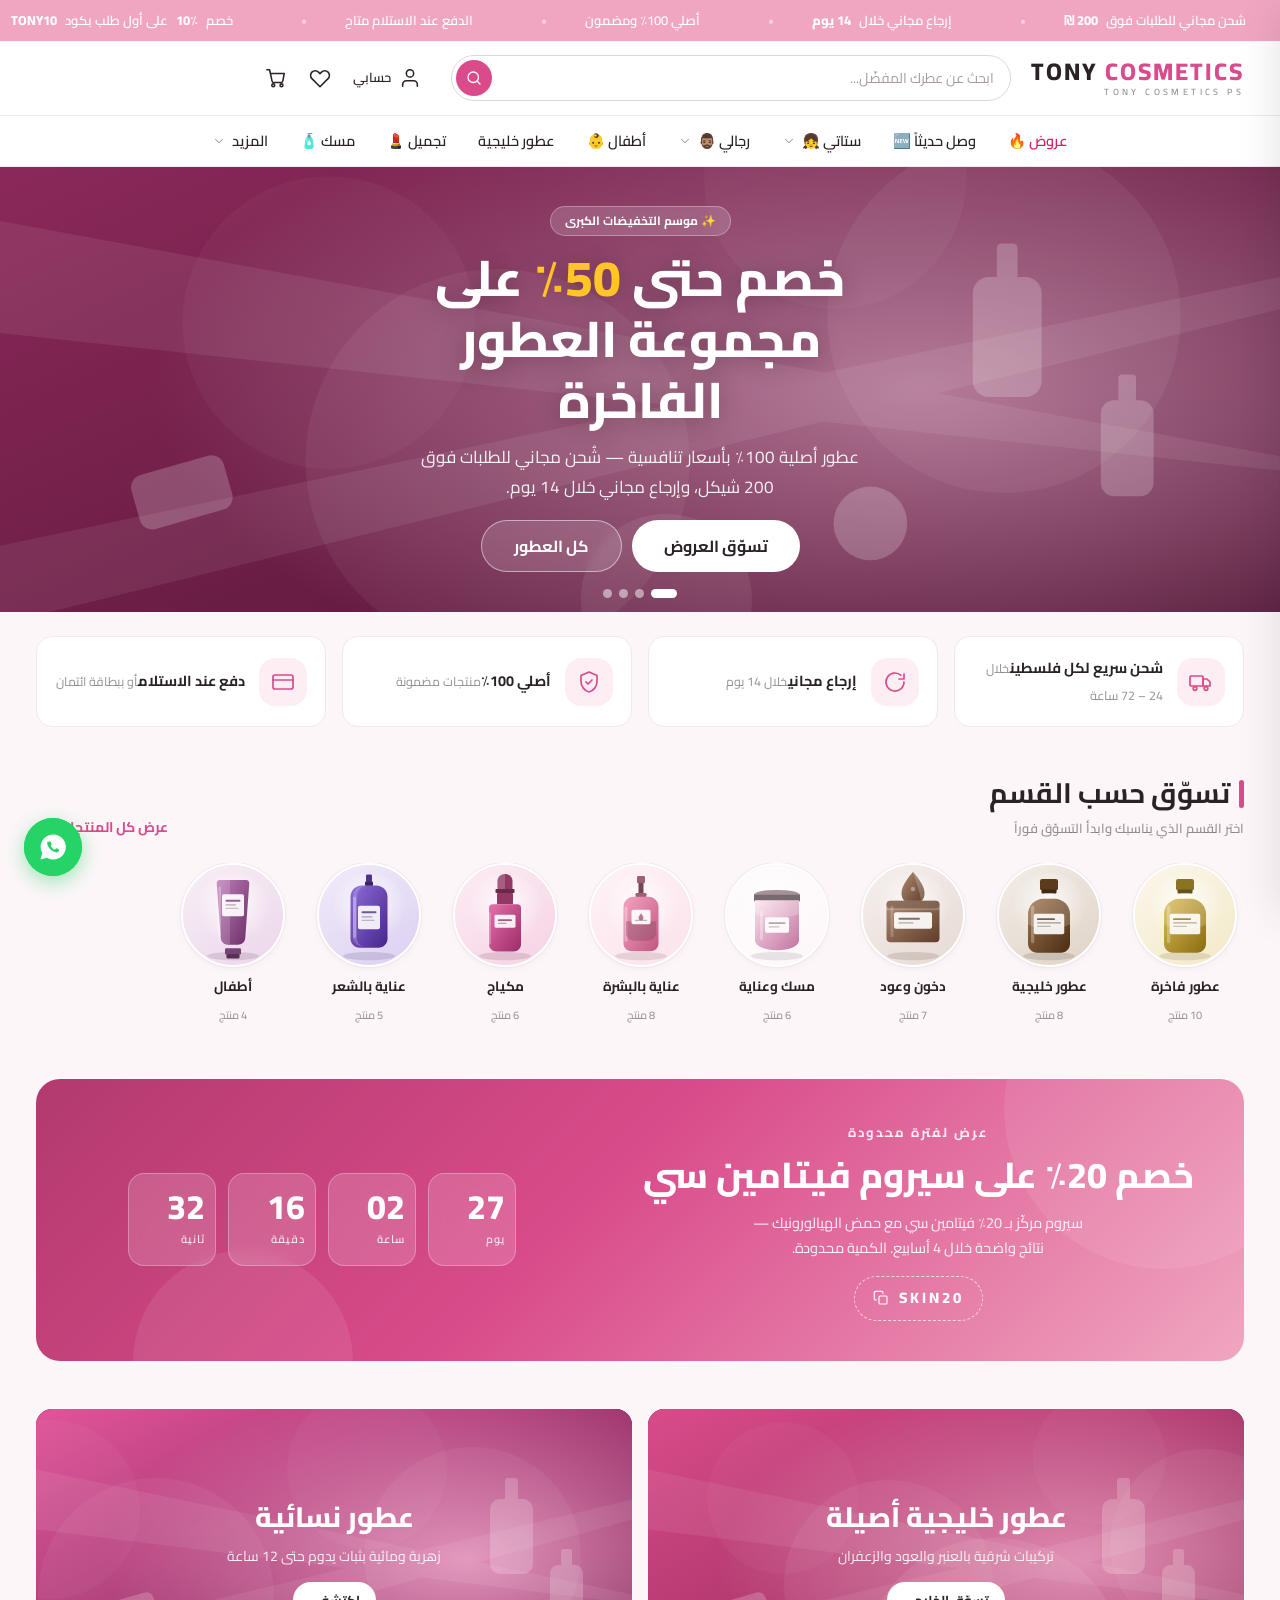
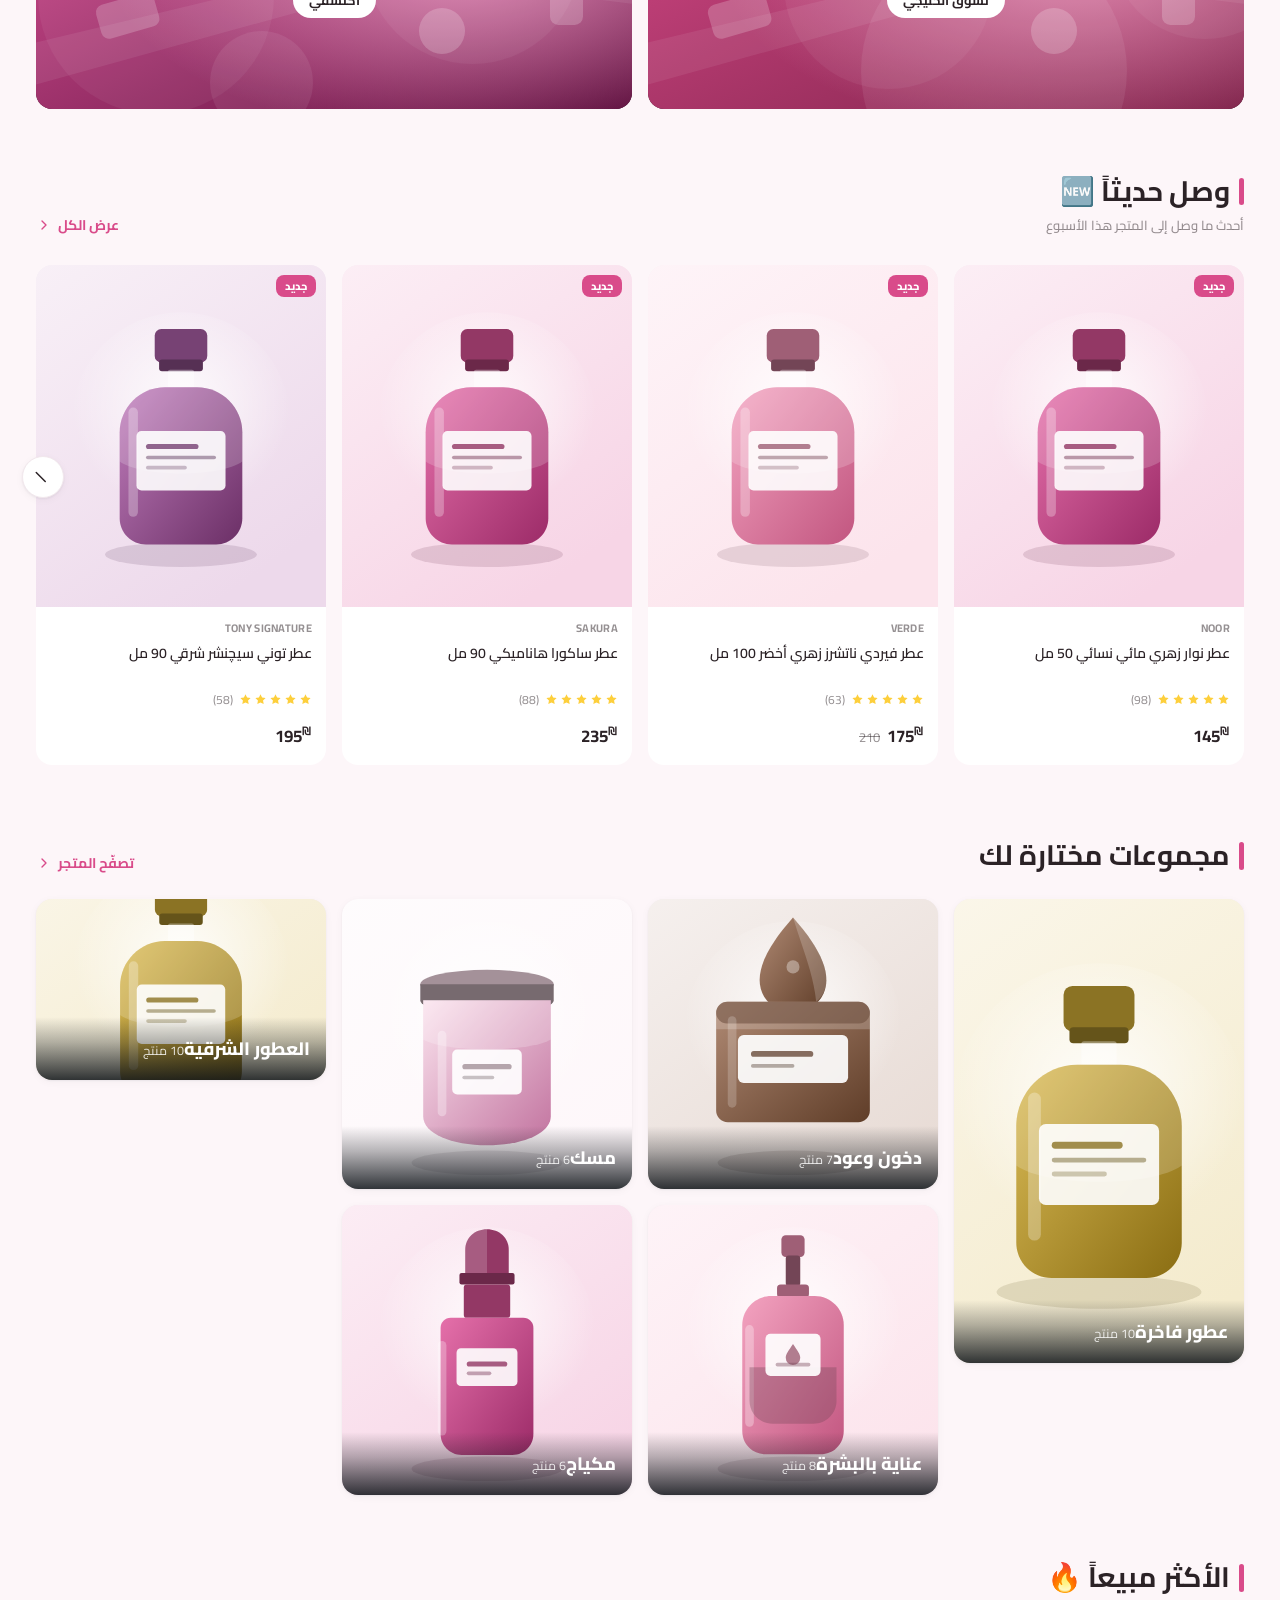
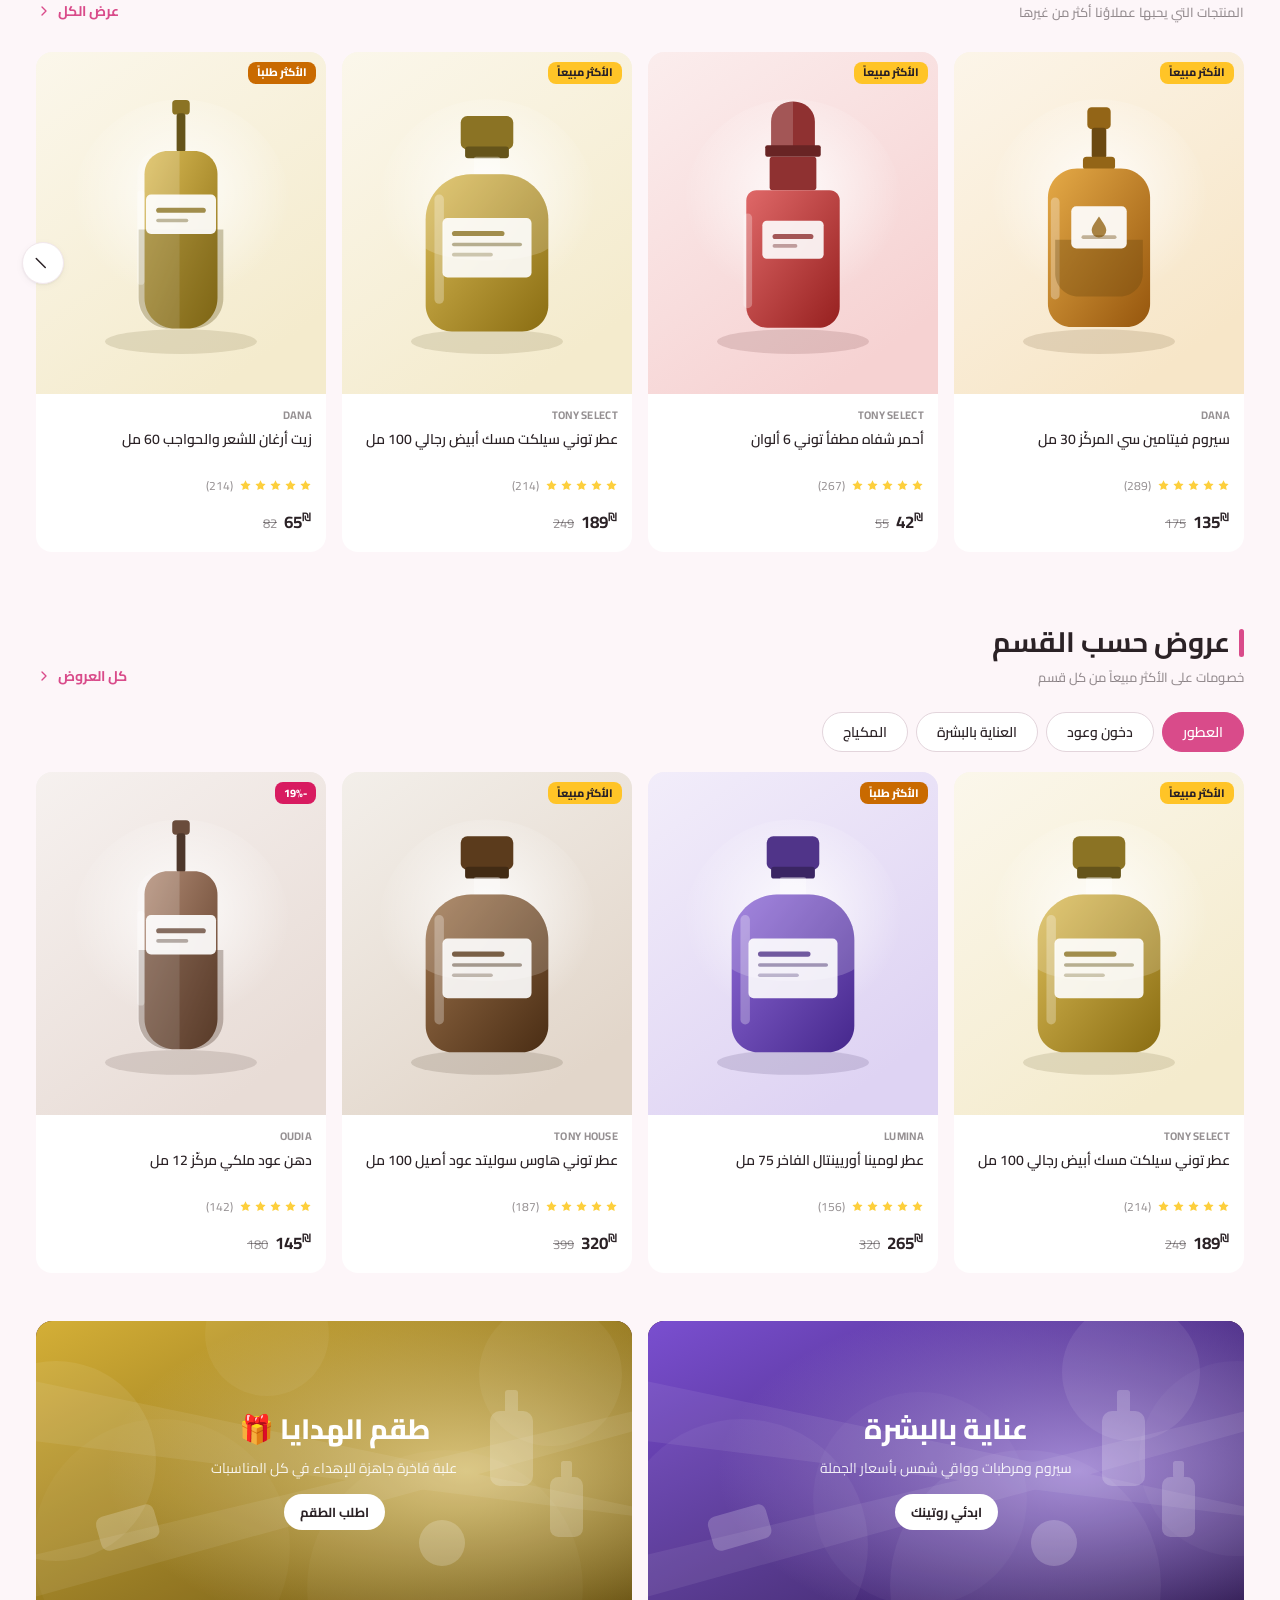
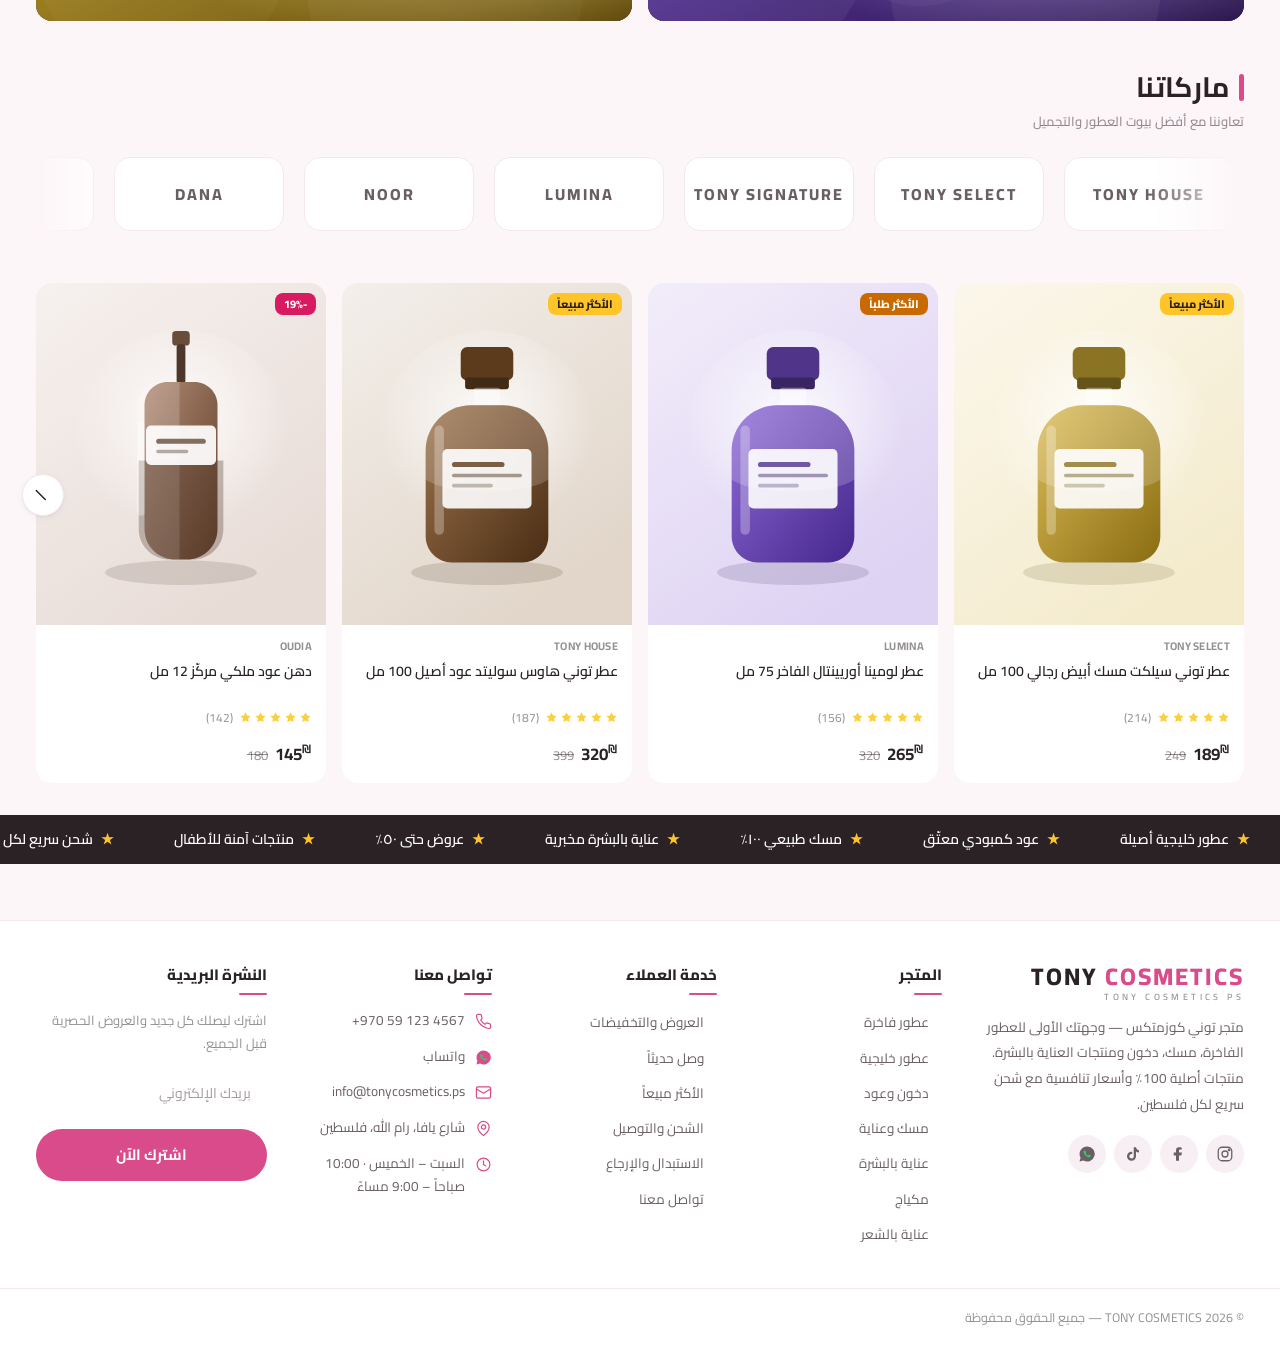
<file: index.html>
<!DOCTYPE html>
<html lang="ar" dir="rtl">
<head>
<meta charset="utf-8">
<meta name="viewport" content="width=device-width, initial-scale=1">
<title>تونى كوزمتكس | عطور فاخرة، مسك، دخون ومنتجات عناية — فلسطين</title>
<meta name="description" content="متجر تونى كوزمتكس — عطور فاخرة وخليجية، مسك، دخون وعود، مكياج ومنتجات عناية بالبشرة والشعر. منتجات أصلية 100٪، شحن سريع لكل فلسطين.">
<meta name="theme-color" content="#d94b8a">
<link rel="canonical" href="index.html">

<meta property="og:site_name" content="Tony Cosmetics">
<meta property="og:type" content="website">
<meta property="og:title" content="تونى كوزمتكس | عطور فاخرة وتجميل">
<meta property="og:description" content="عطور فاخرة وخليجية، مسك، دخون، مكياج وعناية بالبشرة. أصلية 100٪.">
<meta name="twitter:card" content="summary_large_image">

<link rel="icon" href="assets/img/favicon.svg" type="image/svg+xml">
<link rel="apple-touch-icon" href="assets/img/favicon.svg">
<link rel="preconnect" href="https://fonts.googleapis.com">
<link rel="preconnect" href="https://fonts.gstatic.com" crossorigin>
<link rel="stylesheet" href="https://fonts.googleapis.com/css2?family=Cairo:wght@300;400;500;600;700;800&display=swap">
<link rel="stylesheet" href="assets/css/style.css">
</head>
<body>

<div data-tc-header></div>

<main>

  <!-- ============================================================ HERO -->
  <section class="hero" data-hero aria-label="عروض مميزة">
    <div class="hero__track" id="heroTrack" data-hero-track></div>

    <button class="hero__nav hero__nav--prev" data-hero-prev aria-label="السابق">
      <svg viewBox="0 0 24 24" fill="none" stroke="currentColor" stroke-width="2" stroke-linecap="round" stroke-linejoin="round"><path d="M15 18l-6-6 6-6"/></svg>
    </button>
    <button class="hero__nav hero__nav--next" data-hero-next aria-label="التالي">
      <svg viewBox="0 0 24 24" fill="none" stroke="currentColor" stroke-width="2" stroke-linecap="round" stroke-linejoin="round"><path d="M9 18l6-6-6-6"/></svg>
    </button>
    <div class="hero__dots"></div>
  </section>


  <!-- ================================================== TRUST STRIP -->
  <section class="section-sm">
    <div class="container">
      <div class="features" data-trust></div>
    </div>
  </section>


  <!-- ================================================ CATEGORY CIRCLES -->
  <section class="section-sm">
    <div class="container">
      <div class="section-head">
        <div>
          <h2 class="section-head__title h-lg">تسوّق حسب القسم</h2>
          <p class="section-head__sub">اختر القسم الذي يناسبك وابدأ التسوّق فوراً</p>
        </div>
        <a class="section-head__link" href="collection.html?c=all">عرض كل المنتجات
          <svg viewBox="0 0 24 24" fill="none" stroke="currentColor" stroke-width="2" stroke-linecap="round" stroke-linejoin="round"><path d="M9 18l6-6-6-6"/></svg>
        </a>
      </div>
      <div class="cats" data-cats></div>
    </div>
  </section>


  <!-- ============================================ OFFER COUNTDOWN BANNER -->
  <section class="section-sm">
    <div class="container">
      <div class="countdown" data-countdown="2027-01-01T00:00:00">
        <div class="countdown__body">
          <span class="countdown__kicker">عرض لفترة محدودة</span>
          <h2 class="countdown__title">خصم 20٪ على سيروم فيتامين سي</h2>
          <p class="countdown__text">سيروم مركّز بـ 20٪ فيتامين سي مع حمض الهيالورونيك — نتائج واضحة خلال 4 أسابيع. الكمية محدودة.</p>
          <button class="countdown__code" data-copy="SKIN20">
            <span>SKIN20</span>
            <svg viewBox="0 0 24 24" fill="none" stroke="currentColor" stroke-width="1.7" stroke-linecap="round" stroke-linejoin="round"><rect x="9" y="9" width="12" height="12" rx="2"/><path d="M5 15H4a2 2 0 0 1-2-2V4a2 2 0 0 1 2-2h9a2 2 0 0 1 2 2v1"/></svg>
          </button>
        </div>
        <div class="clock">
          <div class="clock__unit"><div class="clock__num" data-cd-d>00</div><div class="clock__lbl">يوم</div></div>
          <div class="clock__unit"><div class="clock__num" data-cd-h>00</div><div class="clock__lbl">ساعة</div></div>
          <div class="clock__unit"><div class="clock__num" data-cd-m>00</div><div class="clock__lbl">دقيقة</div></div>
          <div class="clock__unit"><div class="clock__num" data-cd-s>00</div><div class="clock__lbl">ثانية</div></div>
        </div>
      </div>
    </div>
  </section>


  <!-- ================================================ BANNER GRID 01 -->
  <section class="section-sm">
    <div class="container">
      <div class="banner-grid" data-banners="1"></div>
    </div>
  </section>


  <!-- ================================================ NEW ARRIVALS -->
  <section class="section">
    <div class="container">
      <div class="section-head">
        <div>
          <h2 class="section-head__title h-lg">وصل حديثاً 🆕</h2>
          <p class="section-head__sub">أحدث ما وصل إلى المتجر هذا الأسبوع</p>
        </div>
        <a class="section-head__link" href="collection.html?c=new-arrivals">عرض الكل
          <svg viewBox="0 0 24 24" fill="none" stroke="currentColor" stroke-width="2" stroke-linecap="round" stroke-linejoin="round"><path d="M9 18l6-6-6-6"/></svg>
        </a>
      </div>
      <div class="scroller" data-scroller>
        <div class="scroller__track" data-list="new-arrivals" data-limit="8"></div>
        <button class="scroller__nav scroller__nav--prev" aria-label="السابق">
          <svg viewBox="0 0 24 24" fill="none" stroke="currentColor" stroke-width="2" stroke-linecap="round" stroke-linejoin="round"><path d="M9 18l6-6-6-6"/></svg>
        </button>
        <button class="scroller__nav scroller__nav--next" aria-label="التالي">
          <svg viewBox="0 0 24 24" fill="none" stroke="currentColor" stroke-width="2" stroke-linecap="round" stroke-linejoin="round"><path d="M15 18l-6-6-6-6"/></svg>
        </button>
      </div>
    </div>
  </section>


  <!-- ============================================ CATEGORY TILES 01 -->
  <section class="section-sm">
    <div class="container">
      <div class="section-head">
        <div>
          <h2 class="section-head__title h-lg">مجموعات مختارة لك</h2>
        </div>
        <a class="section-head__link" href="collection.html?c=all">تصفّح المتجر
          <svg viewBox="0 0 24 24" fill="none" stroke="currentColor" stroke-width="2" stroke-linecap="round" stroke-linejoin="round"><path d="M9 18l6-6-6-6"/></svg>
        </a>
      </div>
      <div class="tiles" data-tiles></div>
    </div>
  </section>


  <!-- ================================================ BEST SELLERS -->
  <section class="section">
    <div class="container">
      <div class="section-head">
        <div>
          <h2 class="section-head__title h-lg">الأكثر مبيعاً 🔥</h2>
          <p class="section-head__sub">المنتجات التي يحبها عملاؤنا أكثر من غيرها</p>
        </div>
        <a class="section-head__link" href="collection.html?c=best-sellers">عرض الكل
          <svg viewBox="0 0 24 24" fill="none" stroke="currentColor" stroke-width="2" stroke-linecap="round" stroke-linejoin="round"><path d="M9 18l6-6-6-6"/></svg>
        </a>
      </div>
      <div class="scroller" data-scroller>
        <div class="scroller__track" data-list="best-sellers" data-limit="8"></div>
        <button class="scroller__nav scroller__nav--prev" aria-label="السابق">
          <svg viewBox="0 0 24 24" fill="none" stroke="currentColor" stroke-width="2" stroke-linecap="round" stroke-linejoin="round"><path d="M9 18l6-6-6-6"/></svg>
        </button>
        <button class="scroller__nav scroller__nav--next" aria-label="التالي">
          <svg viewBox="0 0 24 24" fill="none" stroke="currentColor" stroke-width="2" stroke-linecap="round" stroke-linejoin="round"><path d="M15 18l-6-6-6-6"/></svg>
        </button>
      </div>
    </div>
  </section>


  <!-- ================================================ OFFER TABS -->
  <section class="section-sm">
    <div class="container">
      <div data-tabs>
        <div class="section-head">
          <div>
            <h2 class="section-head__title h-lg">عروض حسب القسم</h2>
            <p class="section-head__sub">خصومات على الأكثر مبيعاً من كل قسم</p>
          </div>
          <a class="section-head__link" href="collection.html?c=offers">كل العروض
            <svg viewBox="0 0 24 24" fill="none" stroke="currentColor" stroke-width="2" stroke-linecap="round" stroke-linejoin="round"><path d="M9 18l6-6-6-6"/></svg>
          </a>
        </div>
        <div class="tabs" style="margin-bottom:20px">
          <button class="tab is-active" data-tab="perfumes">العطور</button>
          <button class="tab" data-tab="oud">دخون وعود</button>
          <button class="tab" data-tab="skincare">العناية بالبشرة</button>
          <button class="tab" data-tab="makeup">المكياج</button>
        </div>
        <div data-tab-panel="perfumes" class="tab-panel is-active">
          <div class="p-grid" data-sale-group="luxury-perfumes,gulf-perfumes" data-limit="4"></div>
        </div>
        <div data-tab-panel="oud" class="tab-panel">
          <div class="p-grid" data-sale-group="oud-incense,musk-care" data-limit="4"></div>
        </div>
        <div data-tab-panel="skincare" class="tab-panel">
          <div class="p-grid" data-sale-group="skincare,haircare" data-limit="4"></div>
        </div>
        <div data-tab-panel="makeup" class="tab-panel">
          <div class="p-grid" data-sale-group="makeup,kids" data-limit="4"></div>
        </div>
      </div>
    </div>
  </section>


  <!-- ================================================ BANNER GRID 02 -->
  <section class="section-sm">
    <div class="container">
      <div class="banner-grid" data-banners="2"></div>
    </div>
  </section>


  <!-- ================================================ BRANDS -->
  <section class="section-sm">
    <div class="container">
      <div class="section-head">
        <div>
          <h2 class="section-head__title h-lg">ماركاتنا</h2>
          <p class="section-head__sub">تعاوننا مع أفضل بيوت العطور والتجميل</p>
        </div>
      </div>
      <div class="brands"><div class="brands__track" data-brands></div></div>
    </div>
  </section>


  <!-- ================================================ OFFERS STRIP -->
  <section class="section-sm">
    <div class="container">
      <div class="scroller" data-scroller>
        <div class="scroller__track" data-list="offers" data-limit="8"></div>
        <button class="scroller__nav scroller__nav--prev" aria-label="السابق">
          <svg viewBox="0 0 24 24" fill="none" stroke="currentColor" stroke-width="2" stroke-linecap="round" stroke-linejoin="round"><path d="M9 18l6-6-6-6"/></svg>
        </button>
        <button class="scroller__nav scroller__nav--next" aria-label="التالي">
          <svg viewBox="0 0 24 24" fill="none" stroke="currentColor" stroke-width="2" stroke-linecap="round" stroke-linejoin="round"><path d="M15 18l-6-6-6-6"/></svg>
        </button>
      </div>
    </div>
  </section>


  <!-- ================================================ TICKER -->
  <section>
    <div class="ticker">
      <div class="ticker__track" data-ticker></div>
    </div>
  </section>

</main>

<div data-tc-footer></div>

<script src="assets/js/art.js"></script>
<script src="assets/js/config.js"></script>
<script src="assets/js/data.js"></script>
<script src="assets/js/content.local.js"></script>
<script src="assets/js/store.js"></script>
<script src="assets/js/app.js"></script>
<script src="assets/js/home.js"></script>
</body>
</html>
</file>
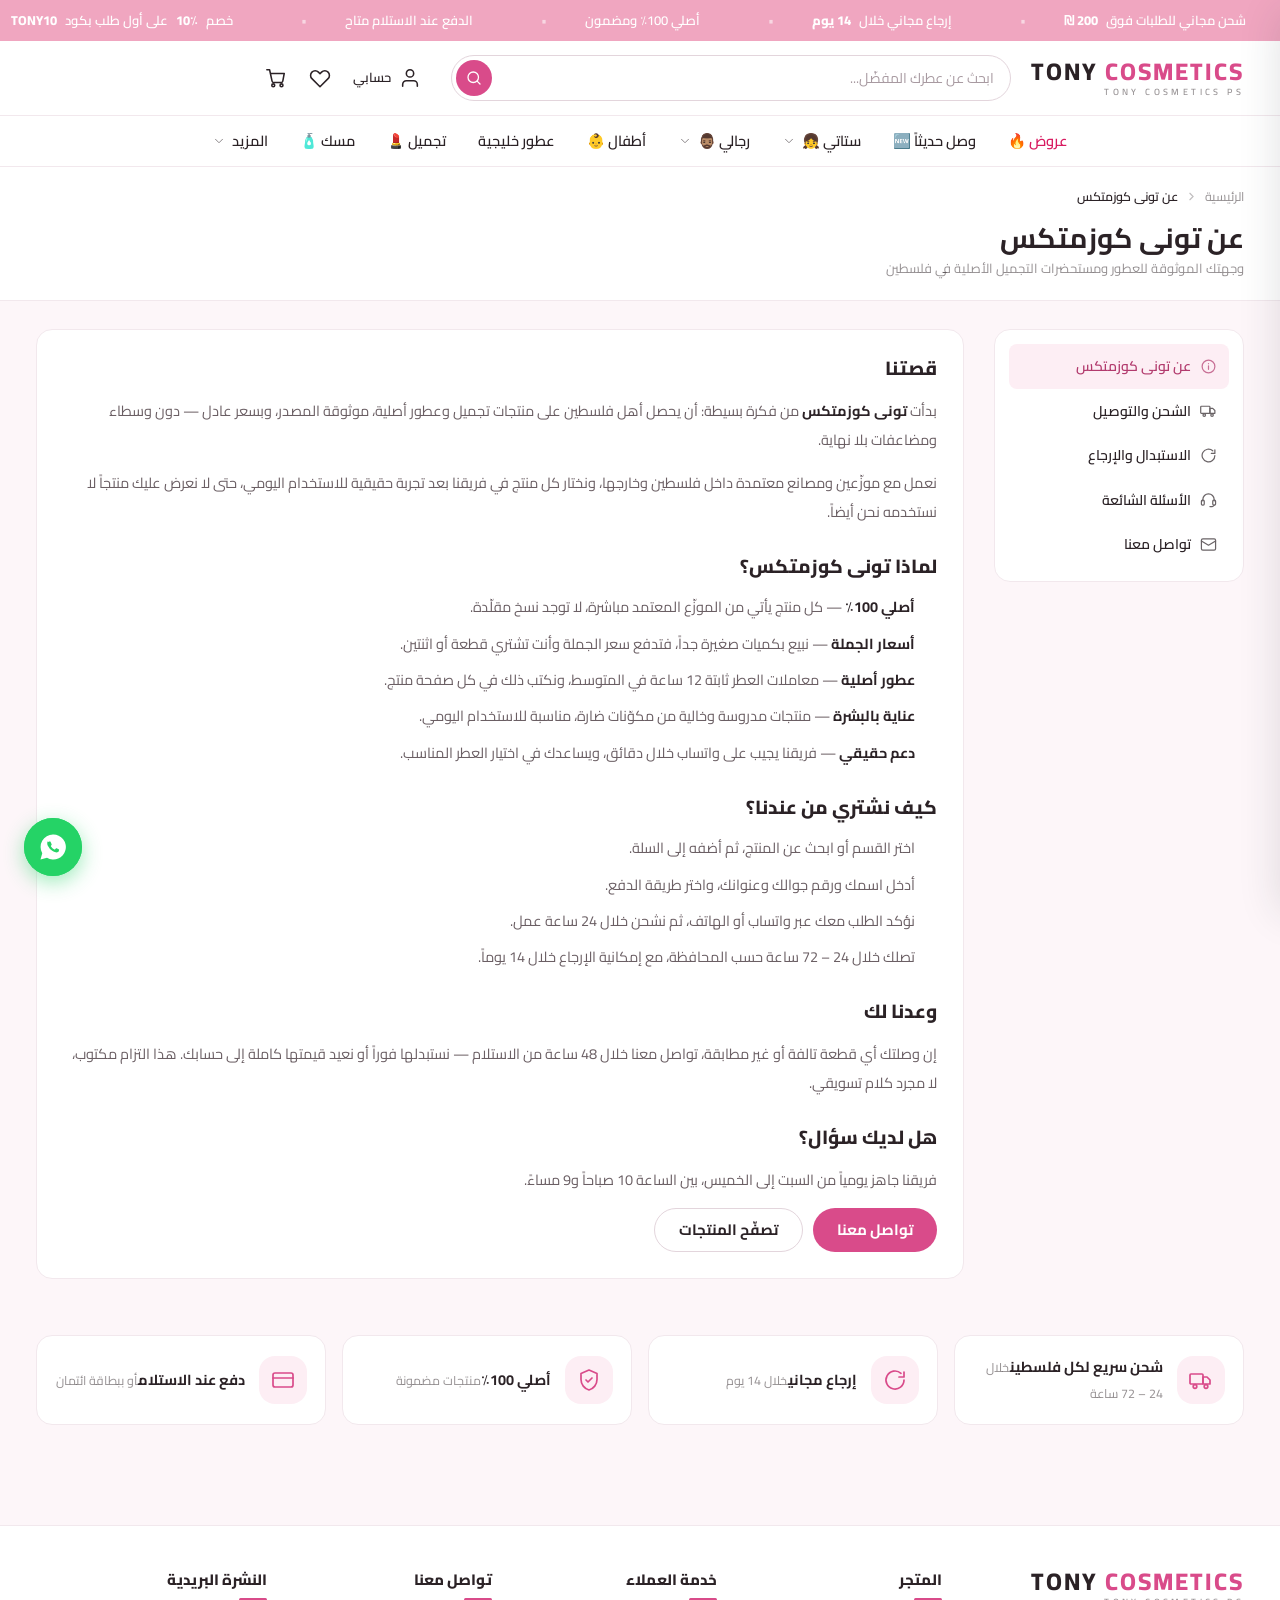
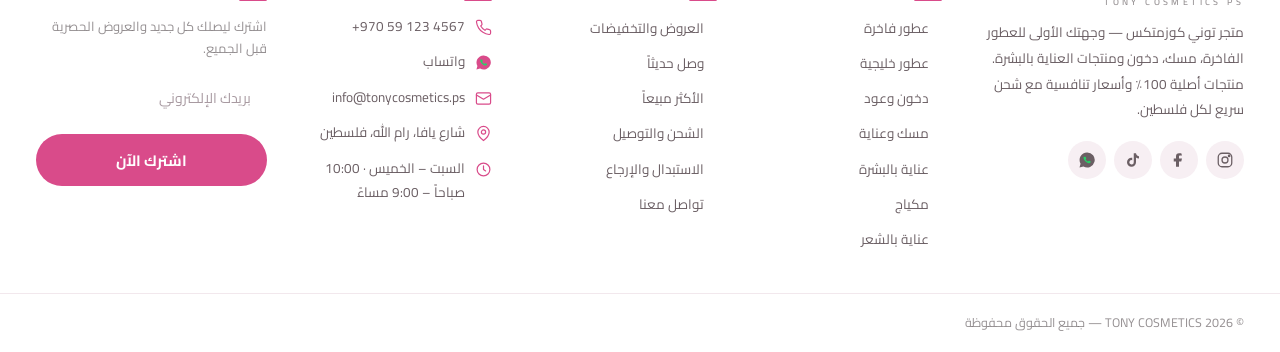
<file: about.html>
<!DOCTYPE html>
<html lang="ar" dir="rtl">
<head>
<meta charset="utf-8">
<meta name="viewport" content="width=device-width, initial-scale=1">
<title>عن تونى كوزمتكس | Tony Cosmetics</title>
<meta name="description" content="قصة تونى كوزمتكس — وجهتك الموثوقة للعطور ومستحضرات التجميل الأصلية في فلسطين.">
<meta name="theme-color" content="#d94b8a">
<link rel="icon" href="assets/img/favicon.svg" type="image/svg+xml">
<link rel="preconnect" href="https://fonts.googleapis.com">
<link rel="preconnect" href="https://fonts.gstatic.com" crossorigin>
<link rel="stylesheet" href="https://fonts.googleapis.com/css2?family=Cairo:wght@300;400;500;600;700;800&display=swap">
<link rel="stylesheet" href="assets/css/style.css">
</head>
<body>

<div data-tc-header></div>

<main data-page-body="about"></main>

<div data-tc-footer></div>

<script src="assets/js/art.js"></script>
<script src="assets/js/config.js"></script>
<script src="assets/js/data.js"></script>
<script src="assets/js/content.local.js"></script>
<script src="assets/js/store.js"></script>
<script src="assets/js/app.js"></script>
<script src="assets/js/info.js"></script>
<script>
  (function () {
    var TC = window.TC;
    var wrap = document.querySelector('[data-features]');
    if (wrap) {
      wrap.innerHTML = [
        { i: 'shield', t: 'أصلي 100٪', s: 'من الموزّع المعتمد' },
        { i: 'truck',  t: 'شحن سريع',   s: 'خلال 24 – 72 ساعة' },
        { i: 'refresh',t: 'إرجاع مجاني', s: 'خلال 14 يوم' },
        { i: 'headset',t: 'دعم واتساب',  s: 'رد خلال دقائق' }
      ].map(function (f) {
        return '<div class="feature"><span class="feature__icon">' + TC.icon(f.i) + '</span>' +
          '<span><span class="feature__title">' + f.t + '</span>' +
          '<span class="feature__text">' + f.s + '</span></span></div>';
      }).join('');
    }
  })();
</script>
</body>
</html>
</file>
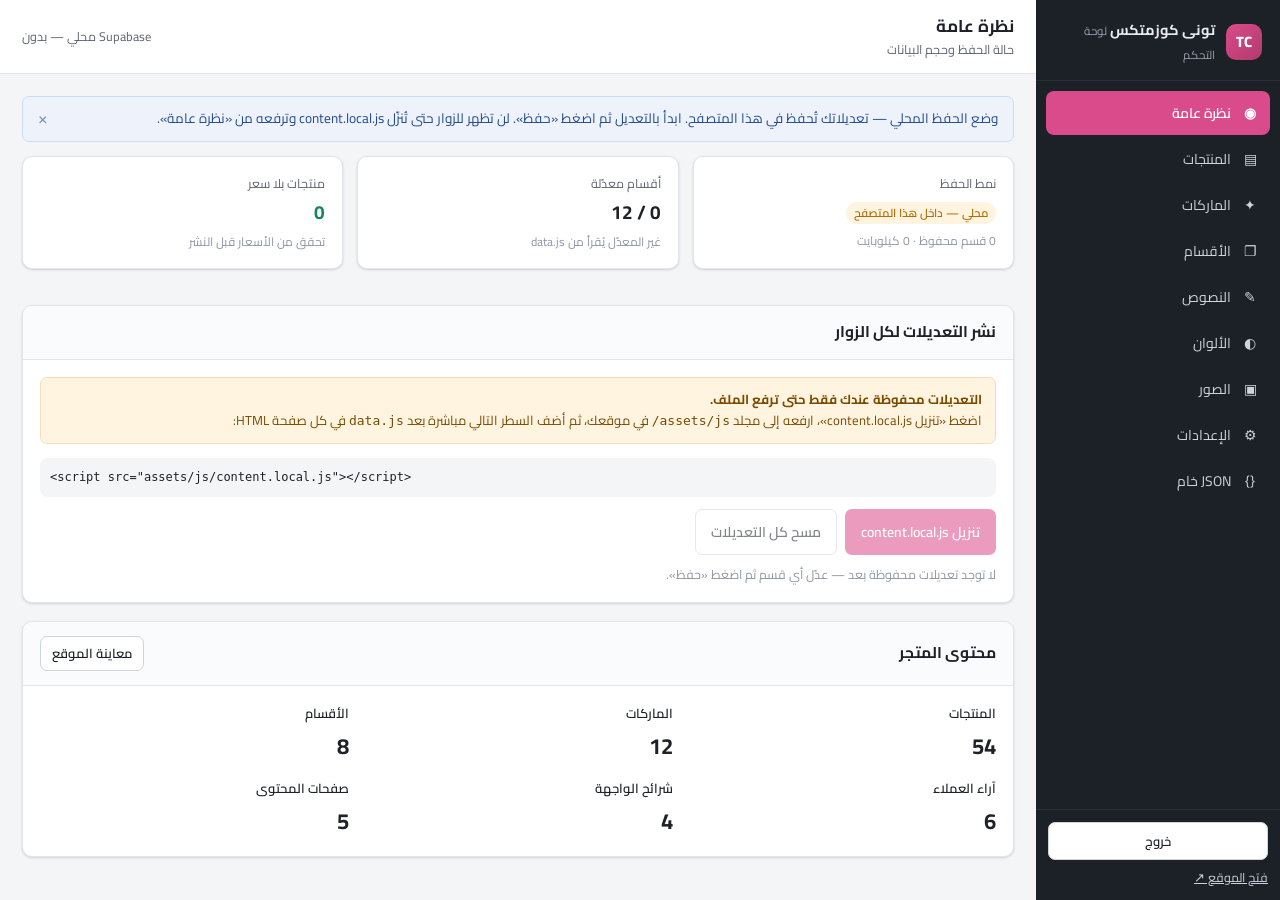
<file: admin.html>
<!doctype html>
<html lang="ar" dir="rtl">
<head>
<meta charset="utf-8">
<meta name="viewport" content="width=device-width, initial-scale=1">
<meta name="robots" content="noindex, nofollow">
<title>لوحة التحكم — تونى كوزمتكس</title>
<meta name="theme-color" content="#1c2027">
<link rel="icon" href="assets/img/favicon.svg" type="image/svg+xml">
<link rel="preconnect" href="https://fonts.googleapis.com">
<link rel="preconnect" href="https://fonts.gstatic.com" crossorigin>
<link href="https://fonts.googleapis.com/css2?family=Cairo:wght@400;600;700&display=swap" rel="stylesheet">
<link rel="stylesheet" href="assets/css/admin.css">
</head>
<body>

<!-- ================================================================ الدخول -->
<div class="login" id="login">
  <form class="login__card" id="lgForm" autocomplete="on">
    <div class="login__logo">TC</div>
    <h1 class="login__title">لوحة التحكم</h1>
    <p class="login__sub" id="lgSub">سجّل الدخول بالبريد الإداري المسجّل في Supabase</p>

    <div class="login__err" id="lgErr" style="display:none"></div>

    <div class="f">
      <label class="f__label" for="lgEmail">البريد الإلكتروني</label>
      <input class="inp" id="lgEmail" type="email" name="email" autocomplete="username" dir="ltr">
    </div>
    <div class="f">
      <label class="f__label" for="lgPass">كلمة المرور</label>
      <input class="inp" id="lgPass" type="password" name="password" autocomplete="current-password" dir="ltr">
    </div>
    <button class="btn btn--block" id="lgBtn" type="submit">دخول</button>

    <p class="login__note">
      الحساب لازم يكون موجود في Authentication &rarr; Users داخل Supabase،
      وفي نفس الوقت مُسجّل في جدول <code>admin_accounts</code>.<br>
      لو نسيت كلمة المرور، أضف المستخدم من Supabase ثم اضبط كلمة مرور جديدة هناك.
    </p>
  </form>
</div>

<!-- ============================================================== التطبيق -->
<div class="app" id="app">

  <aside class="side">
    <div class="side__brand">
      <span class="side__mark">TC</span>
      <span>
        <span class="side__name">تونى كوزمتكس</span>
        <span class="side__sub">لوحة التحكم</span>
      </span>
      <button class="side__close" type="button" aria-label="إغلاق">&times;</button>
    </div>
    <nav class="side__nav" id="sideNav"></nav>
    <div class="side__foot">
      <button class="btn btn--ghost btn--sm btn--block" id="logout" style="margin-bottom:8px">خروج</button>
      <a href="index.html" target="_blank" rel="noopener">فتح الموقع ↗</a>
    </div>
  </aside>
  <div class="scrim"></div>

  <div class="main">
    <header class="top">
      <button class="btn btn--ghost btn--sm burger" type="button" aria-label="القائمة">☰</button>
      <div>
        <h1 class="top__title" id="tTitle">لوحة التحكم</h1>
        <p class="top__sub" id="tSub"></p>
      </div>
      <div class="top__spacer"></div>
      <span class="top__who" id="whoami" dir="ltr"></span>
    </header>

    <div class="body">
      <div id="barHost"></div>
      <div id="body"><div class="panel" id="panel"></div></div>
    </div>
  </div>
</div>

<div class="toast-host"></div>

<!-- ==========================================================================
     ترتيب السكربتات مهم:
       art.js   — مولّد الصور (يحتاجه عرض المنتجات في اللوحة)
       config.js — إعدادات Supabase
       data.js   — المحتوى الافتراضي الذي نعدّل عليه
       store.js  — طبقة القراءة/الكتابة
       admin.js  — منطق اللوحة
     لا نحتاج app.js هنا.
     ========================================================================== -->
<script src="assets/js/art.js"></script>
<script src="assets/js/config.js"></script>
<script src="assets/js/data.js"></script>
<script src="assets/js/content.local.js"></script>
<script src="assets/js/store.js"></script>
<script src="assets/js/admin.js"></script>
</body>
</html>
</file>
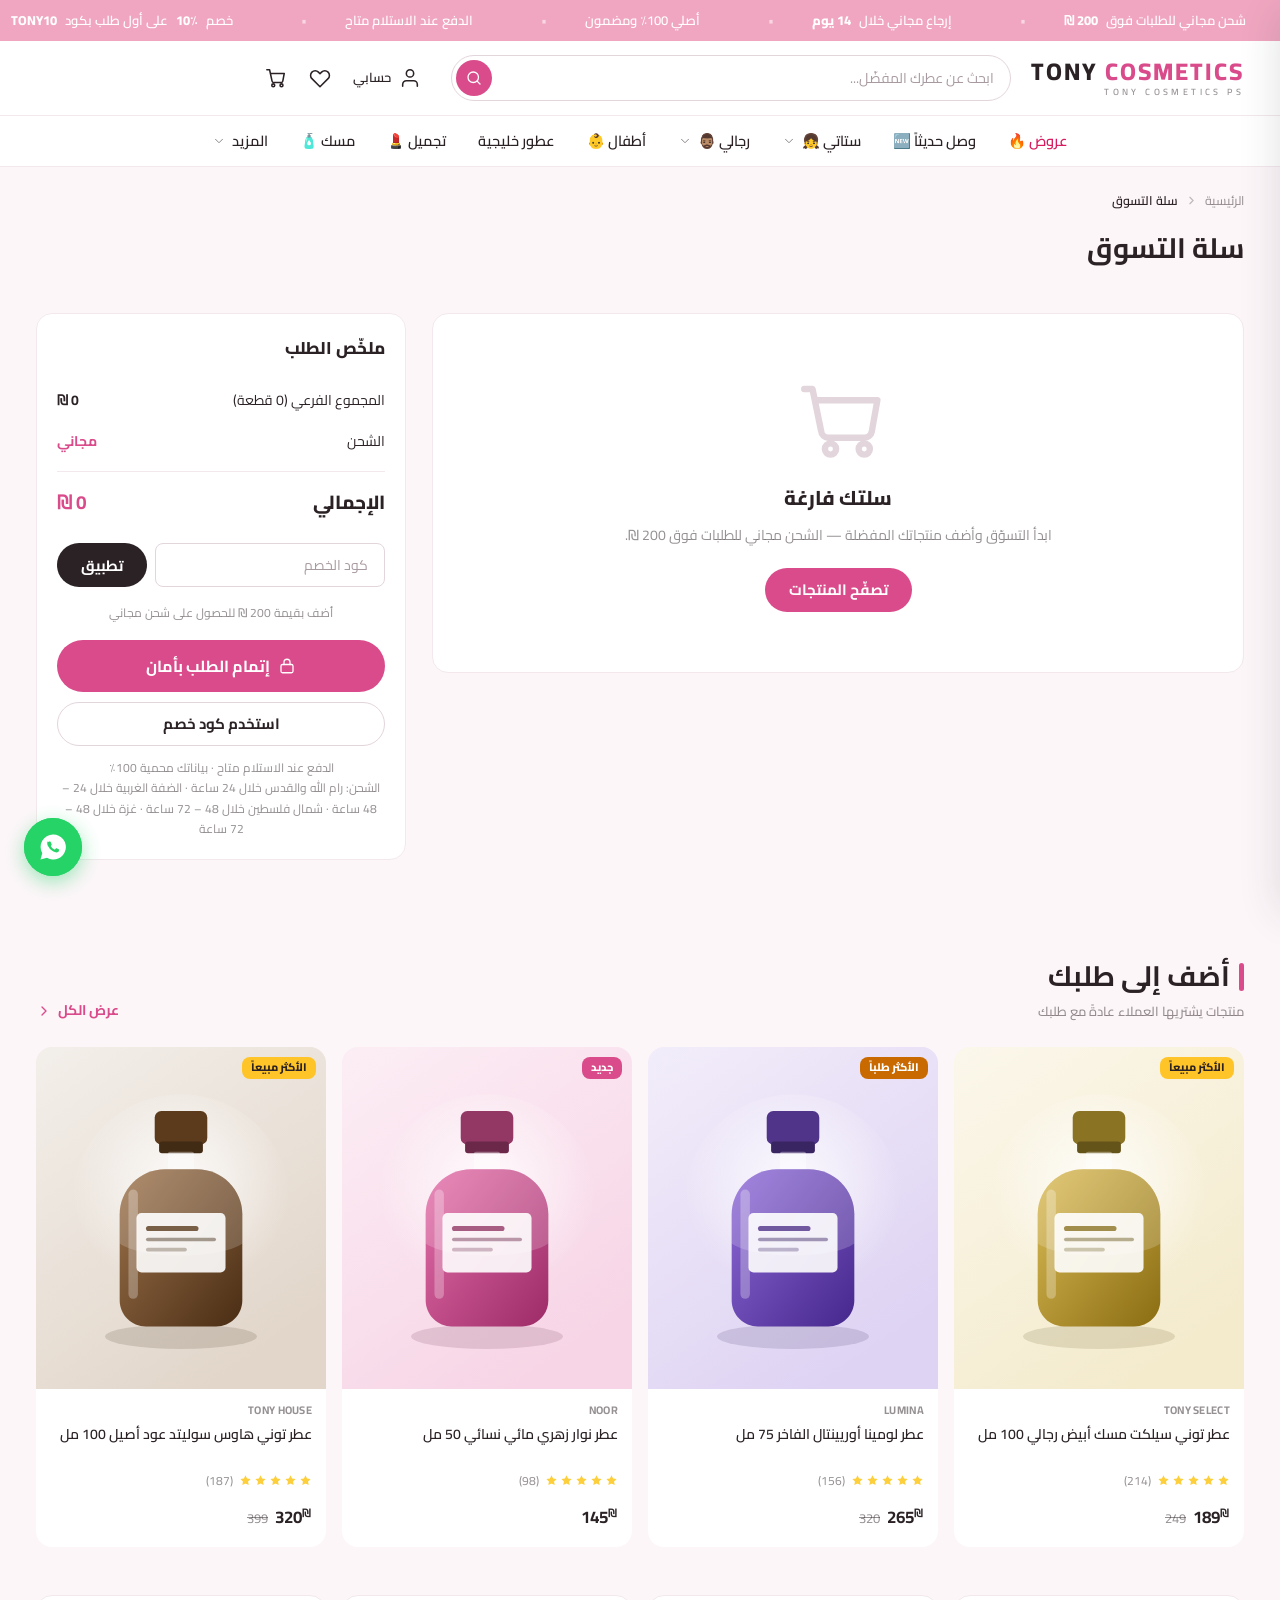
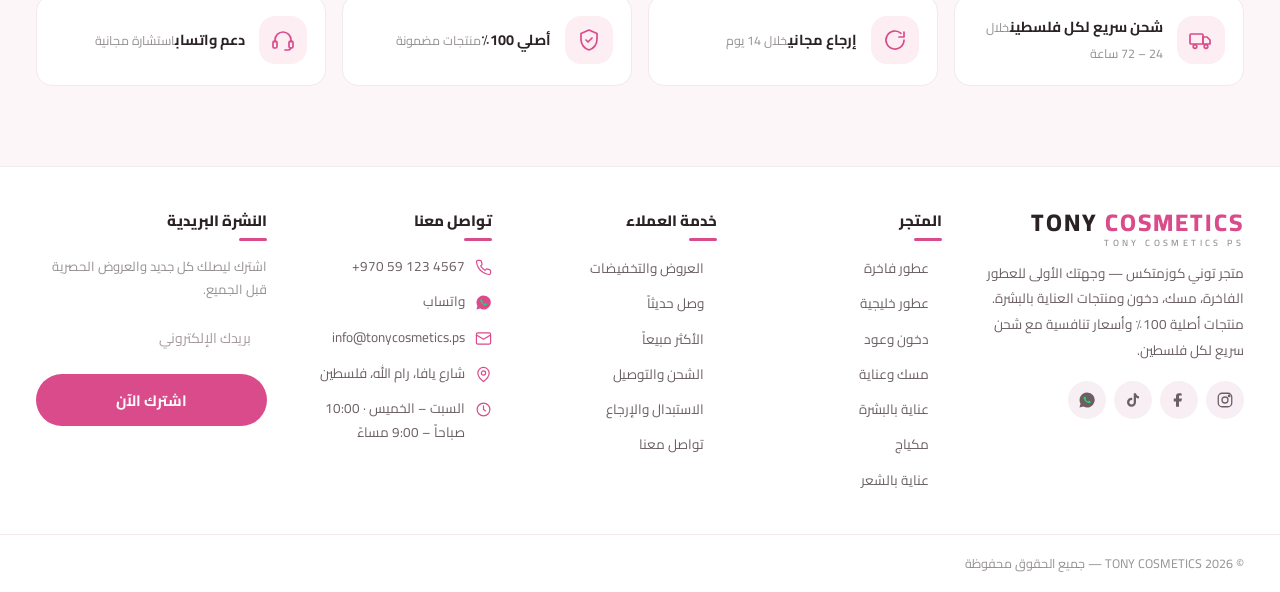
<file: cart.html>
<!DOCTYPE html>
<html lang="ar" dir="rtl">
<head>
<meta charset="utf-8">
<meta name="viewport" content="width=device-width, initial-scale=1">
<title>سلة التسوق | تونى كوزمتكس</title>
<meta name="description" content="راجع منتجاتك في السلة قبل إتمام الطلب.">
<meta name="theme-color" content="#d94b8a">
<link rel="icon" href="assets/img/favicon.svg" type="image/svg+xml">
<link rel="preconnect" href="https://fonts.googleapis.com">
<link rel="preconnect" href="https://fonts.gstatic.com" crossorigin>
<link rel="stylesheet" href="https://fonts.googleapis.com/css2?family=Cairo:wght@300;400;500;600;700;800&display=swap">
<link rel="stylesheet" href="assets/css/style.css">
</head>
<body>

<div data-tc-header></div>

<main class="section-sm">
  <div class="container">
    <nav class="crumbs" aria-label="مسار التصفح" style="margin-bottom:18px">
      <a href="index.html">الرئيسية</a>
      <svg viewBox="0 0 24 24" fill="none" stroke="currentColor" stroke-width="2" stroke-linecap="round"><path d="M9 18l6-6-6-6"/></svg>
      <span class="crumbs__now">سلة التسوق</span>
    </nav>

    <h1 class="h-lg" style="margin-bottom:20px">سلة التسوق <span class="muted" data-head-count></span></h1>

    <div class="cart-page" data-cart-root>
      <section class="cart-page__items" data-items></section>
      <aside class="cart-page__side" data-side></aside>
    </div>
  </div>
</main>

<!-- ============================================ COUPON / CROSS SELL -->
<section class="section-sm" data-cross></section>

<!-- ============================================ TRUST -->
<section class="section-sm">
  <div class="container">
    <div class="features" data-trust></div>
  </div>
</section>

<div data-tc-footer></div>

<script src="assets/js/art.js"></script>
<script src="assets/js/config.js"></script>
<script src="assets/js/data.js"></script>
<script src="assets/js/content.local.js"></script>
<script src="assets/js/store.js"></script>
<script src="assets/js/app.js"></script>
<script src="assets/js/cart.js"></script>
</body>
</html>
</file>
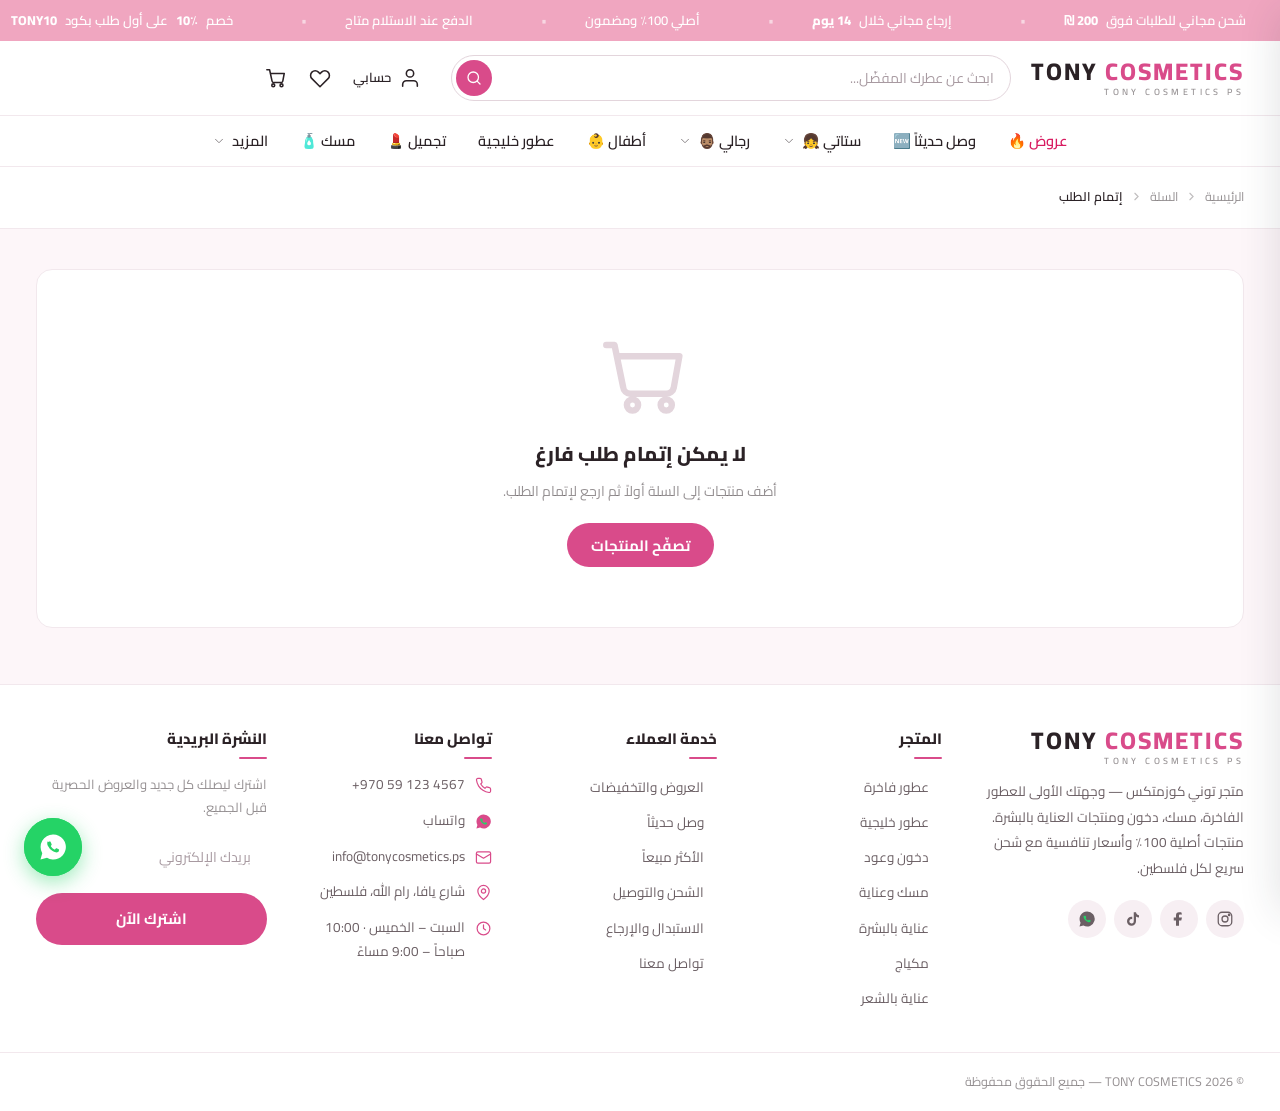
<file: checkout.html>
<!DOCTYPE html>
<html lang="ar" dir="rtl">
<head>
<meta charset="utf-8">
<meta name="viewport" content="width=device-width, initial-scale=1">
<title>إتمام الطلب | تونى كوزمتكس</title>
<meta name="description" content="أكمل طلبك بأمان — الدفع عند الاستلام أو ببطاقة الائتمان.">
<meta name="theme-color" content="#d94b8a">
<link rel="icon" href="assets/img/favicon.svg" type="image/svg+xml">
<link rel="preconnect" href="https://fonts.googleapis.com">
<link rel="preconnect" href="https://fonts.gstatic.com" crossorigin>
<link rel="stylesheet" href="https://fonts.googleapis.com/css2?family=Cairo:wght@300;400;500;600;700;800&display=swap">
<link rel="stylesheet" href="assets/css/style.css">
</head>
<body>

<div data-tc-header></div>

<main>
  <div class="page-head">
    <div class="container">
      <nav class="crumbs" aria-label="مسار التصفح">
        <a href="index.html">الرئيسية</a>
        <svg viewBox="0 0 24 24" fill="none" stroke="currentColor" stroke-width="2" stroke-linecap="round"><path d="M9 18l6-6-6-6"/></svg>
        <a href="cart.html">السلة</a>
        <svg viewBox="0 0 24 24" fill="none" stroke="currentColor" stroke-width="2" stroke-linecap="round"><path d="M9 18l6-6-6-6"/></svg>
        <span class="crumbs__now">إتمام الطلب</span>
      </nav>
    </div>
  </div>

  <div class="container">
    <div data-checkout-root>
      <div class="checkout">
        <form data-order-form novalidate>
          <!-- ================================== 1. contact -->
          <div class="checkout__panel">
            <div class="checkout__step"><span class="checkout__num">1</span><b>معلومات التواصل</b></div>
            <div class="checkout__grid">
              <div class="field">
                <label class="field__label" for="f-name">الاسم الكامل *</label>
                <input class="input" id="f-name" name="name" autocomplete="name" placeholder="مثال: سارة أحمد">
                <span class="checkout__err">اكتب اسمك الكامل (حرفان على الأقل)</span>
              </div>
              <div class="field">
                <label class="field__label" for="f-phone">رقم الجوال *</label>
                <input class="input" id="f-phone" name="phone" type="tel" inputmode="tel" autocomplete="tel" placeholder="059 123 4567">
                <span class="checkout__err">أدخل رقم جوال فلسطيني صحيح (05xxxxxxxx)</span>
              </div>
              <div class="field span-2">
                <label class="field__label" for="f-email">البريد الإلكتروني (اختياري)</label>
                <input class="input" id="f-email" name="email" type="email" autocomplete="email" placeholder="name@example.com">
                <span class="checkout__err">صيغة البريد غير صحيحة</span>
              </div>
            </div>
          </div>

          <!-- ================================== 2. address -->
          <div class="checkout__panel">
            <div class="checkout__step"><span class="checkout__num">2</span><b>عنوان التوصيل</b></div>
            <div class="checkout__grid">
              <div class="field span-2">
                <label class="field__label" for="f-city">المحافظة / المنطقة *</label>
                <select class="select" id="f-city" name="area">
                  <option value="">اختر المحافظة</option>
                  <option value="ramallah">رام الله والقدس — 15 ₪ (خلال 24 ساعة)</option>
                  <option value="center">الضفة الغربية — 20 ₪ (خلال 24 – 48 ساعة)</option>
                  <option value="north">شمال فلسطين — 22 ₪ (خلال 48 – 72 ساعة)</option>
                  <option value="gaza">غزة — 25 ₪ (خلال 48 – 72 ساعة)</option>
                </select>
                <span class="checkout__err">اختر المحافظة</span>
              </div>
              <div class="field span-2">
                <label class="field__label" for="f-addr">العنوان بالتفصيل *</label>
                <input class="input" id="f-addr" name="addr" autocomplete="street-address" placeholder="الحي، الشارع، أقرب معلم، رقم المبنى">
                <span class="checkout__err">اكتب العنوان بالتفصيل (5 أحرف على الأقل)</span>
              </div>
              <div class="field span-2">
                <label class="field__label" for="f-note">ملاحظات للمندوب (اختياري)</label>
                <textarea class="textarea" id="f-note" name="note" placeholder="مثال: اتصل قبل الوصول، الدور الثالث"></textarea>
              </div>
            </div>
          </div>

          <!-- ================================== 3. payment -->
          <div class="checkout__panel">
            <div class="checkout__step"><span class="checkout__num">3</span><b>طريقة الدفع</b></div>

            <label class="pay-opt is-active" data-pay="cod">
              <input type="radio" name="pay" value="cod" checked>
              <span><b>الدفع عند الاستلام</b><span>ادفع نقداً للمندوب عند وصول الطلب</span></span>
              <span class="pay-opt__fees" data-cod-fee>بدون رسوم</span>
            </label>

            <label class="pay-opt" data-pay="card">
              <input type="radio" name="pay" value="card">
              <span><b>بطاقة ائتمان / مدى</b><span>فيزا · ماستركارد · مدى — تحويل آمن 100٪</span></span>
              <span class="pay-opt__fees">بدون رسوم</span>
            </label>

            <div class="note-ok" style="margin-top:12px">
              <svg viewBox="0 0 24 24" fill="none" stroke="currentColor" stroke-width="1.8" stroke-linecap="round" stroke-linejoin="round"><path d="M12 2l8 3.5v6c0 5-3.4 9.2-8 10.5-4.6-1.3-8-5.5-8-10.5v-6z"/><path d="M9 12l2 2 4-4"/></svg>
              <span>لا نطلب أبداً رمز التحقق أو كلمة مرور البطاقة عبر واتساب أو الهاتف. كل بياناتك محمية ومشفّرة.</span>
            </div>
          </div>

          <button class="btn btn--primary btn--lg btn--block" type="submit" data-submit>تأكيد الطلب</button>
          <p class="summary__note" style="margin-top:12px">
            بتأكيدك للطلب فإنك توافق على <a href="returns.html" style="color:var(--tc-brand);font-weight:700">سياسة الإرجاع</a>
            و<a href="shipping.html" style="color:var(--tc-brand);font-weight:700">الشحن والتوصيل</a>.
          </p>
        </form>

        <!-- ================================== summary -->
        <aside>
          <div class="summary" data-side></div>
        </aside>
      </div>
    </div>
  </div>
</main>

<div data-tc-footer></div>

<script src="assets/js/art.js"></script>
<script src="assets/js/config.js"></script>
<script src="assets/js/data.js"></script>
<script src="assets/js/content.local.js"></script>
<script src="assets/js/store.js"></script>
<script src="assets/js/app.js"></script>
<script src="assets/js/checkout.js"></script>
</body>
</html>
</file>
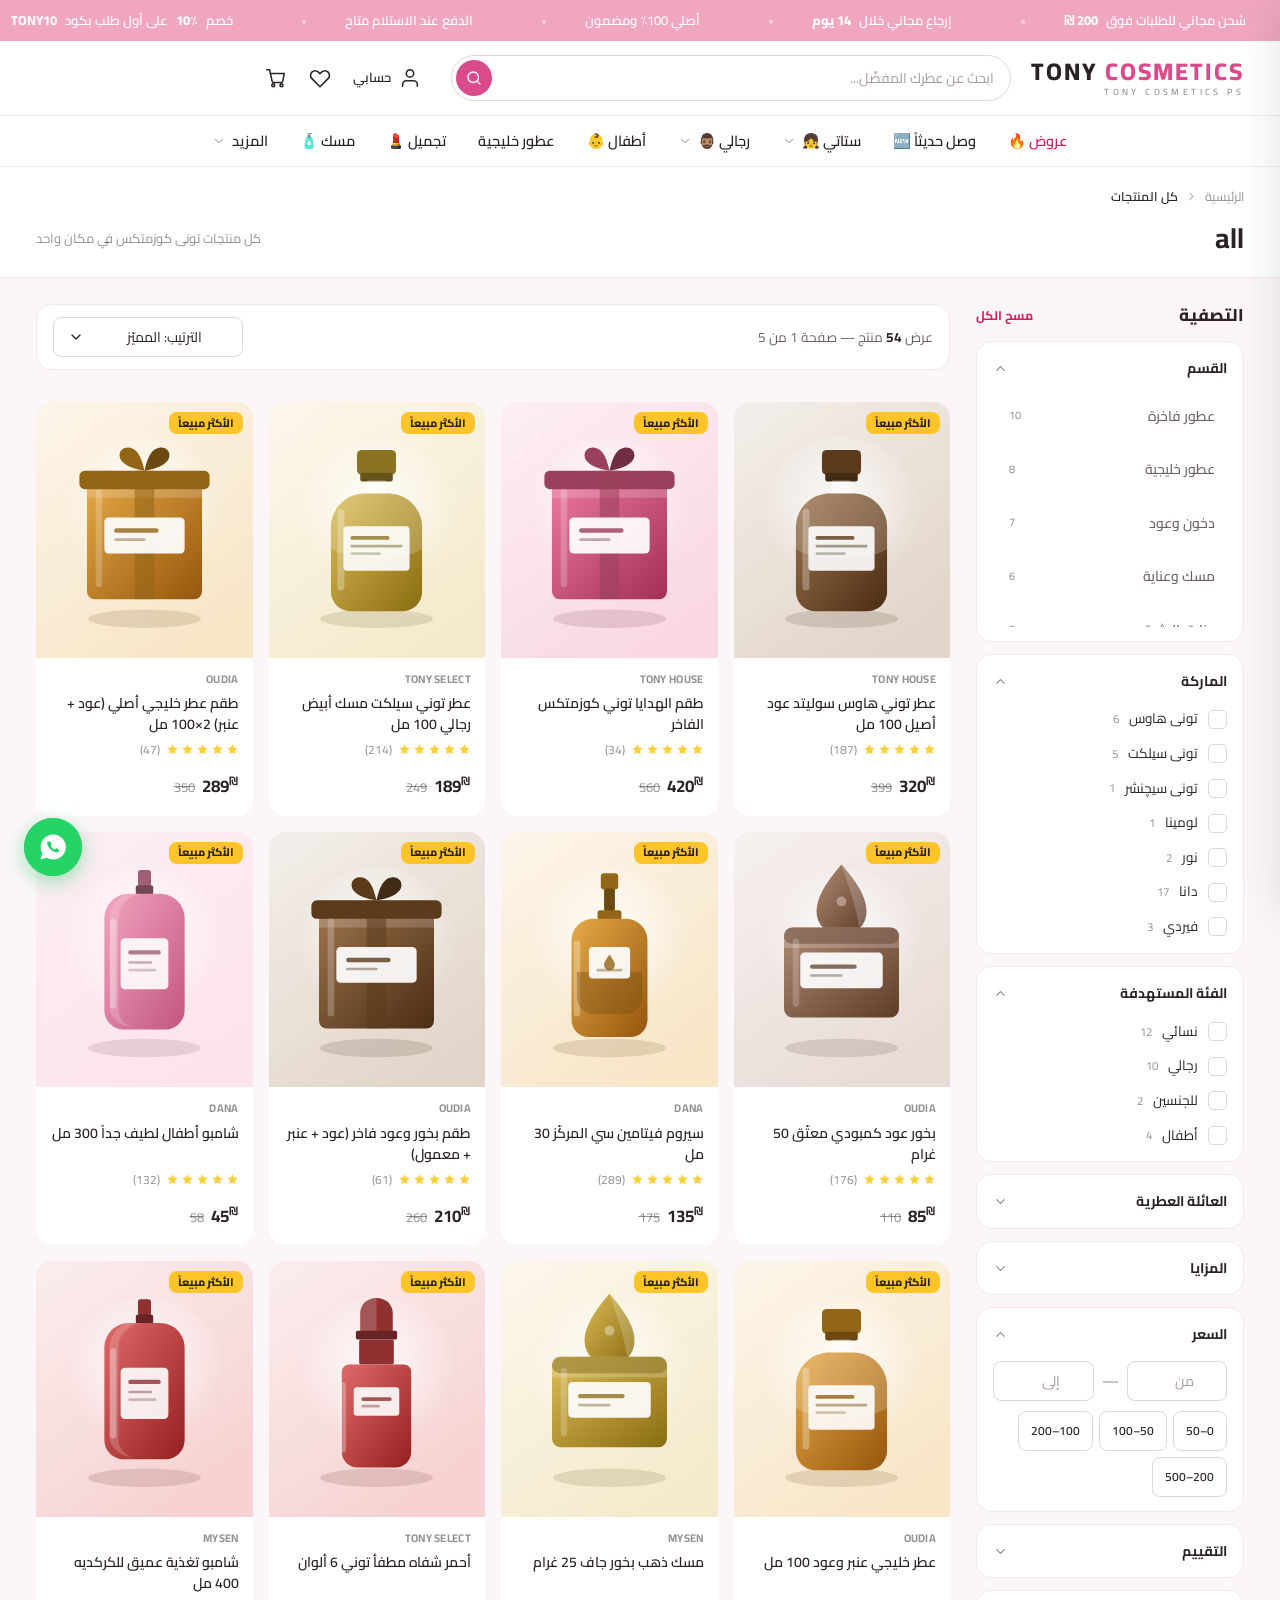
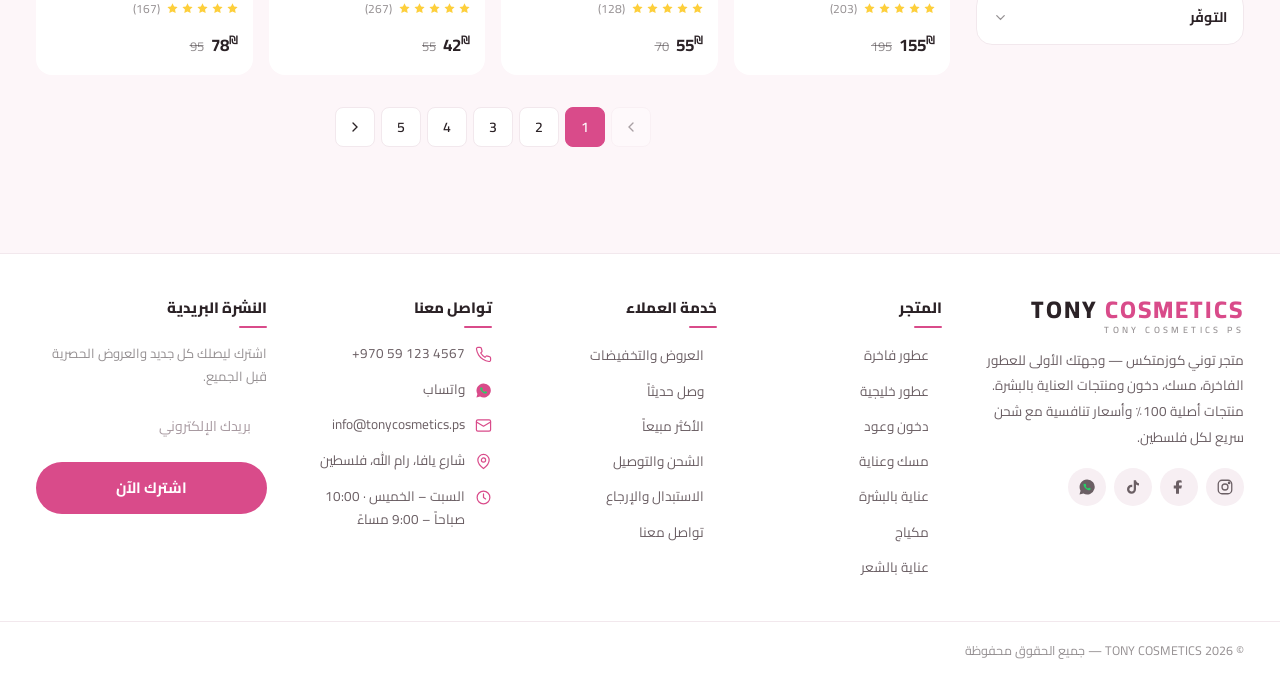
<file: collection.html>
<!DOCTYPE html>
<html lang="ar" dir="rtl">
<head>
<meta charset="utf-8">
<meta name="viewport" content="width=device-width, initial-scale=1">
<title>المنتجات | تونى كوزمتكس</title>
<meta name="description" content="تصفّح كل منتجات تونى كوزمتكس — عطور، مسك، دخون، مكياج وعناية. فلترة متقدمة وترتيب حسب السعر والتقييم.">
<meta name="theme-color" content="#d94b8a">
<link rel="icon" href="assets/img/favicon.svg" type="image/svg+xml">
<link rel="preconnect" href="https://fonts.googleapis.com">
<link rel="preconnect" href="https://fonts.gstatic.com" crossorigin>
<link rel="stylesheet" href="https://fonts.googleapis.com/css2?family=Cairo:wght@300;400;500;600;700;800&display=swap">
<link rel="stylesheet" href="assets/css/style.css">
</head>
<body>

<div data-tc-header></div>

<main>
  <div class="page-head">
    <div class="container">
      <nav class="crumbs" aria-label="مسار التصفح" data-crumbs></nav>
      <div class="row-between" style="margin-top:12px;flex-wrap:wrap;gap:10px">
        <h1 class="h-lg" data-title>كل المنتجات</h1>
        <p class="small muted" data-desc></p>
      </div>
    </div>
  </div>

  <div class="container">
    <div class="shop">

      <!-- ============================================ SIDEBAR FILTERS -->
      <aside class="filters" id="tcFilters" aria-label="تصفية النتائج">
        <div class="filters__head">
          <h2 class="filters__title">التصفية</h2>
          <button class="filters__clear" data-clear-all>مسح الكل</button>
        </div>
        <div data-filter-root></div>
      </aside>

      <!-- ============================================ RESULTS -->
      <section>
        <div class="shop__bar">
          <span class="shop__count" data-count></span>
          <div class="shop__tools">
            <button class="btn btn--light btn--sm filter-btn" data-open-filters>
              <svg viewBox="0 0 24 24" fill="none" stroke="currentColor" stroke-width="1.7" stroke-linecap="round" stroke-linejoin="round"><path d="M3 5h18M6 12h12M10 19h4"/></svg>
              تصفية
            </button>
            <select class="select" data-sort aria-label="ترتيب حسب">
              <option value="featured">الترتيب: المميّز</option>
              <option value="new">الأحدث</option>
              <option value="price-asc">السعر: من الأقل للأعلى</option>
              <option value="price-desc">السعر: من الأعلى للأقل</option>
              <option value="rating">الأعلى تقييماً</option>
              <option value="popular">الأكثر مبيعاً</option>
            </select>
          </div>
        </div>

        <div class="chips" data-chips></div>
        <div class="p-grid" data-results></div>
        <div data-pagination></div>
      </section>

    </div>
  </div>

  <!-- ============================================ MOBILE FILTER DRAWER -->
  <div class="filters-drawer" id="tcFilterDrawer" aria-label="التصفية">
    <div class="drawer__head">
      <span class="drawer__title">
        <svg viewBox="0 0 24 24" fill="none" stroke="currentColor" stroke-width="1.7" stroke-linecap="round" stroke-linejoin="round"><path d="M3 5h18M6 12h12M10 19h4"/></svg>
        التصفية
      </span>
      <button class="icon-btn" data-close-filters aria-label="إغلاق">
        <svg viewBox="0 0 24 24" fill="none" stroke="currentColor" stroke-width="2" stroke-linecap="round"><path d="M18 6L6 18M6 6l12 12"/></svg>
      </button>
    </div>
    <div class="drawer__body" style="padding:0">
      <div style="padding:14px 18px" data-filter-root></div>
    </div>
    <div class="drawer__foot">
      <button class="btn btn--primary btn--block" data-close-filters>عرض النتائج</button>
    </div>
  </div>
</main>

<div data-tc-footer></div>

<script src="assets/js/art.js"></script>
<script src="assets/js/config.js"></script>
<script src="assets/js/data.js"></script>
<script src="assets/js/content.local.js"></script>
<script src="assets/js/store.js"></script>
<script src="assets/js/app.js"></script>
<script src="assets/js/collection.js"></script>
</body>
</html>
</file>
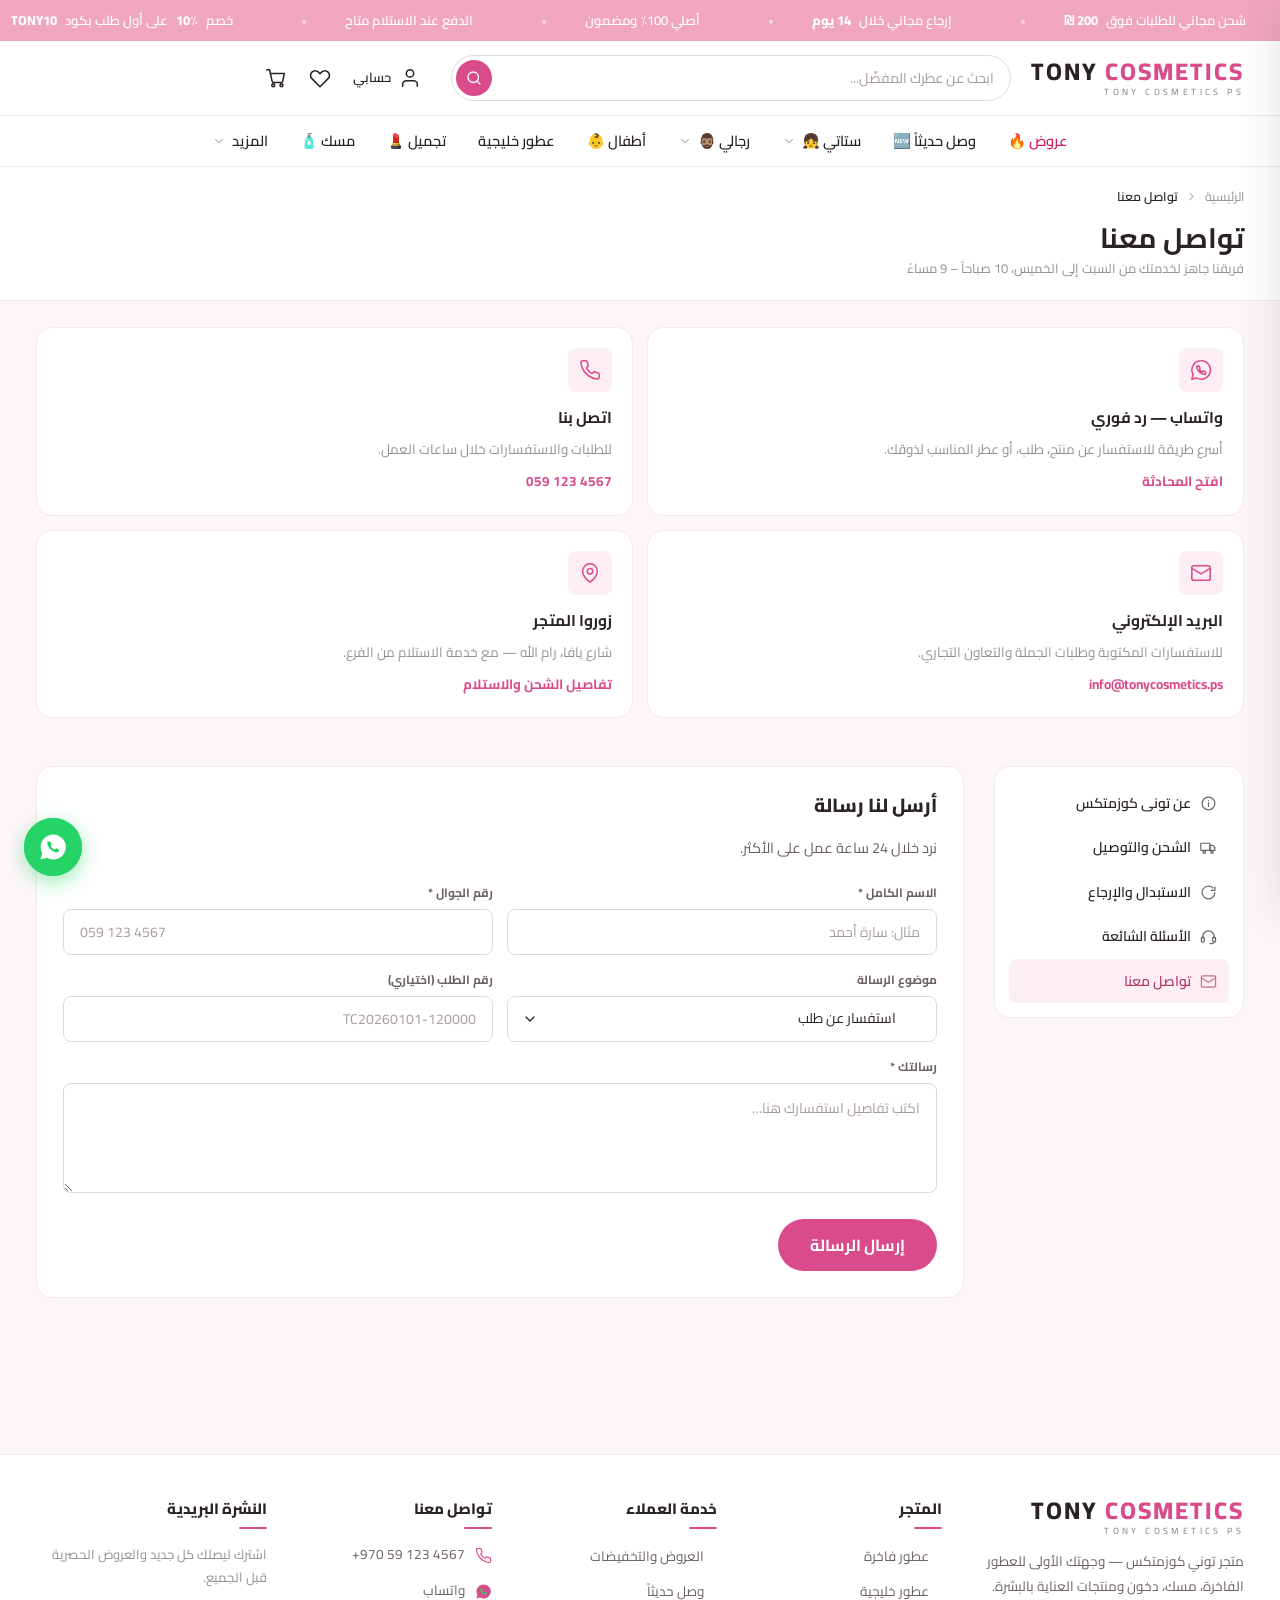
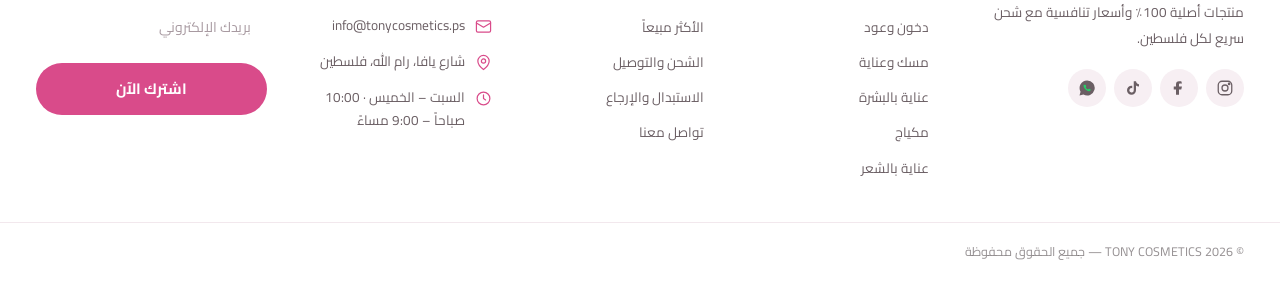
<file: contact.html>
<!DOCTYPE html>
<html lang="ar" dir="rtl">
<head>
<meta charset="utf-8">
<meta name="viewport" content="width=device-width, initial-scale=1">
<title>تواصل معنا | تونى كوزمتكس</title>
<meta name="description" content="تواصل مع فريق تونى كوزمتكس عبر واتساب أو الهاتف أو نموذج التواصل.">
<meta name="theme-color" content="#d94b8a">
<link rel="icon" href="assets/img/favicon.svg" type="image/svg+xml">
<link rel="preconnect" href="https://fonts.googleapis.com">
<link rel="preconnect" href="https://fonts.gstatic.com" crossorigin>
<link rel="stylesheet" href="https://fonts.googleapis.com/css2?family=Cairo:wght@300;400;500;600;700;800&display=swap">
<link rel="stylesheet" href="assets/css/style.css">
</head>
<body>

<div data-tc-header></div>

<main data-page-body="contact"></main>

<div data-tc-footer></div>

<script src="assets/js/art.js"></script>
<script src="assets/js/config.js"></script>
<script src="assets/js/data.js"></script>
<script src="assets/js/content.local.js"></script>
<script src="assets/js/store.js"></script>
<script src="assets/js/app.js"></script>
<script src="assets/js/info.js"></script>
</body>
</html>
</file>
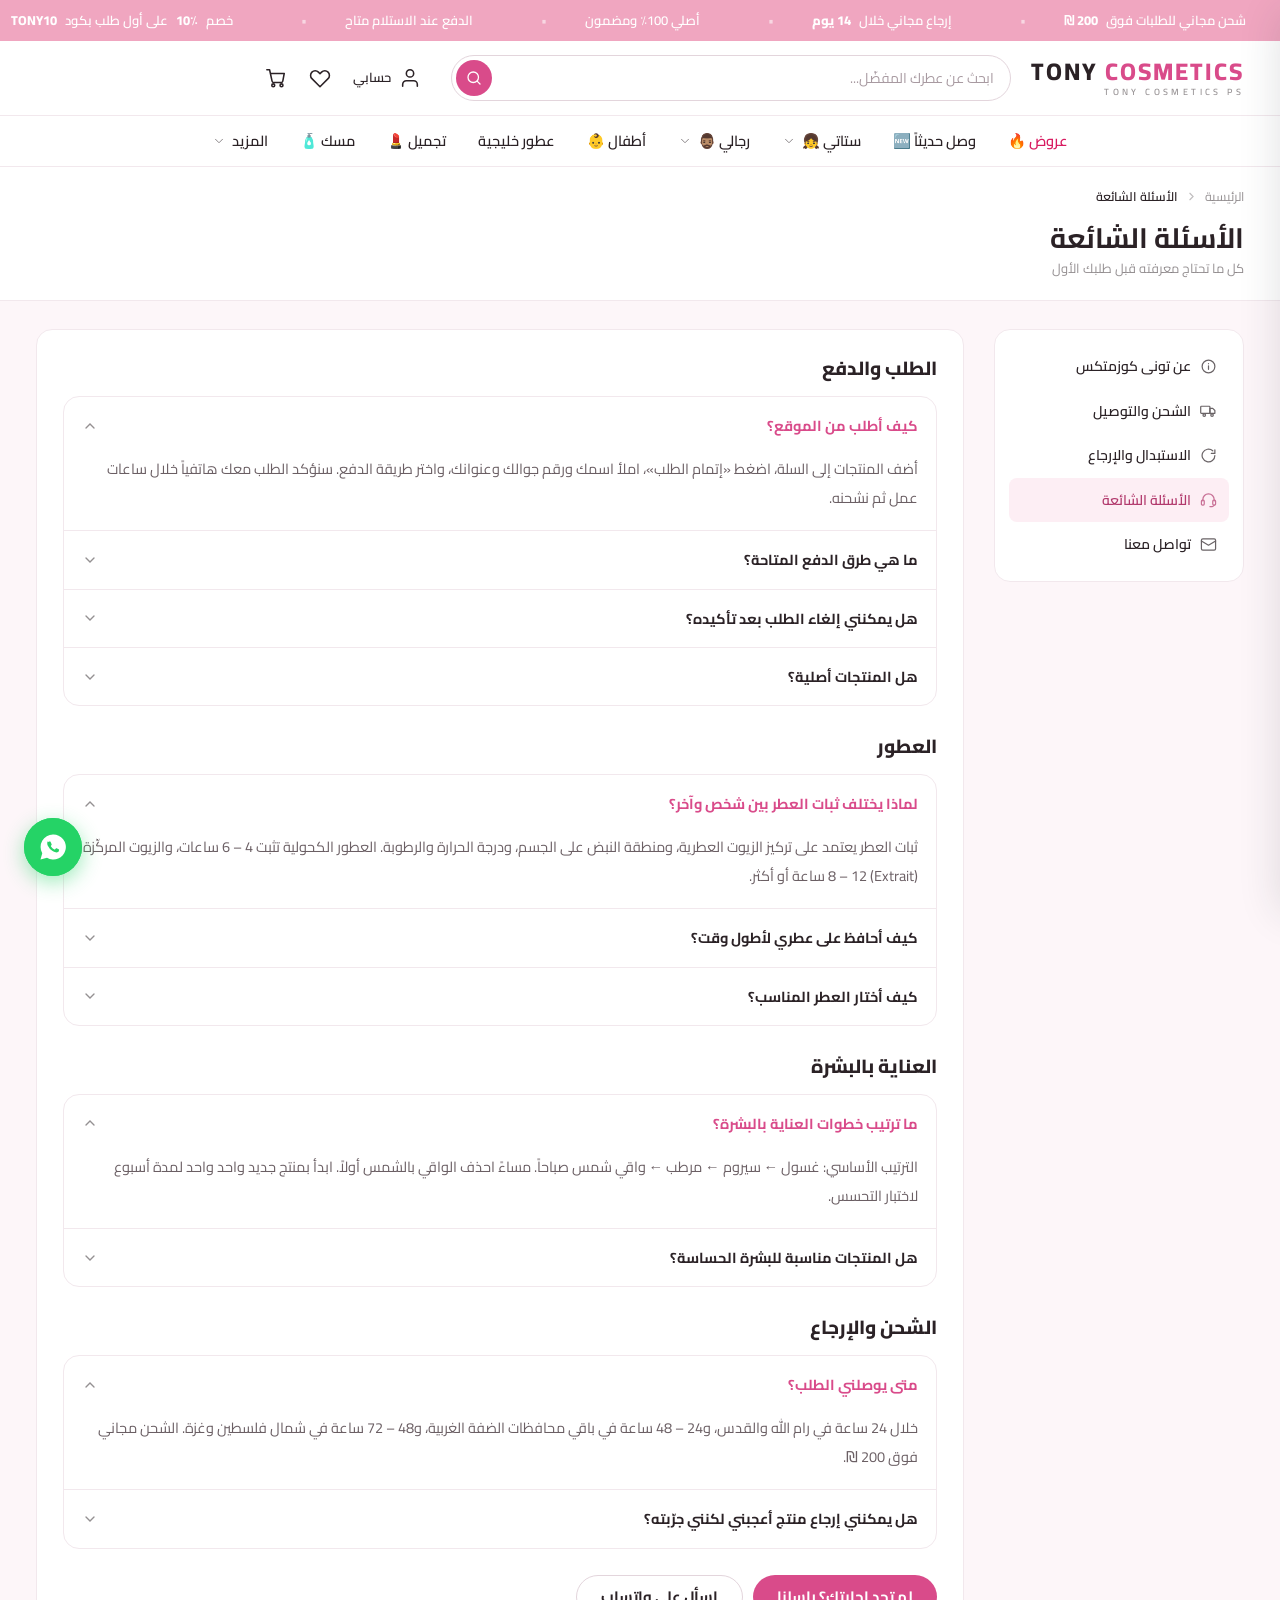
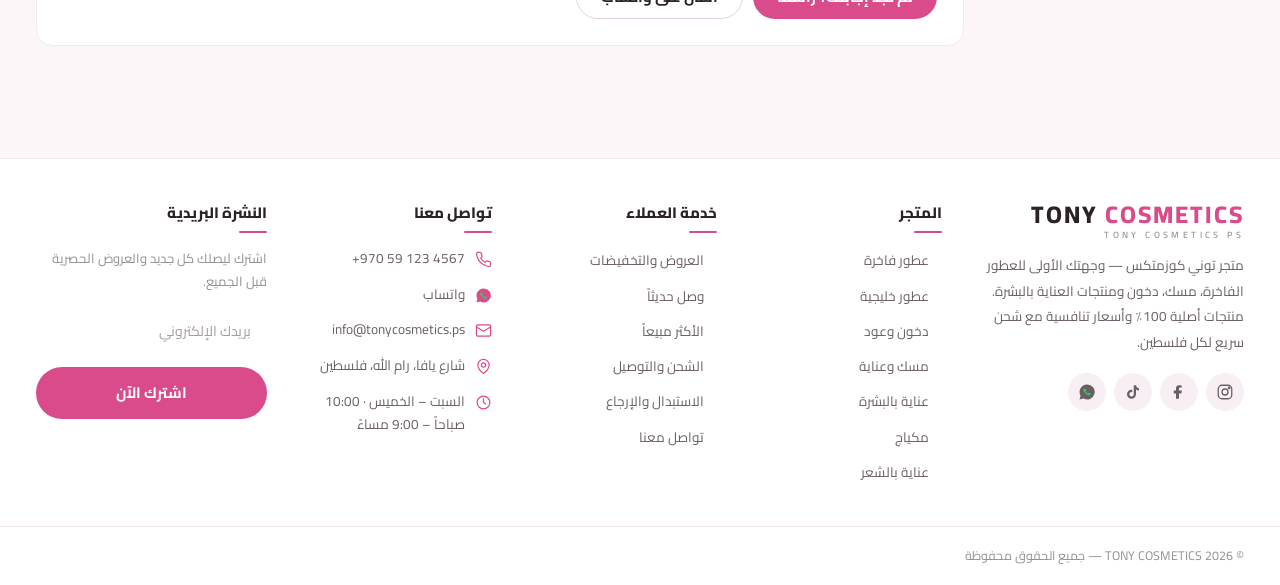
<file: faq.html>
<!DOCTYPE html>
<html lang="ar" dir="rtl">
<head>
<meta charset="utf-8">
<meta name="viewport" content="width=device-width, initial-scale=1">
<title>الأسئلة الشائعة | تونى كوزمتكس</title>
<meta name="description" content="إجابات عن أكثر الأسئلة شيوعاً حول الطلب والشحن والدفع والإرجاع في تونى كوزمتكس.">
<meta name="theme-color" content="#d94b8a">
<link rel="icon" href="assets/img/favicon.svg" type="image/svg+xml">
<link rel="preconnect" href="https://fonts.googleapis.com">
<link rel="preconnect" href="https://fonts.gstatic.com" crossorigin>
<link rel="stylesheet" href="https://fonts.googleapis.com/css2?family=Cairo:wght@300;400;500;600;700;800&display=swap">
<link rel="stylesheet" href="assets/css/style.css">
</head>
<body>

<div data-tc-header></div>

<main data-page-body="faq"></main>

<div data-tc-footer></div>

<script src="assets/js/art.js"></script>
<script src="assets/js/config.js"></script>
<script src="assets/js/data.js"></script>
<script src="assets/js/content.local.js"></script>
<script src="assets/js/store.js"></script>
<script src="assets/js/app.js"></script>
<script src="assets/js/info.js"></script>
</body>
</html>
</file>
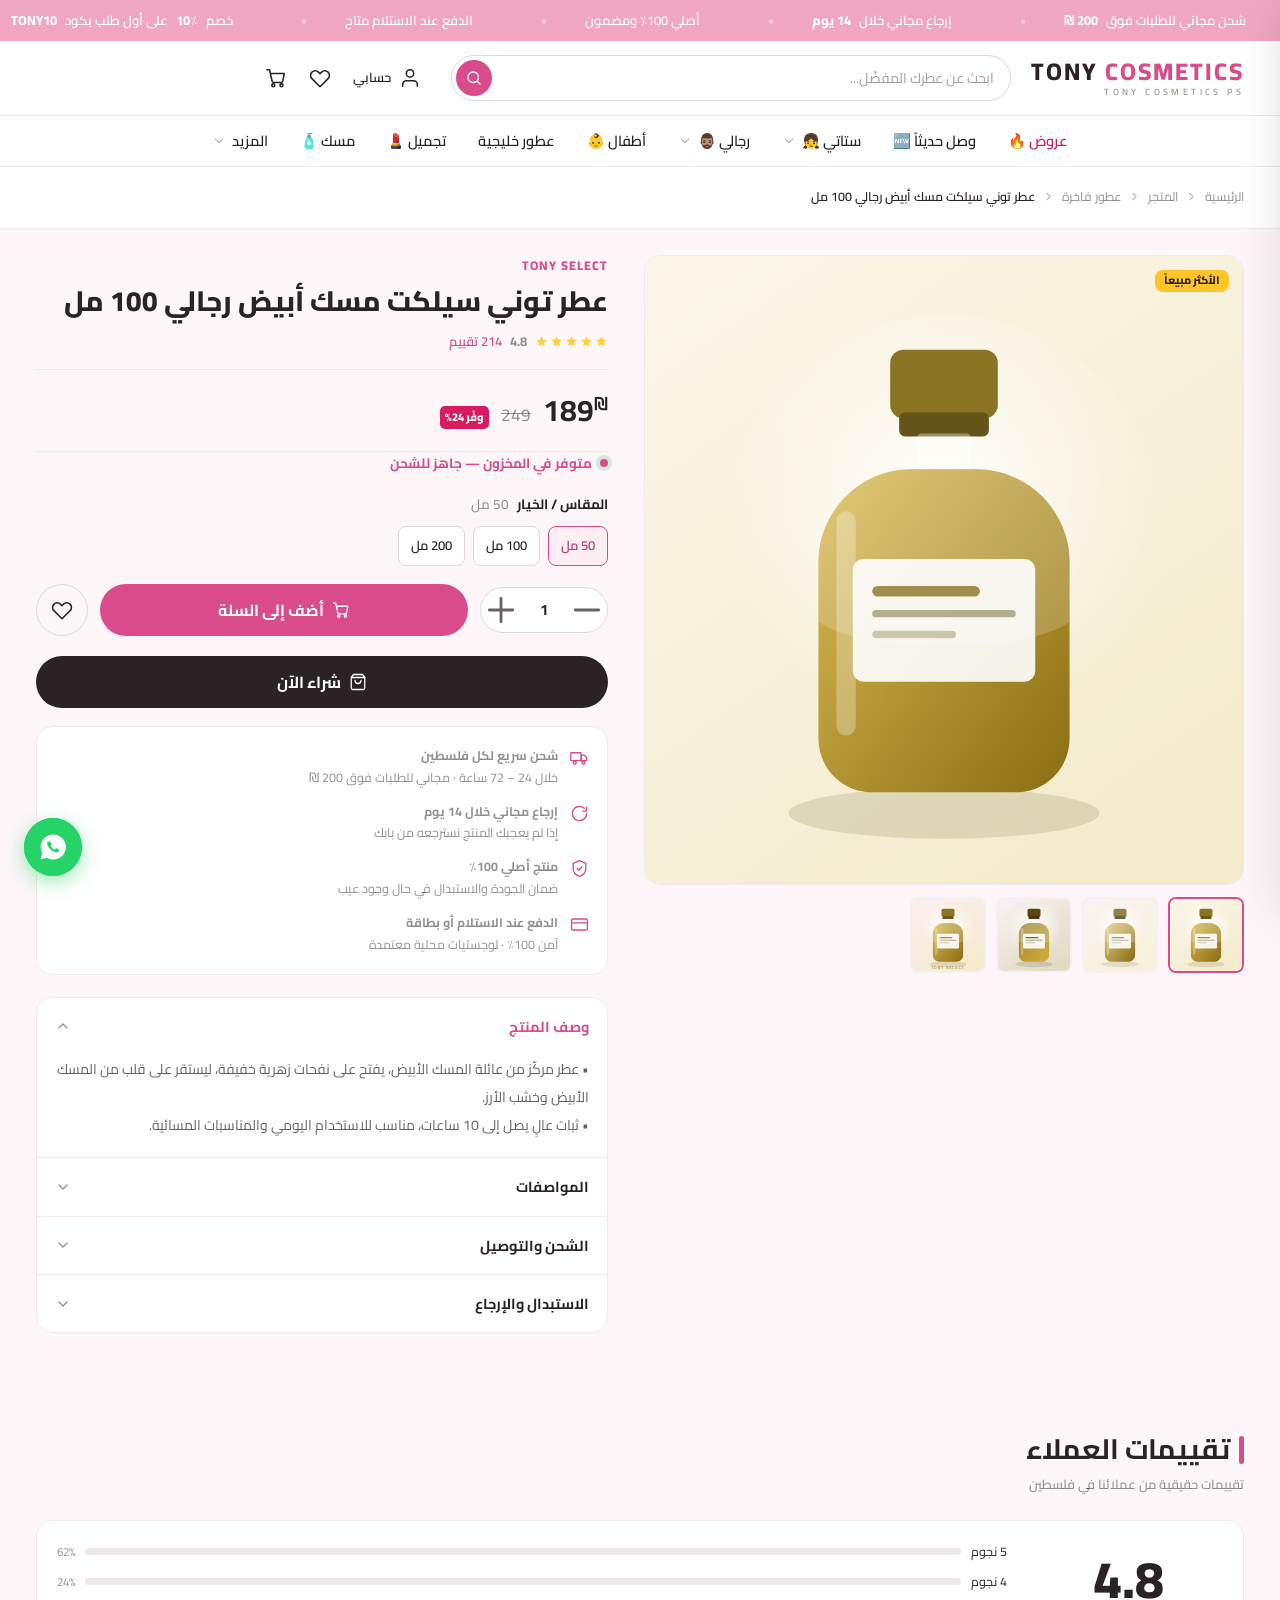
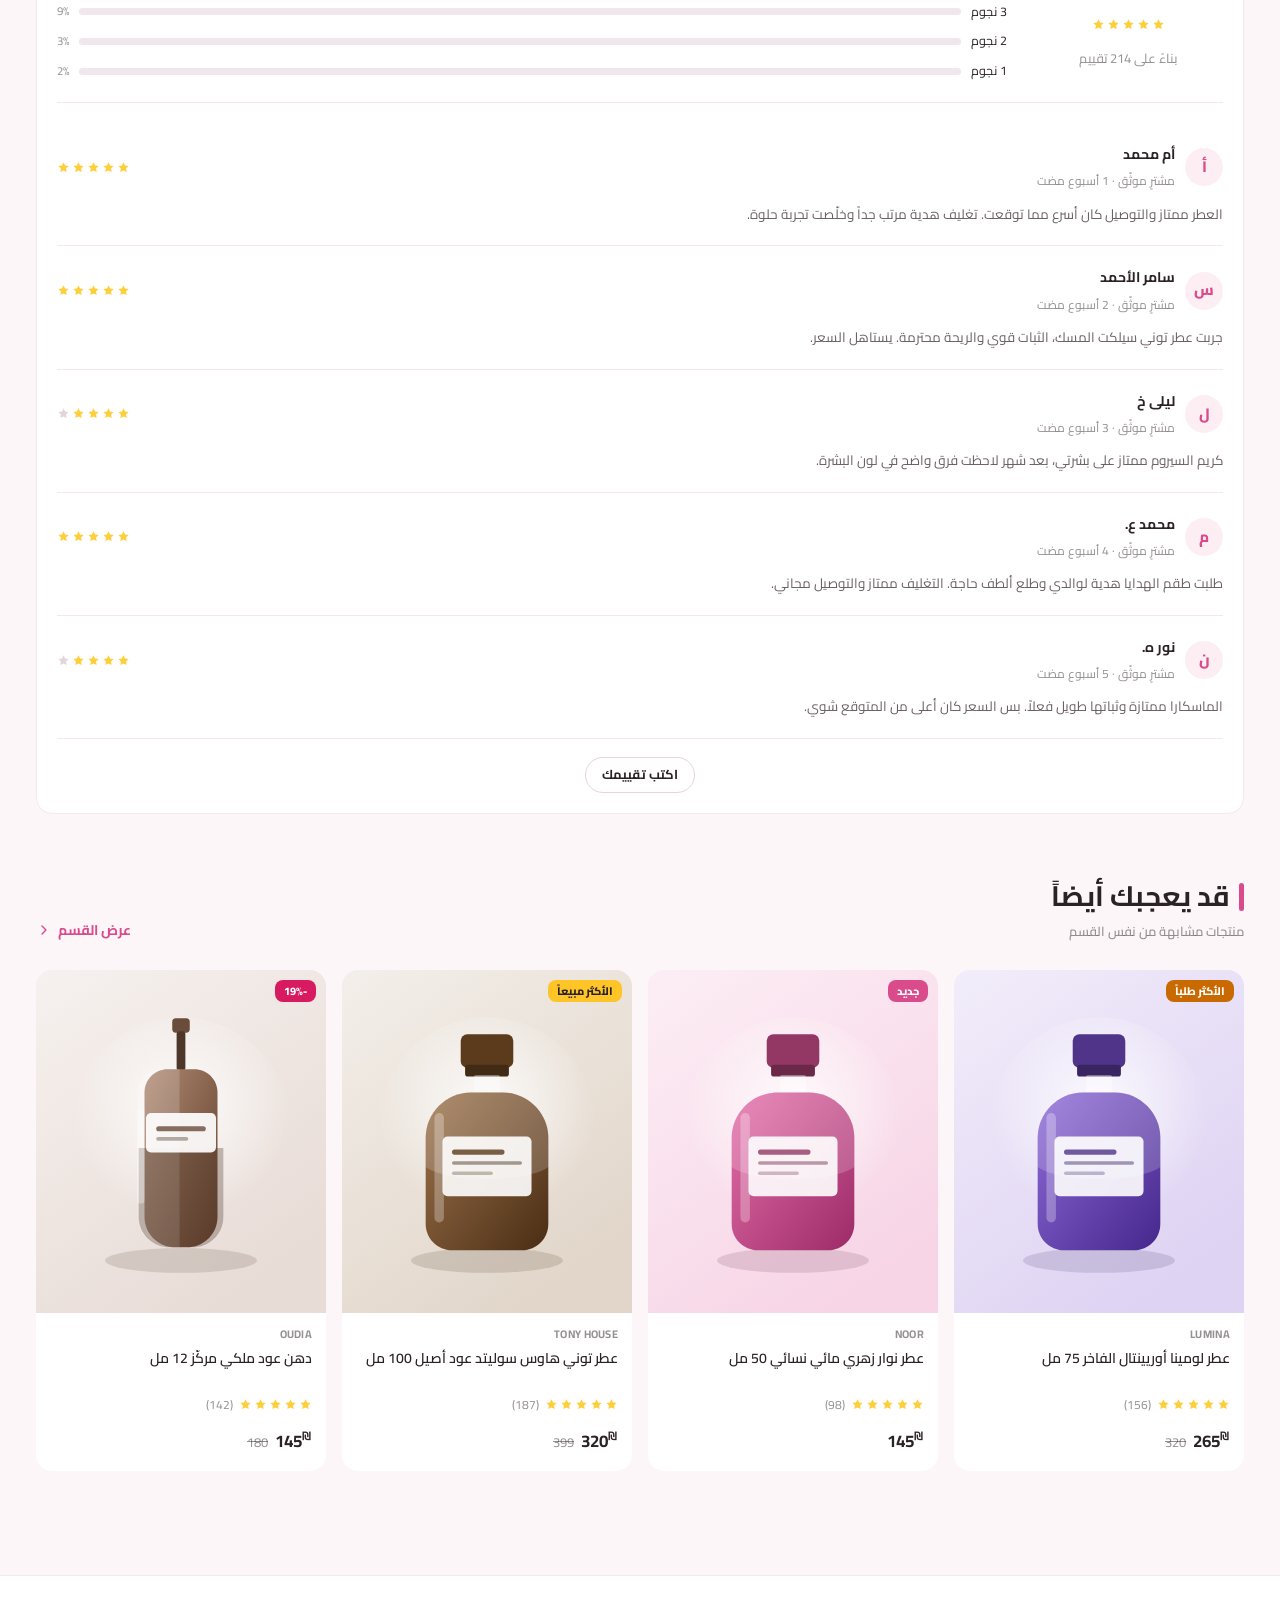
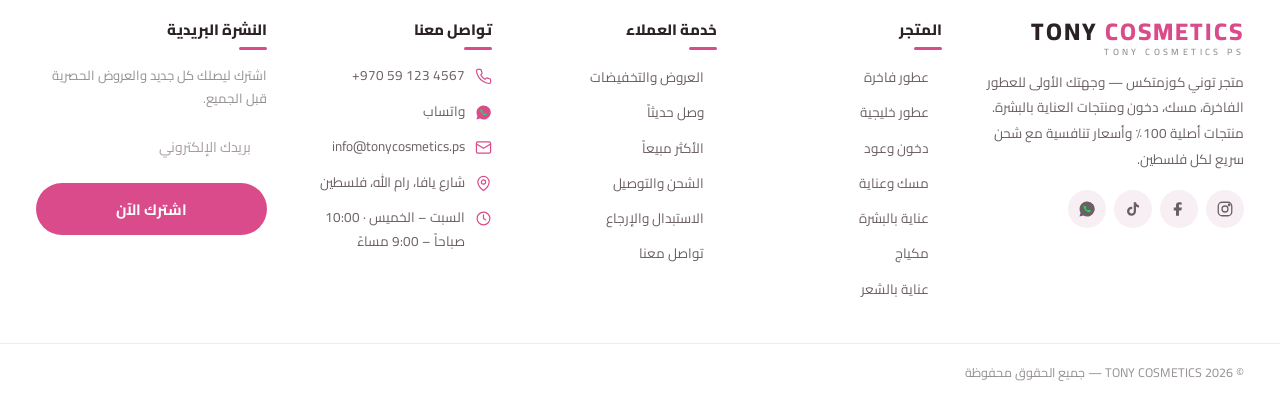
<file: product.html>
<!DOCTYPE html>
<html lang="ar" dir="rtl">
<head>
<meta charset="utf-8">
<meta name="viewport" content="width=device-width, initial-scale=1">
<title>تفاصيل المنتج | تونى كوزمتكس</title>
<meta name="description" content="تفاصيل المنتج، المكونات، طريقة الاستخدام والتقييمات في متجر تونى كوزمتكس.">
<meta name="theme-color" content="#d94b8a">
<link rel="icon" href="assets/img/favicon.svg" type="image/svg+xml">
<link rel="preconnect" href="https://fonts.googleapis.com">
<link rel="preconnect" href="https://fonts.gstatic.com" crossorigin>
<link rel="stylesheet" href="https://fonts.googleapis.com/css2?family=Cairo:wght@300;400;500;600;700;800&display=swap">
<link rel="stylesheet" href="assets/css/style.css">
</head>
<body>

<div data-tc-header></div>

<main>
  <div class="page-head">
    <div class="container">
      <nav class="crumbs" aria-label="مسار التصفح" data-crumbs></nav>
    </div>
  </div>

  <div class="container">
    <div class="product" data-product></div>
  </div>

  <!-- ============================================ DESCRIPTION / SPECS -->
  <section class="section-sm">
    <div class="container" data-extra></div>
  </section>

  <!-- ============================================ REVIEWS -->
  <section class="section-sm" data-reviews></section>

  <!-- ============================================ RELATED -->
  <section class="section">
    <div class="container">
      <div class="section-head">
        <div>
          <h2 class="section-head__title h-lg">قد يعجبك أيضاً</h2>
          <p class="section-head__sub">منتجات مشابهة من نفس القسم</p>
        </div>
        <a class="section-head__link" data-cat-link href="collection.html?c=all">عرض القسم
          <svg viewBox="0 0 24 24" fill="none" stroke="currentColor" stroke-width="2" stroke-linecap="round" stroke-linejoin="round"><path d="M9 18l6-6-6-6"/></svg>
        </a>
      </div>
      <div class="scroller" data-scroller>
        <div class="scroller__track" data-related></div>
        <button class="scroller__nav scroller__nav--prev" aria-label="السابق">
          <svg viewBox="0 0 24 24" fill="none" stroke="currentColor" stroke-width="2" stroke-linecap="round" stroke-linejoin="round"><path d="M9 18l6-6-6-6"/></svg>
        </button>
        <button class="scroller__nav scroller__nav--next" aria-label="التالي">
          <svg viewBox="0 0 24 24" fill="none" stroke="currentColor" stroke-width="2" stroke-linecap="round" stroke-linejoin="round"><path d="M15 18l-6-6-6-6"/></svg>
        </button>
      </div>
    </div>
  </section>
</main>

<div data-tc-footer></div>

<script src="assets/js/art.js"></script>
<script src="assets/js/config.js"></script>
<script src="assets/js/data.js"></script>
<script src="assets/js/content.local.js"></script>
<script src="assets/js/store.js"></script>
<script src="assets/js/app.js"></script>
<script src="assets/js/product.js"></script>
</body>
</html>
</file>
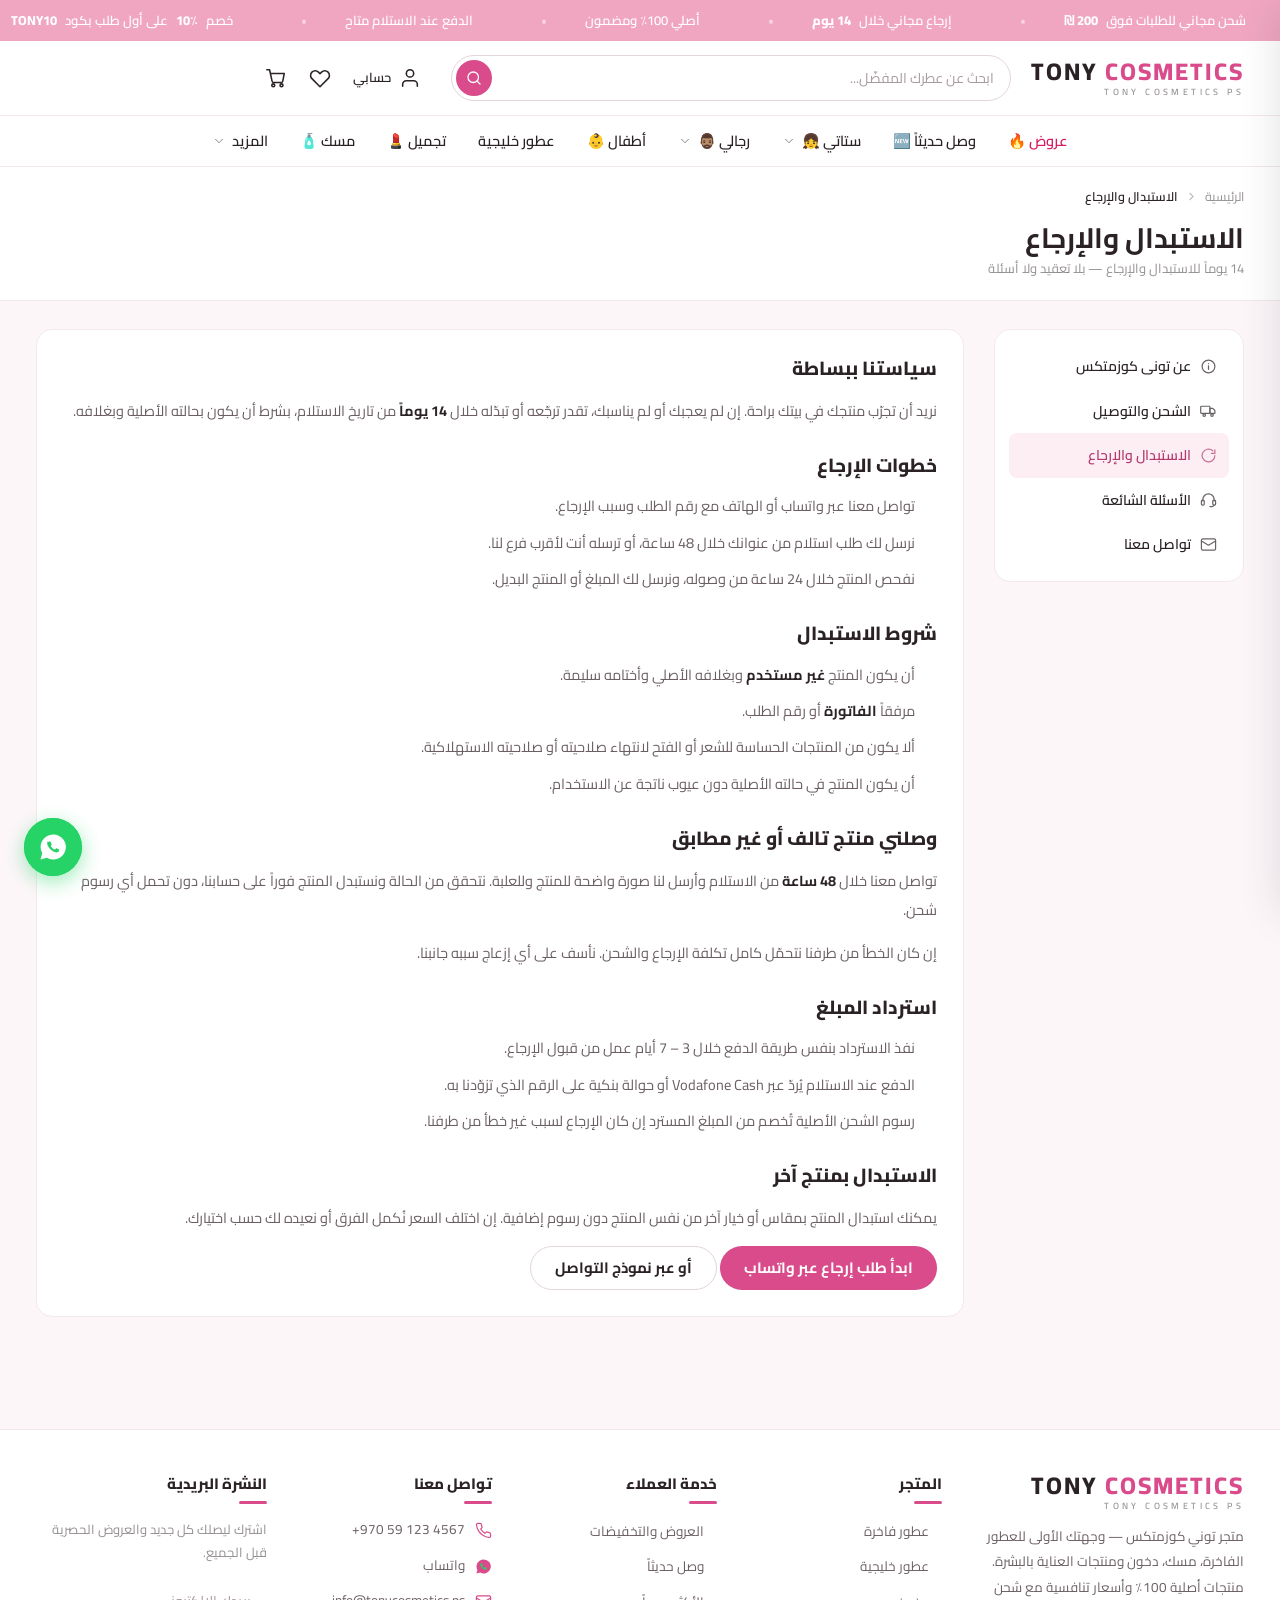
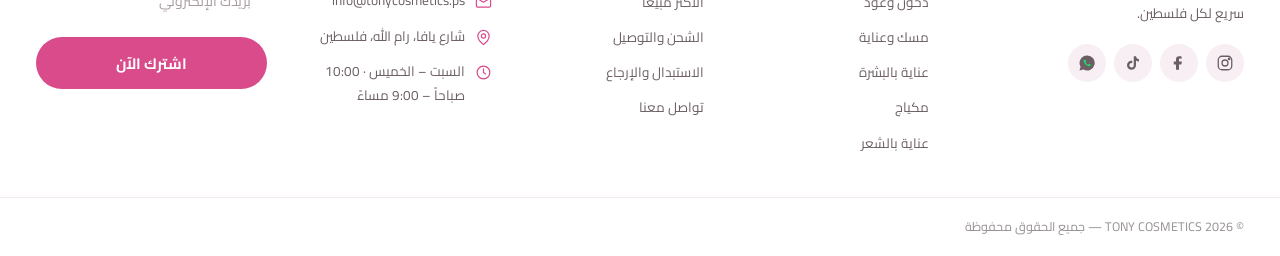
<file: returns.html>
<!DOCTYPE html>
<html lang="ar" dir="rtl">
<head>
<meta charset="utf-8">
<meta name="viewport" content="width=device-width, initial-scale=1">
<title>الاستبدال والإرجاع | تونى كوزمتكس</title>
<meta name="description" content="سياسة الإرجاع والاستبدال في تونى كوزمتكس خلال 14 يوماً من الاستلام.">
<meta name="theme-color" content="#d94b8a">
<link rel="icon" href="assets/img/favicon.svg" type="image/svg+xml">
<link rel="preconnect" href="https://fonts.googleapis.com">
<link rel="preconnect" href="https://fonts.gstatic.com" crossorigin>
<link rel="stylesheet" href="https://fonts.googleapis.com/css2?family=Cairo:wght@300;400;500;600;700;800&display=swap">
<link rel="stylesheet" href="assets/css/style.css">
</head>
<body>

<div data-tc-header></div>

<main data-page-body="returns"></main>

<div data-tc-footer></div>

<script src="assets/js/art.js"></script>
<script src="assets/js/config.js"></script>
<script src="assets/js/data.js"></script>
<script src="assets/js/content.local.js"></script>
<script src="assets/js/store.js"></script>
<script src="assets/js/app.js"></script>
<script src="assets/js/info.js"></script>
</body>
</html>
</file>
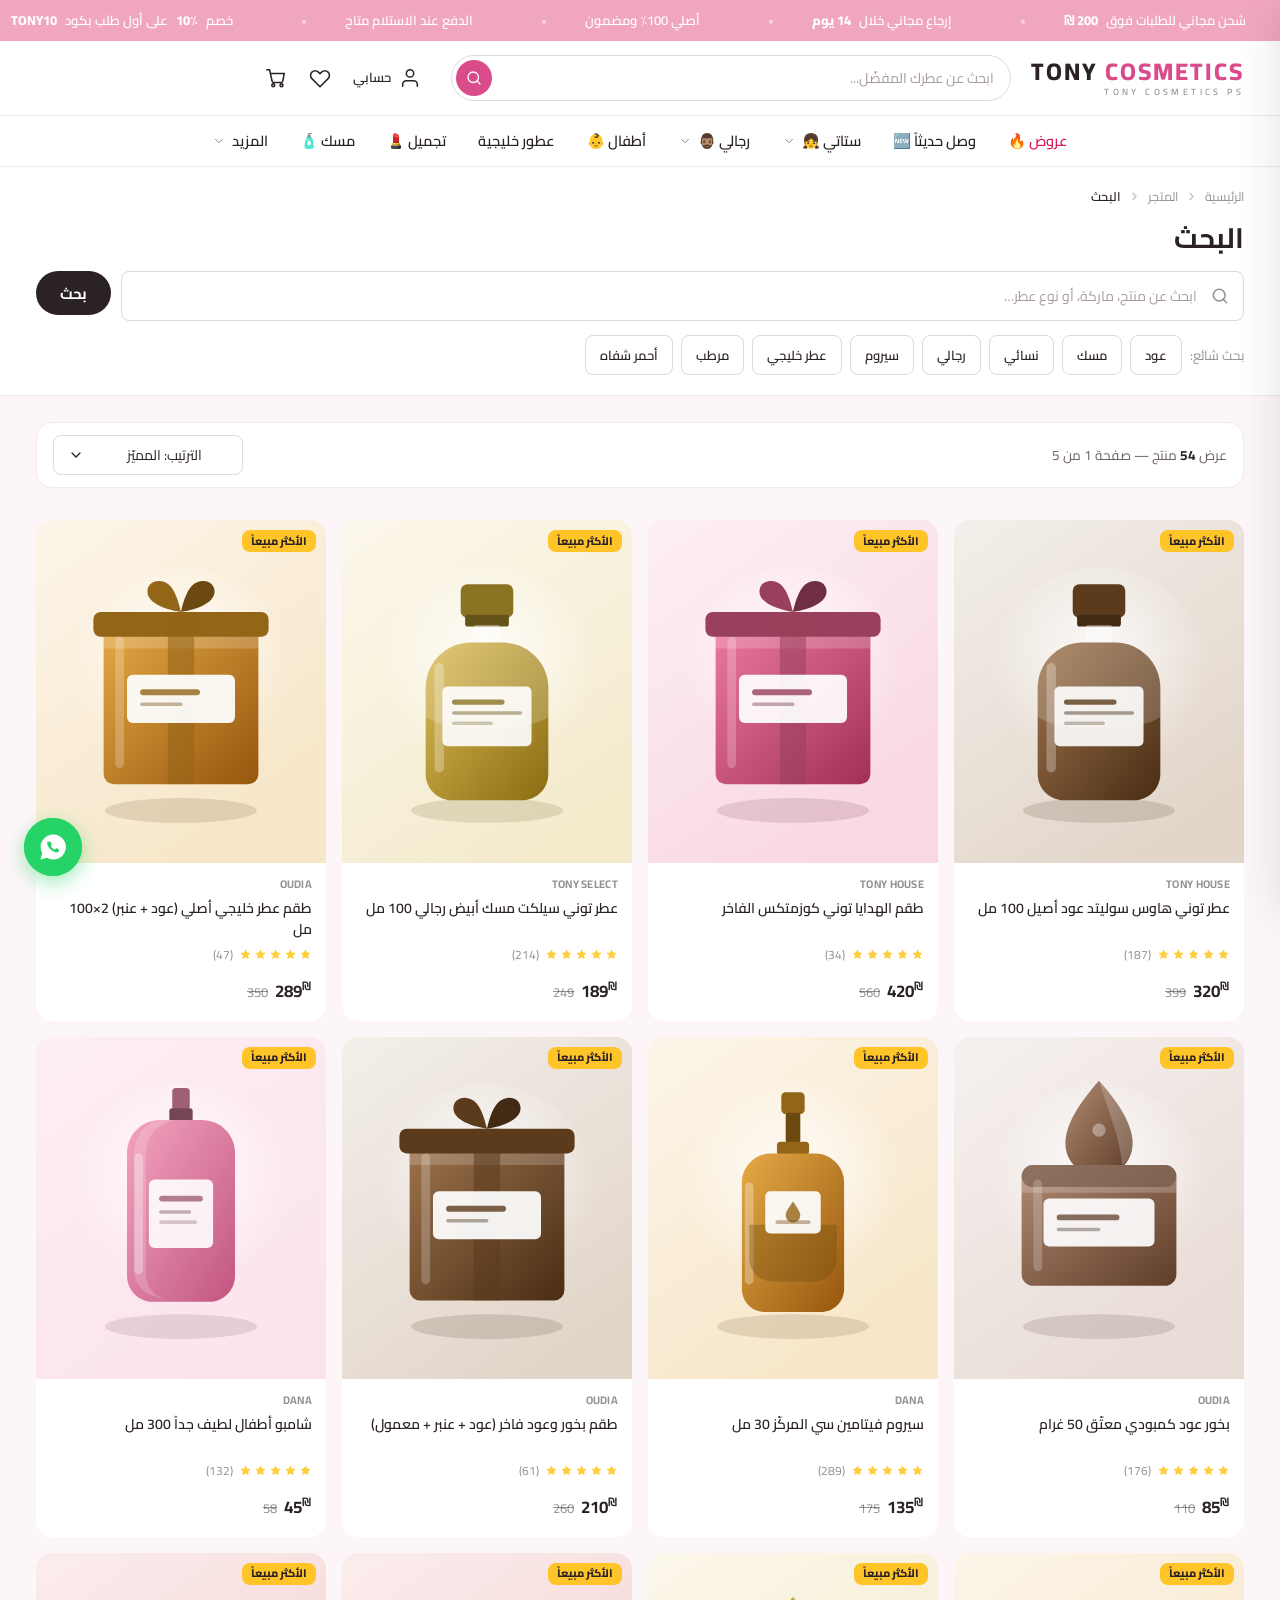
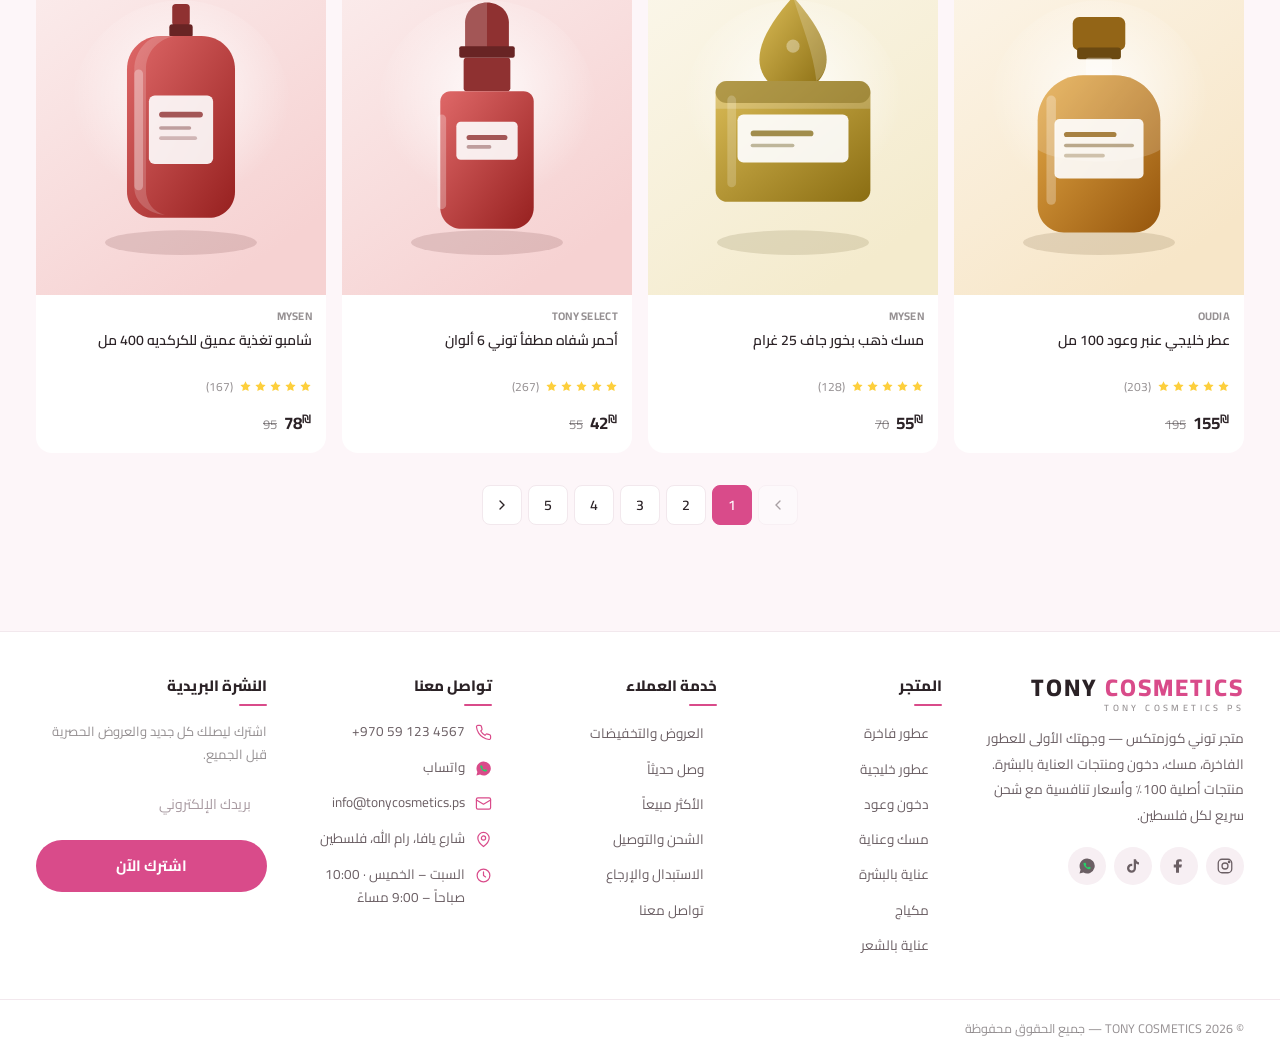
<file: search.html>
<!DOCTYPE html>
<html lang="ar" dir="rtl">
<head>
<meta charset="utf-8">
<meta name="viewport" content="width=device-width, initial-scale=1">
<title>البحث | تونى كوزمتكس</title>
<meta name="description" content="ابحث عن عطور، مسك، مكياج وعناية بالبشرة في متجر تونى كوزمتكس.">
<meta name="theme-color" content="#d94b8a">
<link rel="icon" href="assets/img/favicon.svg" type="image/svg+xml">
<link rel="preconnect" href="https://fonts.googleapis.com">
<link rel="preconnect" href="https://fonts.gstatic.com" crossorigin>
<link rel="stylesheet" href="https://fonts.googleapis.com/css2?family=Cairo:wght@300;400;500;600;700;800&display=swap">
<link rel="stylesheet" href="assets/css/style.css">
</head>
<body>

<div data-tc-header></div>

<main>
  <div class="page-head">
    <div class="container">
      <nav class="crumbs" aria-label="مسار التصفح" data-crumbs></nav>
      <div class="row-between" style="margin-top:12px;flex-wrap:wrap;gap:10px">
        <h1 class="h-lg" data-title>البحث</h1>
        <p class="small muted" data-desc></p>
      </div>

      <div class="search-wrap" style="margin-top:14px">
        <div class="search-head" style="margin:0">
          <div style="position:relative;flex:1">
            <input class="input" type="search" data-q placeholder="ابحث عن منتج، ماركة، أو نوع عطر…" aria-label="ابحث في المتجر" style="padding-inline-start:46px">
            <span style="position:absolute;inset-inline-start:14px;top:50%;transform:translateY(-50%);color:var(--tc-text-3);pointer-events:none">
              <svg width="20" height="20" viewBox="0 0 24 24" fill="none" stroke="currentColor" stroke-width="1.8" stroke-linecap="round"><circle cx="11" cy="11" r="7"/><path d="M20 20l-3.5-3.5"/></svg>
            </span>
            <div class="search-sug hidden" data-sug></div>
          </div>
          <button class="btn btn--dark" data-go>بحث</button>
        </div>
        <div class="quick-tags" data-quick></div>
      </div>
    </div>
  </div>

  <div class="container">
    <div class="shop" style="grid-template-columns:1fr">
      <section>
        <div class="shop__bar">
          <span class="shop__count" data-count></span>
          <div class="shop__tools">
            <select class="select" data-sort aria-label="ترتيب حسب">
              <option value="featured">الترتيب: المميّز</option>
              <option value="price-asc">السعر: من الأقل للأعلى</option>
              <option value="price-desc">السعر: من الأعلى للأقل</option>
              <option value="rating">الأعلى تقييماً</option>
            </select>
          </div>
        </div>
        <div class="chips" data-chips></div>
        <div class="p-grid" data-results></div>
        <div data-pagination></div>
      </section>
    </div>
  </div>
</main>

<div data-tc-footer></div>

<script src="assets/js/art.js"></script>
<script src="assets/js/config.js"></script>
<script src="assets/js/data.js"></script>
<script src="assets/js/content.local.js"></script>
<script src="assets/js/store.js"></script>
<script src="assets/js/app.js"></script>
<script src="assets/js/collection.js"></script>
</body>
</html>
</file>
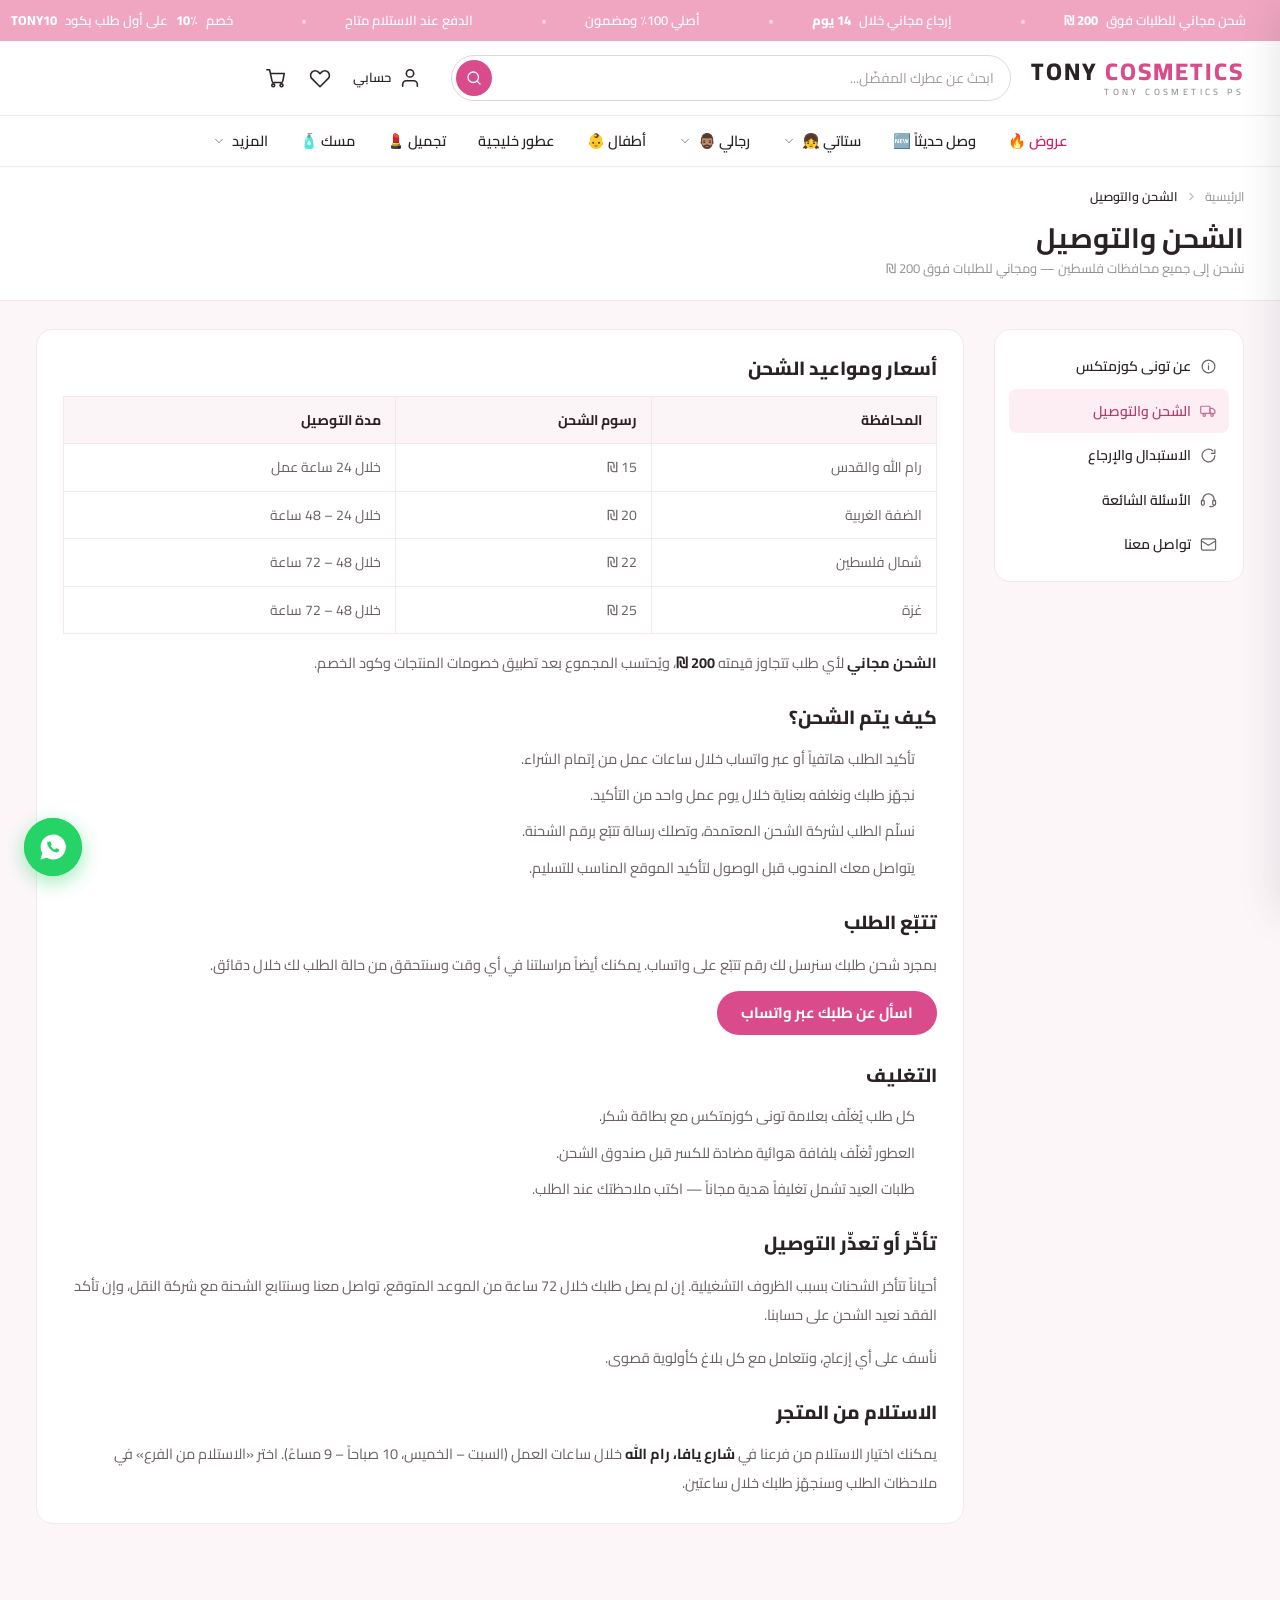
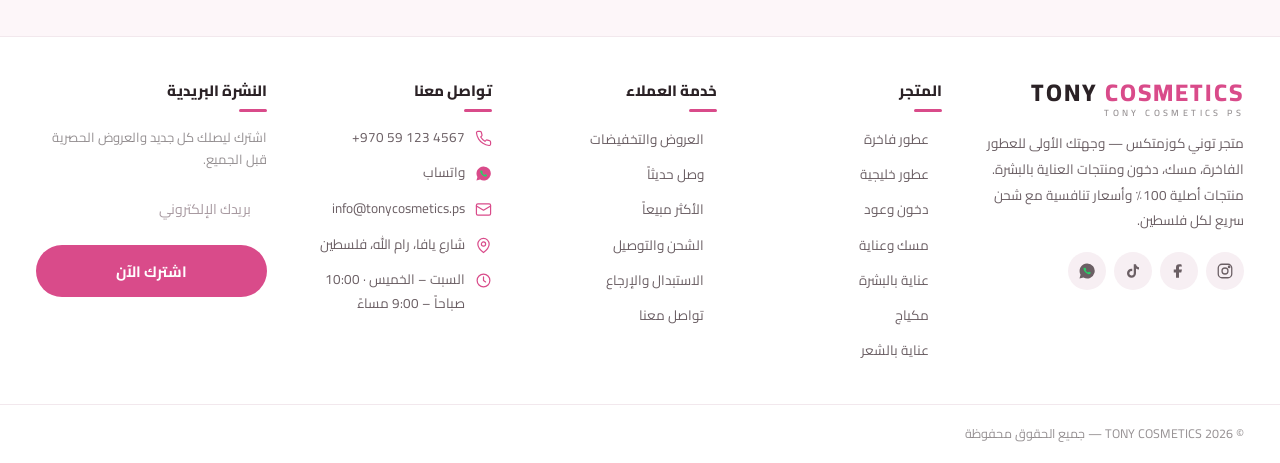
<file: shipping.html>
<!DOCTYPE html>
<html lang="ar" dir="rtl">
<head>
<meta charset="utf-8">
<meta name="viewport" content="width=device-width, initial-scale=1">
<title>الشحن والتوصيل | تونى كوزمتكس</title>
<meta name="description" content="أسعار ومواعيد الشحن إلى جميع محافظات فلسطين مع تونى كوزمتكس.">
<meta name="theme-color" content="#d94b8a">
<link rel="icon" href="assets/img/favicon.svg" type="image/svg+xml">
<link rel="preconnect" href="https://fonts.googleapis.com">
<link rel="preconnect" href="https://fonts.gstatic.com" crossorigin>
<link rel="stylesheet" href="https://fonts.googleapis.com/css2?family=Cairo:wght@300;400;500;600;700;800&display=swap">
<link rel="stylesheet" href="assets/css/style.css">
</head>
<body>

<div data-tc-header></div>

<main data-page-body="shipping"></main>

<div data-tc-footer></div>

<script src="assets/js/art.js"></script>
<script src="assets/js/config.js"></script>
<script src="assets/js/data.js"></script>
<script src="assets/js/content.local.js"></script>
<script src="assets/js/store.js"></script>
<script src="assets/js/app.js"></script>
<script src="assets/js/info.js"></script>
</body>
</html>
</file>
<file: assets/css/style.css>
/* ==========================================================================
   TONY COSMETICS — Core stylesheet
   Arabic / RTL cosmetics storefront
   Sections:
     01. Design tokens
     02. Reset & base
     03. Layout helpers
     04. Typography
     05. Buttons
     06. Forms
     07. Badges & labels
     08. Product card
     09. Header / promo bar / nav
     10. Mobile menu & bottom bar
     11. Hero slider
     12. Category circles
     13. Product carousel / grid
     14. Banners
     15. Brands marquee
     16. Countdown offer
     17. Feature / trust row
     18. Ticker
     19. Newsletter
     20. Footer
     21. Cart drawer
     22. Page: collection
     23. Page: product
     24. Page: cart
     25. Toast, whatsapp, misc widgets
     26. Responsive
   ========================================================================== */

/* ---------------------------------------------------------------- 01. Tokens */
:root {
  /* brand - rose / pink + white */
  --tc-brand: #d94b8a;
  --tc-brand-dark: #b23a6d;
  --tc-brand-light: #fdeef4;
  --tc-brand-soft: #f9d9e6;
  --tc-brand-deep: #3d1b2b;
  --tc-promo: #f0a6c0;

  /* neutrals */
  --tc-text: #2b2226;
  --tc-text-2: #6b5f64;
  --tc-text-3: rgba(43, 34, 38, 0.5);
  --tc-bg: #fdf6f9;
  --tc-surface: #fff;
  --tc-border: #e3d5dc;
  --tc-border-soft: #f2e8ed;
  --tc-dark: #2b2226;

  /* semantic */
  --tc-sale: #d81b60;
  --tc-warn: #c96a00;
  --tc-star: #fdcf3c;
  --tc-gold: #ffc427;

  /* radii */
  --r-xl: 24px;
  --r-lg: 20px;
  --r-md: 16px;
  --r-sm: 8px;
  --r-pill: 9999px;

  /* shadow */
  --sh-1: 0 1px 2px rgba(34, 41, 47, 0.06), 0 2px 8px rgba(34, 41, 47, 0.04);
  --sh-2: 0 4px 12px rgba(34, 41, 47, 0.08), 0 12px 28px rgba(34, 41, 47, 0.06);
  --sh-3: 0 12px 40px rgba(34, 41, 47, 0.14);

  /* layout */
  --container: 1240px;
  --header-h: 128px;

  /* type scale */
  --h-xl: 43px;
  --h-lg: 28px;
  --h-md: 23px;
  --h-sm: 18px;

  --ease: cubic-bezier(0.4, 0, 0.2, 1);
}

/* --------------------------------------------------------- 02. Reset & base */
*,
*::before,
*::after { box-sizing: border-box; }

* { margin: 0; padding: 0; }

html {
  -webkit-text-size-adjust: 100%;
  scroll-behavior: smooth;
  scroll-padding-top: calc(var(--header-h) + 20px);
  overflow-x: clip;
}

body {
  font-family: "Cairo", "Open Sans", "Segoe UI", Tahoma, sans-serif;
  font-size: 15px;
  line-height: 1.75;
  color: var(--tc-text);
  background: var(--tc-bg);
  overflow-x: hidden;
  -webkit-font-smoothing: antialiased;
}

body.is-locked { overflow: hidden; }

img, svg, video { display: block; max-width: 100%; }
a { color: inherit; text-decoration: none; }
button, input, select, textarea { font: inherit; color: inherit; }
button { background: none; border: 0; cursor: pointer; }
ul, ol { list-style: none; }

::selection { background: var(--tc-brand); color: #fff; }

:focus-visible {
  outline: 2px solid var(--tc-brand);
  outline-offset: 2px;
  border-radius: 4px;
}

::-webkit-scrollbar { width: 10px; height: 10px; }
::-webkit-scrollbar-track { background: var(--tc-bg); }
::-webkit-scrollbar-thumb { background: #e0d4db; border-radius: 10px; border: 2px solid var(--tc-bg); }
::-webkit-scrollbar-thumb:hover { background: var(--tc-brand); }

/* -------------------------------------------------------- 03. Layout utils */
.container {
  width: 100%;
  max-width: var(--container);
  margin-inline: auto;
  padding-inline: 16px;
}

.section { padding-block: 40px; }
.section-sm { padding-block: 24px; }

.hidden { display: none !important; }
.sr-only {
  position: absolute; width: 1px; height: 1px;
  padding: 0; margin: -1px; overflow: hidden;
  clip: rect(0 0 0 0); white-space: nowrap; border: 0;
}

.row { display: flex; gap: 12px; align-items: center; }
.row-between { display: flex; align-items: center; justify-content: space-between; gap: 12px; }
.spacer { flex: 1; }

.grid { display: grid; gap: 16px; }

/* ---------------------------------------------------------- 04. Typography */
h1, h2, h3, h4 { line-height: 1.35; font-weight: 700; }
.h-xl { font-size: var(--h-xl); }
.h-lg { font-size: var(--h-lg); }
.h-md { font-size: var(--h-md); }
.h-sm { font-size: var(--h-sm); }

.section-head {
  display: flex;
  align-items: flex-end;
  justify-content: space-between;
  gap: 16px;
  margin-bottom: 24px;
  flex-wrap: wrap;
}
.section-head__title { position: relative; padding-inline-start: 14px; }
.section-head__title::before {
  content: "";
  position: absolute;
  inset-inline-start: 0;
  top: 0.18em;
  bottom: 0.18em;
  width: 5px;
  border-radius: var(--r-pill);
  background: var(--tc-brand);
}
.section-head__sub {
  font-size: 13px;
  color: var(--tc-text-3);
  font-weight: 500;
  margin-top: 4px;
}
.section-head__link {
  display: inline-flex;
  align-items: center;
  gap: 6px;
  font-size: 14px;
  font-weight: 700;
  color: var(--tc-brand);
  transition: gap 0.25s var(--ease);
}
.section-head__link:hover { gap: 12px; }
.section-head__link svg { width: 16px; height: 16px; }

.link-accent { color: var(--tc-brand); font-weight: 700; }
.link-accent:hover { text-decoration: underline; }
.muted { color: var(--tc-text-3); }
.small { font-size: 13px; }
.strong { font-weight: 700; }
.center { text-align: center; }

/* ------------------------------------------------------------- 05. Buttons */
.btn {
  display: inline-flex;
  align-items: center;
  justify-content: center;
  gap: 8px;
  height: 44px;
  padding-inline: 24px;
  border-radius: var(--r-pill);
  font-size: 15px;
  font-weight: 700;
  line-height: 1;
  white-space: nowrap;
  cursor: pointer;
  transition: background 0.22s var(--ease), color 0.22s var(--ease),
              transform 0.15s var(--ease), box-shadow 0.22s var(--ease);
  user-select: none;
}
.btn svg { width: 18px; height: 18px; flex: none; }
.btn:active { transform: scale(0.97); }
.btn[disabled], .btn.is-disabled {
  opacity: 0.5;
  pointer-events: none;
}

.btn--primary { background: var(--tc-brand); color: #fff; }
.btn--primary:hover { background: var(--tc-dark); }

.btn--dark { background: var(--tc-dark); color: #fff; }
.btn--dark:hover { background: var(--tc-brand); }

.btn--light { background: #fff; color: var(--tc-text); border: 1px solid var(--tc-border); }
.btn--light:hover { background: var(--tc-dark); color: #fff; border-color: var(--tc-dark); }

.btn--gold { background: var(--tc-gold); color: var(--tc-text); }
.btn--gold:hover { background: var(--tc-dark); color: #fff; }

.btn--white { background: #fff; color: var(--tc-text); }
.btn--white:hover { background: var(--tc-brand); color: #fff; }

.btn--ghost-light { background: rgba(255, 255, 255, 0.14); color: #fff; border: 1px solid rgba(255, 255, 255, 0.5); backdrop-filter: blur(4px); }
.btn--ghost-light:hover { background: #fff; color: var(--tc-text); }

.btn--block { width: 100%; }
.btn--lg { height: 52px; font-size: 16px; padding-inline: 32px; }
.btn--sm { height: 36px; font-size: 13px; padding-inline: 16px; }
.btn--icon { width: 44px; padding: 0; }

/* square icon button used in header / cards */
.icon-btn {
  display: inline-flex;
  align-items: center;
  justify-content: center;
  width: 42px;
  height: 42px;
  border-radius: 50%;
  color: var(--tc-text);
  position: relative;
  transition: background 0.2s var(--ease), color 0.2s var(--ease);
}
.icon-btn:hover { background: var(--tc-brand-light); color: var(--tc-brand); }
.icon-btn svg { width: 22px; height: 22px; }
.icon-btn__count {
  position: absolute;
  top: 2px;
  inset-inline-end: 0;
  min-width: 18px;
  height: 18px;
  padding-inline: 4px;
  border-radius: var(--r-pill);
  background: var(--tc-sale);
  color: #fff;
  font-size: 11px;
  font-weight: 800;
  line-height: 18px;
  text-align: center;
  transform: scale(0);
  transition: transform 0.3s var(--ease);
}
.icon-btn__count.is-active { transform: scale(1); }

/* --------------------------------------------------------------- 06. Forms */
.field { position: relative; }
.field__label {
  display: block;
  font-size: 12px;
  font-weight: 700;
  color: var(--tc-text-2);
  margin-bottom: 6px;
}
.input, .select, .textarea {
  width: 100%;
  height: 46px;
  padding-inline: 16px;
  background: #fff;
  border: 1px solid var(--tc-border);
  border-radius: var(--r-sm);
  font-size: 14px;
  transition: border-color 0.2s var(--ease), box-shadow 0.2s var(--ease);
}
.textarea { height: auto; min-height: 110px; padding-block: 12px; resize: vertical; }
.input::placeholder, .textarea::placeholder { color: #a89aa1; }
.input:focus, .select:focus, .textarea:focus {
  outline: 0;
  border-color: var(--tc-brand);
  box-shadow: 0 0 0 3px rgba(12, 174, 97, 0.14);
}
.select {
  appearance: none;
  background-image: url("data:image/svg+xml,%3Csvg xmlns='http://www.w3.org/2000/svg' viewBox='0 0 24 24' fill='none' stroke='%2322292f' stroke-width='2' stroke-linecap='round'%3E%3Cpath d='M6 9l6 6 6-6'/%3E%3C/svg%3E");
  background-repeat: no-repeat;
  background-position: left 14px center;
  background-size: 16px;
  padding-inline-end: 16px;
  padding-inline-start: 40px;
  cursor: pointer;
}
.check {
  display: flex;
  align-items: center;
  gap: 10px;
  cursor: pointer;
  font-size: 14px;
  user-select: none;
}
.check input { position: absolute; opacity: 0; width: 0; height: 0; }
.check__box {
  flex: none;
  width: 19px;
  height: 19px;
  border: 1.5px solid var(--tc-border);
  border-radius: 5px;
  background: #fff;
  display: grid;
  place-items: center;
  transition: all 0.18s var(--ease);
}
.check__box svg { width: 12px; height: 12px; color: #fff; opacity: 0; transform: scale(0.5); transition: all 0.18s var(--ease); }
.check input:checked + .check__box { background: var(--tc-brand); border-color: var(--tc-brand); }
.check input:checked + .check__box svg { opacity: 1; transform: scale(1); }
.check:hover .check__box { border-color: var(--tc-brand); }

/* radio pills (variants) */
.swatches { display: flex; flex-wrap: wrap; gap: 8px; }
.swatch {
  min-width: 40px;
  height: 40px;
  padding-inline: 12px;
  border: 1.5px solid var(--tc-border);
  border-radius: var(--r-sm);
  background: #fff;
  font-size: 13px;
  font-weight: 600;
  display: inline-flex;
  align-items: center;
  justify-content: center;
  transition: all 0.18s var(--ease);
}
.swatch:hover { border-color: var(--tc-brand); }
.swatch.is-active { border-color: var(--tc-brand); background: var(--tc-brand-light); color: var(--tc-brand-dark); }

/* quantity stepper */
.qty {
  display: inline-flex;
  align-items: center;
  border: 1px solid var(--tc-border);
  border-radius: var(--r-pill);
  background: #fff;
  overflow: hidden;
  height: 46px;
}
.qty__btn {
  width: 40px;
  height: 100%;
  display: grid;
  place-items: center;
  color: var(--tc-text-2);
  font-size: 18px;
  transition: background 0.18s var(--ease), color 0.18s var(--ease);
}
.qty__btn:hover:not([disabled]) { background: var(--tc-brand-light); color: var(--tc-brand); }
.qty__btn[disabled] { opacity: 0.35; cursor: not-allowed; }
.qty__input {
  width: 46px;
  border: 0;
  text-align: center;
  font-weight: 700;
  font-size: 15px;
  background: none;
  -moz-appearance: textfield;
}
.qty__input::-webkit-outer-spin-button,
.qty__input::-webkit-inner-spin-button { -webkit-appearance: none; margin: 0; }
.qty__input:focus { outline: 0; }

/* --------------------------------------------------------- 07. Badges/labels */
.badge {
  display: inline-flex;
  align-items: center;
  gap: 5px;
  height: 22px;
  padding-inline: 9px;
  border-radius: var(--r-sm);
  font-size: 11px;
  font-weight: 800;
  line-height: 1;
  color: #fff;
}
.badge--new { background: var(--tc-brand); }
.badge--sale { background: var(--tc-sale); }
.badge--best { background: var(--tc-gold); color: var(--tc-text); }
.badge--hot { background: var(--tc-warn); }
.badge--out { background: var(--tc-text-2); }

.stars { display: inline-flex; align-items: center; gap: 2px; }
.stars svg { width: 13px; height: 13px; color: var(--tc-border); }
.stars svg.is-on { color: var(--tc-star); }

/* -------------------------------------------------------- 08. Product card */
.card {
  position: relative;
  display: flex;
  flex-direction: column;
  background: var(--tc-surface);
  border-radius: var(--r-md);
  overflow: hidden;
  transition: box-shadow 0.28s var(--ease), transform 0.28s var(--ease);
}
.card:hover { box-shadow: var(--sh-2); transform: translateY(-4px); }

.card__media {
  position: relative;
  display: block;
  aspect-ratio: 1 / 1.18;
  background: #f7eff3;
  overflow: hidden;
}
.card__img {
  width: 100%;
  height: 100%;
  object-fit: cover;
  transition: transform 0.6s var(--ease);
}
.card:hover .card__img { transform: scale(1.06); }

.card__flags {
  position: absolute;
  top: 10px;
  inset-inline-start: 10px;
  display: flex;
  flex-direction: column;
  align-items: flex-start;
  gap: 5px;
  z-index: 2;
}
.card__wish {
  position: absolute;
  top: 10px;
  inset-inline-end: 10px;
  width: 36px;
  height: 36px;
  border-radius: 50%;
  background: rgba(255, 255, 255, 0.94);
  display: grid;
  place-items: center;
  color: var(--tc-text-2);
  z-index: 2;
  opacity: 0;
  transform: translateY(-6px);
  transition: all 0.25s var(--ease);
  box-shadow: var(--sh-1);
}
.card:hover .card__wish { opacity: 1; transform: translateY(0); }
.card__wish svg { width: 18px; height: 18px; }
.card__wish:hover { color: var(--tc-sale); }
.card__wish.is-active { opacity: 1; transform: none; color: var(--tc-sale); }
.card__wish.is-active svg { fill: currentColor; }

.card__quick {
  position: absolute;
  inset-inline: 10px;
  bottom: 10px;
  z-index: 2;
  opacity: 0;
  transform: translateY(12px);
  transition: all 0.3s var(--ease);
}
.card:hover .card__quick { opacity: 1; transform: translateY(0); }
.card__quick .btn { width: 100%; box-shadow: var(--sh-1); }

.card__body {
  padding: 12px 14px 14px;
  display: flex;
  flex-direction: column;
  gap: 4px;
  flex: 1;
}
.card__vendor {
  font-size: 11px;
  font-weight: 700;
  color: var(--tc-text-3);
  letter-spacing: 0.3px;
  text-transform: uppercase;
}
.card__name {
  font-size: 14px;
  font-weight: 600;
  line-height: 1.5;
  display: -webkit-box;
  -webkit-line-clamp: 2;
  -webkit-box-orient: vertical;
  overflow: hidden;
  min-height: 42px;
  transition: color 0.2s var(--ease);
}
.card:hover .card__name { color: var(--tc-brand); }
.card__meta { display: flex; align-items: center; gap: 6px; font-size: 12px; color: var(--tc-text-3); }
.card__foot { margin-top: auto; padding-top: 8px; display: flex; align-items: center; justify-content: space-between; gap: 8px; }

.price { display: flex; align-items: baseline; gap: 7px; flex-wrap: wrap; }
.price__now { font-size: 17px; font-weight: 800; color: var(--tc-text); }
.price__now sup { font-size: 11px; font-weight: 700; margin-inline-start: 1px; }
.price__was { font-size: 13px; color: var(--tc-text-3); text-decoration: line-through; }
.price__off {
  font-size: 11px;
  font-weight: 800;
  color: #fff;
  background: var(--tc-sale);
  border-radius: 5px;
  padding: 2px 5px;
}

/* card variants: horizontal (minicart / order) */
.card--mini { flex-direction: row; border-radius: var(--r-sm); }
.card--mini .card__media { width: 78px; flex: none; aspect-ratio: 1; }
.card--mini .card__body { padding: 8px 10px; }
.card--mini .card__name { font-size: 13px; min-height: 0; -webkit-line-clamp: 2; }
.card--mini .card__vendor,
.card--mini .card__flags,
.card--mini .card__quick,
.card--mini .card__wish { display: none; }

/* ------------------------------------------------------ 09. Header / promo */
.promo {
  background: var(--tc-promo);
  color: #fff;
  font-size: 13px;
  font-weight: 600;
  overflow: hidden;
}
.promo__track {
  display: flex;
  width: max-content;
  animation: promo-scroll 34s linear infinite;
}
.promo:hover .promo__track { animation-play-state: paused; }
.promo__item { display: flex; align-items: center; gap: 8px; padding: 9px 34px; white-space: nowrap; }
.promo__item::after { content: "•"; opacity: 0.55; padding-inline-start: 30px; }
.promo__item b { font-weight: 800; }
@keyframes promo-scroll { from { transform: translateX(0); } to { transform: translateX(50%); } }
[dir="rtl"] .promo__track { animation-name: promo-scroll-rtl; }
@keyframes promo-scroll-rtl { from { transform: translateX(0); } to { transform: translateX(50%); } }

.header {
  position: sticky;
  top: 0;
  z-index: 60;
  background: var(--tc-surface);
  box-shadow: 0 1px 0 var(--tc-border-soft);
}
.header.is-stuck { box-shadow: var(--sh-1); }
.header__top { display: flex; align-items: center; gap: 20px; padding-block: 14px; }

.logo { display: flex; align-items: center; flex: none; }
.logo img { height: 52px; width: auto; }
.logo__text { display: flex; flex-direction: column; line-height: 1; }
.logo__name {
  font-size: 24px;
  font-weight: 800;
  letter-spacing: 2px;
  color: var(--tc-text);
}
.logo__name em { font-style: normal; color: var(--tc-brand); }
.logo__tag { font-size: 9px; font-weight: 600; letter-spacing: 3.4px; color: var(--tc-text-3); margin-top: 3px; }

.header__search { flex: 1; max-width: 560px; position: relative; }
.header__search .input { height: 46px; border-radius: var(--r-pill); padding-inline-end: 52px; }
.header__search-btn {
  position: absolute;
  inset-inline-end: 5px;
  top: 5px;
  width: 36px;
  height: 36px;
  border-radius: 50%;
  background: var(--tc-brand);
  color: #fff;
  display: grid;
  place-items: center;
  transition: background 0.2s var(--ease);
}
.header__search-btn:hover { background: var(--tc-dark); }
.header__search-btn svg { width: 18px; height: 18px; }

.suggest {
  position: absolute;
  top: calc(100% + 8px);
  inset-inline: 0;
  background: #fff;
  border: 1px solid var(--tc-border-soft);
  border-radius: var(--r-md);
  box-shadow: var(--sh-3);
  padding: 8px;
  z-index: 40;
  display: none;
  max-height: 380px;
  overflow: auto;
}
.suggest.is-open { display: block; }
.suggest__item {
  display: flex;
  align-items: center;
  gap: 10px;
  padding: 8px;
  border-radius: var(--r-sm);
  transition: background 0.15s var(--ease);
}
.suggest__item:hover, .suggest__item.is-active { background: var(--tc-brand-light); }
.suggest__item img { width: 40px; height: 40px; border-radius: 6px; object-fit: cover; background: #f7eff3; }
.suggest__name { font-size: 13px; font-weight: 600; line-height: 1.4; }
.suggest__price { font-size: 12px; color: var(--tc-brand); font-weight: 700; }
.suggest__empty { padding: 18px; text-align: center; font-size: 13px; color: var(--tc-text-3); }

.header__actions { display: flex; align-items: center; gap: 2px; flex: none; }
.header__actions .icon-btn--label { width: auto; height: 42px; padding-inline: 10px; gap: 8px; }
.header__actions .icon-btn--label span { font-size: 13px; font-weight: 600; }
.burger { display: none; }

/* main nav */
.nav { border-top: 1px solid var(--tc-border-soft); }
.nav__list { display: flex; align-items: center; justify-content: center; gap: 4px; }
.nav__item { position: relative; }
.nav__link {
  display: flex;
  align-items: center;
  gap: 6px;
  height: 50px;
  padding-inline: 14px;
  font-size: 14.5px;
  font-weight: 600;
  color: var(--tc-text);
  position: relative;
  transition: color 0.2s var(--ease);
}
.nav__link::after {
  content: "";
  position: absolute;
  bottom: 0;
  inset-inline: 14px;
  height: 3px;
  border-radius: 3px 3px 0 0;
  background: var(--tc-brand);
  transform: scaleX(0);
  transition: transform 0.25s var(--ease);
}
.nav__item:hover > .nav__link,
.nav__link.is-active { color: var(--tc-brand); }
.nav__item:hover > .nav__link::after,
.nav__link.is-active::after { transform: scaleX(1); }
.nav__link svg { width: 14px; height: 14px; opacity: 0.55; transition: transform 0.25s var(--ease); }
.nav__item:hover > .nav__link svg { transform: rotate(180deg); }

/* dropdown */
.dropdown {
  position: absolute;
  top: 100%;
  inset-inline-start: 50%;
  transform: translateX(50%) translateY(8px);
  min-width: 230px;
  background: #fff;
  border: 1px solid var(--tc-border-soft);
  border-radius: var(--r-md);
  box-shadow: var(--sh-3);
  padding: 10px;
  opacity: 0;
  visibility: hidden;
  transition: all 0.25s var(--ease);
  z-index: 30;
}
[dir="rtl"] .dropdown { transform: translateX(50%) translateY(8px); }
.nav__item:hover .dropdown { opacity: 1; visibility: visible; transform: translateX(50%) translateY(0); }
.dropdown__link {
  display: flex;
  align-items: center;
  justify-content: space-between;
  gap: 10px;
  padding: 9px 12px;
  border-radius: var(--r-sm);
  font-size: 14px;
  font-weight: 500;
  color: var(--tc-text-2);
  transition: all 0.16s var(--ease);
}
.dropdown__link:hover { background: var(--tc-brand-light); color: var(--tc-brand-dark); font-weight: 700; }
.dropdown__link span { font-size: 11px; color: var(--tc-text-3); }
.dropdown__grid { min-width: 460px; display: grid; grid-template-columns: repeat(2, 1fr); gap: 2px; }
.dropdown--mega { min-width: 560px; }
.dropdown__head {
  font-size: 11px;
  font-weight: 800;
  letter-spacing: 0.5px;
  color: var(--tc-text-3);
  padding: 6px 12px;
  text-transform: uppercase;
}
.dropdown__sep { height: 1px; background: var(--tc-border-soft); margin: 8px 4px; }
.dropdown__promo {
  display: flex;
  align-items: center;
  justify-content: space-between;
  gap: 12px;
  margin-top: 8px;
  padding: 12px;
  border-radius: var(--r-sm);
  background: linear-gradient(135deg, #d94b8a, #f0a6c0);
  color: #fff;
  font-size: 13px;
  font-weight: 700;
}
.dropdown__promo:hover { background: linear-gradient(135deg, #b23a6d, #d94b8a); }

/* --------------------------------------------------- 10. Mobile menu / bar */
.burger-box { display: none; }

.mmenu {
  position: fixed;
  inset-block: 0;
  inset-inline-end: 0;
  width: min(88vw, 380px);
  background: #fff;
  z-index: 100;
  transform: translateX(-100%);
  transition: transform 0.32s var(--ease);
  display: flex;
  flex-direction: column;
}
[dir="rtl"] .mmenu { transform: translateX(-100%); }
.mmenu.is-open { transform: translateX(0) !important; }

.mmenu__head {
  display: flex;
  align-items: center;
  justify-content: space-between;
  padding: 16px;
  border-bottom: 1px solid var(--tc-border-soft);
}
.mmenu__body { flex: 1; overflow-y: auto; padding: 8px 10px 20px; }
.mmenu__foot { border-top: 1px solid var(--tc-border-soft); padding: 14px 16px; display: flex; gap: 10px; }
.mmenu__social {
  width: 38px; height: 38px; border-radius: 50%;
  background: var(--tc-brand-light); color: var(--tc-brand);
  display: grid; place-items: center;
}
.mmenu__social svg { width: 18px; height: 18px; }
.mmenu__social:hover { background: var(--tc-brand); color: #fff; }

.m-acc { border-bottom: 1px solid var(--tc-border-soft); }
.m-acc__head {
  width: 100%;
  display: flex;
  align-items: center;
  justify-content: space-between;
  gap: 10px;
  padding: 14px 8px;
  font-size: 15px;
  font-weight: 600;
  text-align: start;
}
.m-acc__head svg { width: 16px; height: 16px; flex: none; transition: transform 0.28s var(--ease); color: var(--tc-text-3); }
.m-acc.is-open .m-acc__head { color: var(--tc-brand); }
.m-acc.is-open .m-acc__head svg { transform: rotate(180deg); }
.m-acc__panel { display: none; padding: 0 8px 12px; }
.m-acc.is-open .m-acc__panel { display: block; }
.m-acc__panel a {
  display: block;
  padding: 9px 12px;
  border-radius: var(--r-sm);
  font-size: 14px;
  color: var(--tc-text-2);
}
.m-acc__panel a:hover { background: var(--tc-brand-light); color: var(--tc-brand-dark); }

.overlay {
  position: fixed;
  inset: 0;
  background: rgba(15, 20, 25, 0.5);
  backdrop-filter: blur(2px);
  z-index: 90;
  opacity: 0;
  visibility: hidden;
  transition: all 0.3s var(--ease);
}
.overlay.is-open { opacity: 1; visibility: visible; }

.m-bottom {
  display: none;
  position: fixed;
  bottom: 0;
  inset-inline: 0;
  height: 60px;
  background: #fff;
  border-top: 1px solid var(--tc-border-soft);
  z-index: 70;
  box-shadow: 0 -2px 12px rgba(34, 41, 47, 0.07);
}
.m-bottom__item {
  flex: 1;
  display: flex;
  flex-direction: column;
  align-items: center;
  justify-content: center;
  gap: 2px;
  font-size: 10.5px;
  font-weight: 600;
  color: var(--tc-text-2);
  position: relative;
}
.m-bottom__item svg { width: 21px; height: 21px; }
.m-bottom__item.is-active { color: var(--tc-brand); }
.m-bottom__count {
  position: absolute;
  top: 5px;
  inset-inline-end: 50%;
  margin-inline-end: -20px;
  min-width: 16px; height: 16px;
  border-radius: var(--r-pill);
  background: var(--tc-sale);
  color: #fff;
  font-size: 10px; font-weight: 800;
  line-height: 16px; text-align: center;
  display: none;
}
.m-bottom__count.is-active { display: block; }

/* ------------------------------------------------------------ 11. Hero */
.hero { position: relative; background: #f4ecf0; }
.hero__track {
  display: flex;
  overflow-x: auto;
  scroll-snap-type: x mandatory;
  scrollbar-width: none;
  -ms-overflow-style: none;
}
.hero__track::-webkit-scrollbar { display: none; }
.hero__slide {
  flex: 0 0 100%;
  scroll-snap-align: start;
  position: relative;
  min-height: 300px;
  display: grid;
  place-items: center;
  overflow: hidden;
  background: var(--tc-brand-deep);
}
.hero__bg { position: absolute; inset: 0; width: 100%; height: 100%; object-fit: cover; }
.hero__inner {
  position: relative;
  z-index: 2;
  width: 100%;
  max-width: var(--container);
  margin-inline: auto;
  padding: 40px 16px;
  display: flex;
  flex-direction: column;
  align-items: center;
  text-align: center;
  gap: 12px;
  color: #fff;
}
.hero__eyebrow {
  display: inline-flex;
  align-items: center;
  gap: 7px;
  height: 30px;
  padding-inline: 14px;
  border-radius: var(--r-pill);
  background: rgba(255, 255, 255, 0.16);
  border: 1px solid rgba(255, 255, 255, 0.3);
  font-size: 12px;
  font-weight: 700;
  backdrop-filter: blur(6px);
}
.hero__title {
  font-size: clamp(26px, 5.2vw, 50px);
  font-weight: 800;
  line-height: 1.22;
  text-shadow: 0 2px 24px rgba(0, 0, 0, 0.28);
  max-width: 16ch;
}
.hero__title mark { background: none; color: var(--tc-gold); }
.hero__text { font-size: clamp(13px, 1.8vw, 17px); max-width: 46ch; opacity: 0.92; }
.hero__actions { display: flex; flex-wrap: wrap; gap: 10px; justify-content: center; margin-top: 6px; }
.hero__price {
  display: inline-flex;
  align-items: baseline;
  gap: 10px;
  font-size: 15px;
}
.hero__price b { font-size: 26px; font-weight: 800; color: var(--tc-gold); }
.hero__price s { opacity: 0.7; }

.hero__nav {
  position: absolute;
  top: 50%;
  transform: translateY(-50%);
  z-index: 3;
  width: 46px;
  height: 46px;
  border-radius: 50%;
  background: rgba(255, 255, 255, 0.9);
  color: var(--tc-text);
  display: grid;
  place-items: center;
  box-shadow: var(--sh-1);
  opacity: 0;
  transition: all 0.25s var(--ease);
}
.hero:hover .hero__nav { opacity: 1; }
.hero__nav:hover { background: var(--tc-brand); color: #fff; }
.hero__nav svg { width: 20px; height: 20px; }
.hero__nav--prev { inset-inline-start: 16px; }
.hero__nav--next { inset-inline-end: 16px; }

.hero__dots {
  position: absolute;
  bottom: 14px;
  inset-inline: 0;
  z-index: 3;
  display: flex;
  justify-content: center;
  gap: 7px;
}
.hero__dot {
  width: 9px;
  height: 9px;
  border-radius: var(--r-pill);
  background: rgba(255, 255, 255, 0.5);
  transition: all 0.25s var(--ease);
}
.hero__dot.is-active { width: 26px; background: #fff; }

/* --------------------------------------------------- 12. Category circles */
.cats { display: flex; gap: 18px; overflow-x: auto; padding-bottom: 6px; scrollbar-width: none; }
.cats::-webkit-scrollbar { display: none; }
.cat {
  flex: 0 0 auto;
  width: 118px;
  text-align: center;
  display: flex;
  flex-direction: column;
  align-items: center;
  gap: 10px;
}
.cat__media {
  width: 104px;
  height: 104px;
  border-radius: 50%;
  overflow: hidden;
  background: #f4ecf0;
  border: 2px solid #fff;
  box-shadow: 0 0 0 1px var(--tc-border-soft), var(--sh-1);
  transition: all 0.3s var(--ease);
}
.cat__media img { width: 100%; height: 100%; object-fit: cover; }
.cat:hover .cat__media { transform: translateY(-4px); box-shadow: 0 0 0 3px var(--tc-brand), var(--sh-2); }
.cat__name { font-size: 13.5px; font-weight: 700; line-height: 1.35; }
.cat__count { font-size: 11px; color: var(--tc-text-3); }

/* category grid (big tiles) */
.tiles { display: grid; grid-template-columns: repeat(4, 1fr); gap: 16px; }
.tile {
  position: relative;
  display: block;
  border-radius: var(--r-md);
  overflow: hidden;
  background: #f4ecf0;
  box-shadow: var(--sh-1);
}
.tile__img { width: 100%; height: 100%; object-fit: cover; transition: transform 0.6s var(--ease); }
.tile:hover .tile__img { transform: scale(1.07); }
.tile__body {
  position: absolute;
  inset-inline: 0;
  bottom: 0;
  padding: 16px;
  background: linear-gradient(to top, rgba(15, 20, 25, 0.86), rgba(15, 20, 25, 0.3) 60%, transparent);
  color: #fff;
}
.tile__title { font-size: 18px; font-weight: 800; }
.tile__sub { font-size: 12.5px; opacity: 0.85; margin-top: 2px; }
.tile--tall { grid-row: span 2; aspect-ratio: 1 / 1.6; }
.tile--wide { aspect-ratio: 1.6 / 1; }
.tile--sq { aspect-ratio: 1 / 1; }

/* ------------------------------------------------ 13. Product carousels */
.scroller { position: relative; }
.scroller__track {
  display: flex;
  gap: 16px;
  overflow-x: auto;
  scroll-snap-type: x mandatory;
  scroll-behavior: smooth;
  padding-block: 4px 8px;
  scrollbar-width: none;
  -ms-overflow-style: none;
}
.scroller__track::-webkit-scrollbar { display: none; }
.scroller__track > * { flex: 0 0 calc((100% - 48px) / 4); scroll-snap-align: start; }
.scroller__nav {
  position: absolute;
  top: 38%;
  z-index: 5;
  width: 42px;
  height: 42px;
  border-radius: 50%;
  background: #fff;
  color: var(--tc-text);
  border: 1px solid var(--tc-border-soft);
  display: grid;
  place-items: center;
  box-shadow: var(--sh-1);
  transition: all 0.22s var(--ease);
}
.scroller__nav:hover { background: var(--tc-brand); color: #fff; border-color: var(--tc-brand); }
.scroller__nav svg { width: 18px; height: 18px; }
.scroller__nav--prev { inset-inline-start: -14px; }
.scroller__nav--next { inset-inline-end: -14px; }
.scroller__nav[disabled] { opacity: 0; pointer-events: none; }

.p-grid { display: grid; grid-template-columns: repeat(4, 1fr); gap: 16px; }
.p-grid--5 { grid-template-columns: repeat(5, 1fr); }

/* tabs */
.tabs { display: flex; gap: 8px; flex-wrap: wrap; }
.tab {
  height: 40px;
  padding-inline: 20px;
  border-radius: var(--r-pill);
  border: 1px solid var(--tc-border);
  background: #fff;
  font-size: 14px;
  font-weight: 600;
  transition: all 0.2s var(--ease);
}
.tab:hover { border-color: var(--tc-brand); color: var(--tc-brand); }
.tab.is-active { background: var(--tc-brand); border-color: var(--tc-brand); color: #fff; }
.tab-panel { display: none; }
.tab-panel.is-active { display: block; animation: fade-up 0.4s var(--ease); }
@keyframes fade-up { from { opacity: 0; transform: translateY(10px); } to { opacity: 1; transform: none; } }

/* ------------------------------------------------------------ 14. Banners */
.banner-grid { display: grid; grid-template-columns: repeat(2, 1fr); gap: 16px; }
.banner {
  position: relative;
  display: block;
  border-radius: var(--r-md);
  overflow: hidden;
  background: var(--tc-brand-deep);
  min-height: 200px;
  display: grid;
  place-items: center;
}
.banner__img { position: absolute; inset: 0; width: 100%; height: 100%; object-fit: cover; }
.banner__body {
  position: relative;
  z-index: 2;
  padding: 26px;
  color: #fff;
  text-align: center;
  display: flex;
  flex-direction: column;
  gap: 8px;
  align-items: center;
}
.banner__title { font-size: clamp(18px, 2.4vw, 28px); font-weight: 800; line-height: 1.3; }
.banner__text { font-size: 14px; opacity: 0.9; max-width: 34ch; }
.banner__text mark { background: none; color: var(--tc-gold); font-weight: 700; }

/* ---------------------------------------------------- 15. Brands marquee */
.brands { overflow: hidden; -webkit-mask-image: linear-gradient(to right, transparent, #000 8%, #000 92%, transparent); mask-image: linear-gradient(to right, transparent, #000 8%, #000 92%, transparent); }
.brands__track { display: flex; width: max-content; animation: marquee 30s linear infinite; }
.brands:hover .brands__track { animation-play-state: paused; }
.brands__item {
  flex: none;
  width: 170px;
  height: 74px;
  margin-inline: 10px;
  border-radius: var(--r-md);
  background: #fff;
  border: 1px solid var(--tc-border-soft);
  display: grid;
  place-items: center;
  font-size: 16px;
  font-weight: 800;
  letter-spacing: 2px;
  color: var(--tc-text-2);
  transition: all 0.25s var(--ease);
}
.brands__item:hover { color: var(--tc-brand); border-color: var(--tc-brand); transform: translateY(-3px); }
@keyframes marquee { from { transform: translateX(0); } to { transform: translateX(50%); } }

/* ------------------------------------------------------ 16. Countdown offer */
.countdown {
  position: relative;
  border-radius: var(--r-xl);
  padding: 40px 24px;
  background: linear-gradient(135deg, #b23a6d 0%, #d94b8a 45%, #f0a6c0 100%);
  color: #fff;
  overflow: hidden;
  display: grid;
  grid-template-columns: 1.15fr 1fr;
  gap: 32px;
  align-items: center;
}
.countdown::before,
.countdown::after {
  content: "";
  position: absolute;
  border-radius: 50%;
  background: rgba(255, 255, 255, 0.08);
}
.countdown::before { width: 320px; height: 320px; top: -130px; inset-inline-start: -80px; }
.countdown::after { width: 220px; height: 220px; bottom: -110px; inset-inline-end: 8%; }
.countdown__body { position: relative; z-index: 2; text-align: center; }
.countdown__kicker { font-size: 13px; font-weight: 700; letter-spacing: 2px; opacity: 0.9; }
.countdown__title { font-size: clamp(22px, 3.4vw, 36px); font-weight: 800; margin-block: 6px 10px; }
.countdown__text { font-size: 14.5px; opacity: 0.92; max-width: 44ch; margin-inline: auto; }
.countdown__code {
  display: inline-flex;
  align-items: center;
  gap: 10px;
  margin-top: 16px;
  padding: 8px 18px;
  border-radius: var(--r-pill);
  border: 1.5px dashed rgba(255, 255, 255, 0.7);
  font-weight: 800;
  letter-spacing: 3px;
  cursor: pointer;
  transition: background 0.2s var(--ease);
}
.countdown__code:hover { background: rgba(255, 255, 255, 0.15); }
.countdown__code svg { width: 16px; height: 16px; }

.clock { display: flex; justify-content: center; gap: 12px; position: relative; z-index: 2; }
.clock__unit {
  min-width: 88px;
  padding: 16px 10px;
  border-radius: var(--r-md);
  background: rgba(255, 255, 255, 0.16);
  border: 1px solid rgba(255, 255, 255, 0.28);
  backdrop-filter: blur(8px);
}
.clock__num { font-size: 34px; font-weight: 800; line-height: 1; font-variant-numeric: tabular-nums; }
.clock__lbl { font-size: 11px; font-weight: 600; opacity: 0.85; margin-top: 6px; letter-spacing: 1px; }
.clock--flip .clock__unit { background: #fff; color: var(--tc-text); border: 0; }
.clock--flip .clock__lbl { opacity: 0.55; }

/* -------------------------------------------------- 17. Feature/trust row */
.features { display: grid; grid-template-columns: repeat(4, 1fr); gap: 16px; }
.feature {
  display: flex;
  align-items: center;
  gap: 14px;
  padding: 18px;
  background: #fff;
  border-radius: var(--r-md);
  border: 1px solid var(--tc-border-soft);
  transition: all 0.25s var(--ease);
}
.feature:hover { border-color: var(--tc-brand); transform: translateY(-3px); box-shadow: var(--sh-1); }
.feature__icon {
  flex: none;
  width: 48px;
  height: 48px;
  border-radius: var(--r-md);
  background: var(--tc-brand-light);
  color: var(--tc-brand);
  display: grid;
  place-items: center;
}
.feature__icon svg { width: 24px; height: 24px; }
.feature__title { font-size: 14.5px; font-weight: 700; }
.feature__text { font-size: 12.5px; color: var(--tc-text-3); line-height: 1.5; }

.payments { display: flex; align-items: center; gap: 8px; flex-wrap: wrap; }
.payments__item {
  height: 34px;
  padding-inline: 12px;
  border-radius: 6px;
  background: #fff;
  border: 1px solid var(--tc-border-soft);
  display: grid;
  place-items: center;
  font-size: 11.5px;
  font-weight: 800;
  letter-spacing: 0.5px;
  color: var(--tc-text-2);
}

/* ------------------------------------------------------------- 18. Ticker */
.ticker { background: var(--tc-dark); color: #fff; overflow: hidden; }
.ticker__track { display: flex; width: max-content; animation: marquee 26s linear infinite; }
.ticker__item {
  display: flex;
  align-items: center;
  gap: 8px;
  padding: 12px 30px;
  font-size: 14px;
  font-weight: 600;
  white-space: nowrap;
}
.ticker__item::before { content: "★"; color: var(--tc-gold); }
.ticker a:hover { color: var(--tc-gold); }

/* --------------------------------------------------------- 19. Newsletter */
.newsletter {
  border-radius: var(--r-xl);
  padding: 40px 24px;
  background: linear-gradient(135deg, #1c2530, #2f3a48);
  color: #fff;
  display: grid;
  grid-template-columns: 1fr 1fr;
  gap: 32px;
  align-items: center;
  position: relative;
  overflow: hidden;
}
.newsletter::after {
  content: "";
  position: absolute;
  width: 300px; height: 300px;
  border-radius: 50%;
  background: rgba(12, 174, 97, 0.18);
  top: -110px; inset-inline-end: -60px;
}
.newsletter__body { position: relative; z-index: 2; }
.newsletter__title { font-size: clamp(20px, 2.6vw, 30px); font-weight: 800; }
.newsletter__text { font-size: 14.5px; opacity: 0.85; margin-top: 8px; }
.newsletter__form { position: relative; z-index: 2; display: flex; gap: 10px; }
.newsletter__form .input { height: 52px; border: 0; }
.newsletter__form .btn { height: 52px; flex: none; }
.newsletter__note { font-size: 12px; opacity: 0.6; margin-top: 10px; }

/* ------------------------------------------------------------- 20. Footer */
.footer { background: #fff; border-top: 1px solid var(--tc-border-soft); margin-top: 56px; }
.footer__top { padding-block: 44px 32px; display: grid; grid-template-columns: 1.4fr repeat(3, 1fr) 1.2fr; gap: 32px; }
.footer__title { font-size: 15px; font-weight: 800; margin-bottom: 14px; position: relative; padding-bottom: 10px; }
.footer__title::after { content: ""; position: absolute; bottom: 0; inset-inline-start: 0; width: 28px; height: 2.5px; background: var(--tc-brand); border-radius: 2px; }
.footer__links li { margin-bottom: 9px; }
.footer__links a { font-size: 13.5px; color: var(--tc-text-2); transition: all 0.18s var(--ease); display: inline-flex; align-items: center; gap: 7px; }
.footer__links a::before { content: ""; width: 0; height: 0; opacity: 0; transition: all 0.18s var(--ease); border-block: 4px solid transparent; border-inline-end: 6px solid var(--tc-brand); }
.footer__links a:hover { color: var(--tc-brand); padding-inline-start: 6px; }
.footer__links a:hover::before { width: 0; opacity: 1; }
.footer__about { font-size: 13.5px; color: var(--tc-text-2); line-height: 1.9; margin-block: 14px 18px; max-width: 34ch; }
.footer__social { display: flex; gap: 8px; }
.footer__social a {
  width: 38px; height: 38px; border-radius: 50%;
  background: #f7eff3; color: var(--tc-text-2);
  display: grid; place-items: center;
  transition: all 0.22s var(--ease);
}
.footer__social a:hover { background: var(--tc-brand); color: #fff; transform: translateY(-3px); }
.footer__social svg { width: 18px; height: 18px; }
.footer__contact li { display: flex; gap: 10px; margin-bottom: 12px; font-size: 13.5px; color: var(--tc-text-2); }
.footer__contact svg { width: 17px; height: 17px; color: var(--tc-brand); flex: none; margin-top: 4px; }
.footer__contact a:hover { color: var(--tc-brand); }

.footer__bottom { border-top: 1px solid var(--tc-border-soft); padding-block: 18px; }
.footer__bottom-in { display: flex; align-items: center; justify-content: space-between; gap: 16px; flex-wrap: wrap; }
.footer__copy { font-size: 12.5px; color: var(--tc-text-3); }
.footer__pay { display: flex; gap: 6px; }
.footer__pay span {
  height: 28px; padding-inline: 9px; border-radius: 4px;
  background: #f7eff3; color: var(--tc-text-2);
  display: grid; place-items: center;
  font-size: 10px; font-weight: 800; letter-spacing: 0.4px;
}

/* --------------------------------------------------------- 21. Cart drawer */
.drawer {
  position: fixed;
  inset-block: 0;
  inset-inline-start: 0;
  width: min(94vw, 420px);
  background: #fff;
  z-index: 100;
  transform: translateX(-100%);
  transition: transform 0.32s var(--ease);
  display: flex;
  flex-direction: column;
  box-shadow: var(--sh-3);
}
[dir="rtl"] .drawer { transform: translateX(100%); }
.drawer.is-open { transform: translateX(0) !important; }
.drawer__head {
  display: flex;
  align-items: center;
  justify-content: space-between;
  gap: 10px;
  padding: 16px 18px;
  border-bottom: 1px solid var(--tc-border-soft);
}
.drawer__title { font-size: 17px; font-weight: 800; display: flex; align-items: center; gap: 9px; }
.drawer__title svg { width: 20px; height: 20px; color: var(--tc-brand); }
.drawer__count { font-size: 12px; font-weight: 700; color: #fff; background: var(--tc-brand); border-radius: var(--r-pill); padding: 1px 8px; }
.drawer__body { flex: 1; overflow-y: auto; padding: 14px 18px; display: flex; flex-direction: column; gap: 10px; }
.drawer__foot { border-top: 1px solid var(--tc-border-soft); padding: 16px 18px; background: #fff; }
.drawer__line { display: flex; align-items: center; justify-content: space-between; font-size: 14px; margin-bottom: 8px; }
.drawer__total { font-size: 19px; font-weight: 800; }
.drawer__total b { color: var(--tc-brand); }
.drawer__actions { display: flex; flex-direction: column; gap: 9px; margin-top: 14px; }
.drawer__actions .btn { width: 100%; }

.cart-row { display: flex; gap: 12px; padding: 10px; border: 1px solid var(--tc-border-soft); border-radius: var(--r-sm); position: relative; }
.cart-row__media { width: 74px; height: 84px; border-radius: 8px; overflow: hidden; background: #f7eff3; flex: none; }
.cart-row__media img { width: 100%; height: 100%; object-fit: cover; }
.cart-row__body { flex: 1; min-width: 0; display: flex; flex-direction: column; gap: 3px; }
.cart-row__name { font-size: 13.5px; font-weight: 600; line-height: 1.45; display: -webkit-box; -webkit-line-clamp: 2; -webkit-box-orient: vertical; overflow: hidden; }
.cart-row__variant { font-size: 11.5px; color: var(--tc-text-3); }
.cart-row__foot { display: flex; align-items: center; justify-content: space-between; gap: 8px; margin-top: auto; }
.cart-row__price { font-size: 15px; font-weight: 800; }
.cart-row .qty { height: 32px; }
.cart-row .qty__btn { width: 30px; font-size: 15px; }
.cart-row .qty__input { width: 34px; font-size: 13px; }
.cart-row__rm {
  position: absolute;
  top: 6px;
  inset-inline-end: 6px;
  width: 24px; height: 24px;
  border-radius: 50%;
  background: #f7eff3;
  color: var(--tc-text-3);
  display: grid; place-items: center;
  transition: all 0.18s var(--ease);
}
.cart-row__rm:hover { background: var(--tc-sale); color: #fff; }
.cart-row__rm svg { width: 12px; height: 12px; }

.cart-empty { text-align: center; padding: 50px 20px; display: flex; flex-direction: column; align-items: center; gap: 8px; }
.cart-empty svg { width: 78px; height: 78px; color: var(--tc-border); margin-bottom: 8px; }
.cart-empty__title { font-size: 16px; font-weight: 700; }
.cart-empty__text { font-size: 13.5px; color: var(--tc-text-3); }
.cart-empty .btn { margin-top: 14px; }

.free-ship { padding: 12px 14px; border-radius: var(--r-sm); background: var(--tc-brand-light); margin-bottom: 12px; }
.free-ship__text { font-size: 12.5px; font-weight: 600; color: var(--tc-brand-dark); margin-bottom: 8px; }
.free-ship__bar { height: 6px; border-radius: var(--r-pill); background: #fff; overflow: hidden; }
.free-ship__fill { height: 100%; border-radius: var(--r-pill); background: var(--tc-brand); width: 0; transition: width 0.5s var(--ease); }

/* --------------------------------------------------- 22. Page: collection */
.page-head { background: #fff; border-bottom: 1px solid var(--tc-border-soft); padding-block: 20px; }
.crumbs { display: flex; align-items: center; gap: 7px; font-size: 12.5px; color: var(--tc-text-3); flex-wrap: wrap; }
.crumbs a { transition: color 0.18s var(--ease); }
.crumbs a:hover { color: var(--tc-brand); }
.crumbs svg { width: 13px; height: 13px; opacity: 0.6; }
.crumbs__now { color: var(--tc-text); font-weight: 600; }

.shop { display: grid; grid-template-columns: 268px 1fr; gap: 26px; align-items: start; padding-block: 26px 50px; }

.filters { position: sticky; top: calc(var(--header-h) + 12px); }
.filters__head { display: flex; align-items: center; justify-content: space-between; margin-bottom: 14px; }
.filters__title { font-size: 17px; font-weight: 800; }
.filters__clear { font-size: 12.5px; color: var(--tc-sale); font-weight: 700; }
.filters__clear:hover { text-decoration: underline; }
.fblock { border: 1px solid var(--tc-border-soft); background: #fff; border-radius: var(--r-md); margin-bottom: 12px; overflow: hidden; }
.fblock__head {
  width: 100%;
  display: flex;
  align-items: center;
  justify-content: space-between;
  gap: 8px;
  padding: 14px 16px;
  font-size: 14px;
  font-weight: 700;
  text-align: start;
}
.fblock__head svg { width: 15px; height: 15px; color: var(--tc-text-3); transition: transform 0.25s var(--ease); }
.fblock.is-open .fblock__head svg { transform: rotate(180deg); }
.fblock__head:hover { color: var(--tc-brand); }
.fblock__body { display: none; padding: 0 16px 14px; }
.fblock.is-open .fblock__body { display: block; }
.fblock__list { max-height: 232px; overflow-y: auto; display: flex; flex-direction: column; gap: 11px; padding-inline-end: 4px; }
.fblock__list .check { font-size: 13.5px; }
.fblock__list .check span:last-child { flex: 1; }
.fcount { font-size: 11.5px; color: var(--tc-text-3); }

.price-range { display: flex; align-items: center; gap: 8px; }
.price-range .input { height: 40px; text-align: center; padding-inline: 6px; }
.price-range span { color: var(--tc-text-3); }

.colors { display: flex; flex-wrap: wrap; gap: 9px; }
.colors__dot {
  width: 30px; height: 30px;
  border-radius: 50%;
  border: 2px solid #fff;
  box-shadow: 0 0 0 1.5px var(--tc-border);
  cursor: pointer;
  transition: all 0.18s var(--ease);
}
.colors__dot:hover, .colors__dot.is-active { box-shadow: 0 0 0 2px var(--tc-text); }

.shop__bar {
  display: flex;
  align-items: center;
  justify-content: space-between;
  gap: 14px;
  flex-wrap: wrap;
  padding: 12px 16px;
  background: #fff;
  border: 1px solid var(--tc-border-soft);
  border-radius: var(--r-md);
  margin-bottom: 16px;
}
.shop__count { font-size: 13.5px; color: var(--tc-text-2); }
.shop__count b { color: var(--tc-text); }
.shop__tools { display: flex; align-items: center; gap: 10px; }
.shop__tools .select { height: 40px; width: auto; min-width: 175px; }
.filter-btn { display: none; }

.chips { display: flex; flex-wrap: wrap; gap: 8px; margin-bottom: 16px; }
.chip {
  display: inline-flex;
  align-items: center;
  gap: 7px;
  height: 32px;
  padding-inline: 12px;
  border-radius: var(--r-pill);
  background: var(--tc-brand);
  color: #fff;
  font-size: 12.5px;
  font-weight: 600;
}
.chip svg { width: 12px; height: 12px; }
.chip:hover { background: var(--tc-dark); }

.pagination { display: flex; align-items: center; justify-content: center; gap: 6px; margin-top: 32px; }
.pagination button, .pagination a {
  min-width: 40px; height: 40px;
  padding-inline: 10px;
  border-radius: var(--r-sm);
  background: #fff;
  border: 1px solid var(--tc-border-soft);
  display: grid;
  place-items: center;
  font-size: 14px;
  font-weight: 600;
  transition: all 0.2s var(--ease);
}
.pagination button:hover:not([disabled]), .pagination a:hover { background: var(--tc-brand); color: #fff; border-color: var(--tc-brand); }
.pagination .is-active { background: var(--tc-brand); border-color: var(--tc-brand); color: #fff; }
.pagination button[disabled] { opacity: 0.4; cursor: not-allowed; }
.pagination svg { width: 16px; height: 16px; }

.empty-state { text-align: center; padding: 60px 20px; background: #fff; border-radius: var(--r-md); border: 1px solid var(--tc-border-soft); }
.empty-state svg { width: 90px; height: 90px; color: var(--tc-border); margin: 0 auto 16px; }
.empty-state__title { font-size: 20px; font-weight: 800; margin-bottom: 8px; }
.empty-state__text { font-size: 14px; color: var(--tc-text-3); margin-bottom: 20px; }

/* filter drawer (mobile) */
.filters-drawer { display: none; }
@media (max-width: 1024px) {
  .filters-drawer {
    display: flex;
    position: fixed;
    inset-block: 0;
    inset-inline-start: 0;
    width: min(94vw, 400px);
    background: #fff;
    z-index: 100;
    transform: translateX(-100%);
    transition: transform 0.32s var(--ease);
    flex-direction: column;
    box-shadow: var(--sh-3);
  }

  [dir="rtl"] .filters-drawer { transform: translateX(100%); }
  .filters-drawer.is-open { transform: translateX(0) !important; }
}

/* --------------------------------------------------------- 23. Page: product */
.product { display: grid; grid-template-columns: 1.05fr 1fr; gap: 36px; padding-block: 26px; align-items: start; }
.gallery { position: sticky; top: calc(var(--header-h) + 12px); }
.gallery__main {
  position: relative;
  aspect-ratio: 1 / 1.05;
  border-radius: var(--r-md);
  overflow: hidden;
  background: #fff;
  border: 1px solid var(--tc-border-soft);
}
.gallery__main img { width: 100%; height: 100%; object-fit: cover; transition: transform 0.4s var(--ease); }
.gallery__main.is-zoom img { transform: scale(1.7); cursor: zoom-out; }
.gallery__flags { position: absolute; top: 14px; inset-inline-start: 14px; display: flex; flex-direction: column; gap: 6px; z-index: 2; }
.gallery__thumbs { display: flex; gap: 10px; margin-top: 12px; overflow-x: auto; scrollbar-width: none; padding-bottom: 4px; }
.gallery__thumbs::-webkit-scrollbar { display: none; }
.gallery__thumb {
  flex: 0 0 76px;
  aspect-ratio: 1;
  border-radius: var(--r-sm);
  overflow: hidden;
  border: 2px solid transparent;
  background: #f7eff3;
  transition: border-color 0.2s var(--ease);
}
.gallery__thumb.is-active { border-color: var(--tc-brand); }
.gallery__thumb img { width: 100%; height: 100%; object-fit: cover; }

.pinfo { display: flex; flex-direction: column; }
.pinfo__vendor { font-size: 12.5px; font-weight: 800; letter-spacing: 1px; color: var(--tc-brand); text-transform: uppercase; }
.pinfo__title { font-size: clamp(20px, 2.6vw, 28px); font-weight: 800; margin-block: 6px 10px; line-height: 1.35; }
.pinfo__rating { display: flex; align-items: center; gap: 8px; font-size: 13px; color: var(--tc-text-3); margin-bottom: 16px; }
.pinfo__rating a { color: var(--tc-brand); font-weight: 600; }
.pinfo__price { display: flex; align-items: baseline; gap: 12px; flex-wrap: wrap; padding-block: 14px; border-block: 1px solid var(--tc-border-soft); }
.pinfo__price .price__now { font-size: 30px; }
.pinfo__price .price__now sup { font-size: 17px; }
.pinfo__price .price__was { font-size: 17px; }
.pinfo__save { font-size: 13px; font-weight: 700; color: var(--tc-sale); }
.pinfo__desc { font-size: 14.5px; color: var(--tc-text-2); line-height: 2; margin-block: 18px; }
.pinfo__desc li { padding-inline-start: 18px; position: relative; margin-bottom: 6px; }
.pinfo__desc li::before { content: ""; position: absolute; inset-inline-start: 2px; top: 11px; width: 6px; height: 6px; border-radius: 50%; background: var(--tc-brand); }

.opt { margin-bottom: 18px; }
.opt__label { font-size: 13.5px; font-weight: 700; margin-bottom: 9px; display: flex; align-items: center; gap: 8px; }
.opt__label span { color: var(--tc-text-3); font-weight: 500; }

.stock { display: flex; align-items: center; gap: 8px; font-size: 13.5px; font-weight: 700; color: var(--tc-brand); margin-bottom: 18px; }
.stock__dot { width: 8px; height: 8px; border-radius: 50%; background: var(--tc-brand); box-shadow: 0 0 0 4px rgba(12, 174, 97, 0.18); }
.stock--low { color: var(--tc-warn); }
.stock--low .stock__dot { background: var(--tc-warn); box-shadow: 0 0 0 4px rgba(223, 106, 0, 0.18); }
.stock--out { color: var(--tc-sale); }
.stock--out .stock__dot { background: var(--tc-sale); box-shadow: none; }

.pinfo__buy { display: flex; gap: 12px; flex-wrap: wrap; align-items: center; margin-bottom: 20px; }
.pinfo__buy .btn--lg { flex: 1; min-width: 220px; }
.pinfo__buy .icon-btn { width: 52px; height: 52px; border: 1px solid var(--tc-border); }
.pinfo__buy .icon-btn:hover { border-color: var(--tc-sale); color: var(--tc-sale); background: none; }
.pinfo__buy .icon-btn.is-active { color: var(--tc-sale); background: #fdeef3; }
.pinfo__buy .icon-btn.is-active svg { fill: currentColor; }

.ship-list { display: flex; flex-direction: column; gap: 12px; padding: 18px; background: #fff; border: 1px solid var(--tc-border-soft); border-radius: var(--r-md); }
.ship-list__item { display: flex; gap: 12px; align-items: flex-start; font-size: 13.5px; }
.ship-list__item svg { width: 19px; height: 19px; color: var(--tc-brand); flex: none; margin-top: 3px; }
.ship-list__item b { display: block; }
.ship-list__item span { color: var(--tc-text-3); font-size: 12.5px; }

.acc { margin-top: 22px; border: 1px solid var(--tc-border-soft); border-radius: var(--r-md); background: #fff; overflow: hidden; }
.acc__item + .acc__item { border-top: 1px solid var(--tc-border-soft); }
.acc__head {
  width: 100%;
  display: flex;
  align-items: center;
  justify-content: space-between;
  gap: 10px;
  padding: 16px 18px;
  font-size: 14.5px;
  font-weight: 700;
  text-align: start;
}
.acc__head svg { width: 16px; height: 16px; color: var(--tc-text-3); transition: transform 0.25s var(--ease); flex: none; }
.acc__item.is-open .acc__head { color: var(--tc-brand); }
.acc__item.is-open .acc__head svg { transform: rotate(180deg); }
.acc__panel { display: none; padding: 0 18px 18px; font-size: 14px; color: var(--tc-text-2); line-height: 2; }
.acc__item.is-open .acc__panel { display: block; animation: fade-up 0.3s var(--ease); }
.acc__panel table { width: 100%; border-collapse: collapse; font-size: 13.5px; }
.acc__panel th, .acc__panel td { padding: 9px 10px; text-align: start; border-bottom: 1px solid var(--tc-border-soft); }
.acc__panel th { background: #fbf5f8; font-weight: 700; font-size: 13px; }
.acc__panel tr:last-child td { border-bottom: 0; }

.review-sum { display: grid; grid-template-columns: 190px 1fr; gap: 26px; align-items: center; }
.review-sum__score { text-align: center; }
.review-sum__num { font-size: 52px; font-weight: 800; line-height: 1; }
.review-sum__stars { margin-block: 8px; }
.review-sum__count { font-size: 13px; color: var(--tc-text-3); }
.review-bars { display: flex; flex-direction: column; gap: 8px; }
.review-bar { display: flex; align-items: center; gap: 10px; font-size: 12.5px; }
.review-bar__track { flex: 1; height: 7px; border-radius: var(--r-pill); background: #f0e7ec; overflow: hidden; }
.review-bar__fill { height: 100%; background: var(--tc-star); border-radius: var(--r-pill); }
.review-item { padding: 18px 0; border-bottom: 1px solid var(--tc-border-soft); }
.review-item__head { display: flex; align-items: center; gap: 10px; margin-bottom: 8px; }
.review-item__av { width: 38px; height: 38px; border-radius: 50%; background: var(--tc-brand-light); color: var(--tc-brand); display: grid; place-items: center; font-weight: 800; font-size: 15px; flex: none; }
.review-item__name { font-weight: 700; font-size: 14px; }
.review-item__date { font-size: 12px; color: var(--tc-text-3); }
.review-item__text { font-size: 13.5px; color: var(--tc-text-2); line-height: 1.9; }

/* ----------------------------------------------------------- 24. Page: cart */
.cart-page { display: grid; grid-template-columns: 1fr 370px; gap: 26px; align-items: start; padding-block: 26px 50px; }
.cart-list { background: #fff; border: 1px solid var(--tc-border-soft); border-radius: var(--r-md); overflow: hidden; }
.cart-list__head, .cart-line { display: grid; grid-template-columns: 88px 1fr 130px 120px 44px; gap: 14px; align-items: center; padding: 14px 18px; }
.cart-list__head { background: #fbf5f8; font-size: 12.5px; font-weight: 800; color: var(--tc-text-2); }
.cart-line + .cart-line { border-top: 1px solid var(--tc-border-soft); }
.cart-line__media { width: 88px; height: 100px; border-radius: var(--r-sm); overflow: hidden; background: #f7eff3; }
.cart-line__media img { width: 100%; height: 100%; object-fit: cover; }
.cart-line__name { font-size: 14.5px; font-weight: 600; line-height: 1.5; }
.cart-line__name:hover { color: var(--tc-brand); }
.cart-line__variant { font-size: 12.5px; color: var(--tc-text-3); margin-top: 4px; }
.cart-line__each { font-size: 13.5px; color: var(--tc-text-3); }
.cart-line__total { font-size: 16px; font-weight: 800; }
.cart-line__rm { width: 34px; height: 34px; border-radius: 50%; background: #f7eff3; color: var(--tc-text-3); display: grid; place-items: center; transition: all 0.18s var(--ease); }
.cart-line__rm:hover { background: var(--tc-sale); color: #fff; }
.cart-line__rm svg { width: 15px; height: 15px; }
.cart-list__foot { display: flex; gap: 10px; justify-content: space-between; flex-wrap: wrap; background: #fbf5f8; border-top: 1px solid var(--tc-border-soft); padding: 14px 18px; }
.price-chips { display: flex; flex-wrap: wrap; gap: 6px; margin-top: 10px; }

.summary { background: #fff; border: 1px solid var(--tc-border-soft); border-radius: var(--r-md); padding: 20px; position: sticky; top: calc(var(--header-h) + 12px); }
.summary__title { font-size: 17px; font-weight: 800; margin-bottom: 16px; }
.summary__row { display: flex; align-items: center; justify-content: space-between; font-size: 14px; padding-block: 8px; }
.summary__row--total { border-top: 1px solid var(--tc-border-soft); margin-top: 10px; padding-top: 14px; font-size: 19px; font-weight: 800; }
.summary__row--total b { color: var(--tc-brand); }
.summary__row--save { color: var(--tc-sale); font-weight: 700; }
.summary__note { font-size: 12px; color: var(--tc-text-3); text-align: center; margin-top: 12px; line-height: 1.7; }
.promo-form { display: flex; gap: 8px; margin-block: 16px; }
.promo-form .input { height: 44px; }

/* ------------------------------------------- 25b. Page: checkout & info */

/* ---- checkout ---- */
.checkout { display: grid; grid-template-columns: 1fr 380px; gap: 26px; align-items: start; padding-block: 26px 56px; }
.checkout__panel { background: #fff; border: 1px solid var(--tc-border-soft); border-radius: var(--r-md); padding: 22px; margin-bottom: 16px; }
.checkout__step { display: flex; align-items: center; gap: 10px; margin-bottom: 18px; }
.checkout__num {
  width: 27px; height: 27px; border-radius: 50%;
  background: var(--tc-brand); color: #fff;
  display: grid; place-items: center;
  font-size: 13px; font-weight: 800; flex: none;
}
.checkout__step b { font-size: 16px; font-weight: 800; }
.checkout__grid { display: grid; grid-template-columns: 1fr 1fr; gap: 14px; }
.checkout__grid .span-2 { grid-column: 1 / -1; }
.checkout__err { display: none; font-size: 11.5px; color: var(--tc-sale); margin-top: 5px; font-weight: 600; }
.checkout .field.is-bad .input, .checkout .field.is-bad .select { border-color: var(--tc-sale); }
.checkout .field.is-bad .checkout__err { display: block; }

.pay-opt {
  display: flex; align-items: center; gap: 12px;
  border: 1.5px solid var(--tc-border-soft); border-radius: var(--r-sm);
  padding: 14px 16px; cursor: pointer; transition: all 0.18s var(--ease);
  margin-bottom: 10px;
}
.pay-opt:hover { border-color: var(--tc-brand); }
.pay-opt.is-active { border-color: var(--tc-brand); background: var(--tc-brand-light); }
.pay-opt input { accent-color: var(--tc-brand); width: 18px; height: 18px; flex: none; }
.pay-opt b { display: block; font-size: 14.5px; }
.pay-opt span { font-size: 12.5px; color: var(--tc-text-3); }
.pay-opt__fees { margin-inline-start: auto; font-size: 12.5px; font-weight: 700; white-space: nowrap; }

.co-list { max-height: 300px; overflow: auto; margin: 0 -6px 16px; padding: 0 6px; }
.co-line { display: flex; gap: 12px; align-items: center; padding-block: 9px; }
.co-line + .co-line { border-top: 1px solid var(--tc-border-soft); }
.co-line__media { width: 52px; height: 58px; border-radius: 6px; overflow: hidden; background: #f7eff3; flex: none; position: relative; }
.co-line__media img { width: 100%; height: 100%; object-fit: cover; }
.co-line__q {
  position: absolute; inset-block-start: -6px; inset-inline-start: -6px;
  min-width: 20px; height: 20px; border-radius: 50%;
  background: var(--tc-brand); color: #fff;
  font-size: 11px; font-weight: 800; display: grid; place-items: center; padding-inline: 4px;
}
.co-line__name { font-size: 13px; font-weight: 600; line-height: 1.5; }
.co-line__variant { font-size: 11.5px; color: var(--tc-text-3); }
.co-line__price { margin-inline-start: auto; font-size: 13.5px; font-weight: 800; white-space: nowrap; }

.note-ok {
  display: flex; gap: 10px; align-items: flex-start;
  background: var(--tc-brand-light); border: 1px solid rgba(12, 174, 97, 0.24);
  border-radius: var(--r-sm); padding: 12px 14px;
  font-size: 12.5px; line-height: 1.7; color: var(--tc-brand-dark);
}
.note-ok svg { width: 18px; height: 18px; flex: none; margin-top: 1px; }

.mini-cart-toggle { display: none; }

.order-done { text-align: center; padding: 40px 20px; background: #fff; border-radius: var(--r-md); border: 1px solid var(--tc-border-soft); }
.order-done__ico {
  width: 84px; height: 84px; border-radius: 50%;
  background: var(--tc-brand-light); color: var(--tc-brand);
  display: grid; place-items: center; margin: 0 auto 18px;
}
.order-done__ico svg { width: 44px; height: 44px; }
.order-done__no {
  display: inline-block; background: #f7eff3; border-radius: var(--r-pill);
  padding: 7px 18px; font-weight: 800; letter-spacing: 1px; margin: 4px 0 14px; font-size: 15px;
}
.order-done__box {
  max-width: 430px; margin: 22px auto 0; text-align: start;
  background: #fbf5f8; border-radius: var(--r-sm); padding: 16px; font-size: 13.5px;
}
.order-done__box .summary__row { padding-block: 6px; }

/* ---- info pages (about / shipping / returns / contact / faq) ---- */
.info { display: grid; grid-template-columns: 250px 1fr; gap: 30px; align-items: start; padding-block: 28px 56px; }
.info__nav { position: sticky; top: calc(var(--header-h) + 12px); background: #fff; border: 1px solid var(--tc-border-soft); border-radius: var(--r-md); padding: 14px; }
.info__nav a {
  display: flex; align-items: center; gap: 9px;
  padding: 10px 12px; border-radius: var(--r-sm);
  font-size: 14px; font-weight: 600; transition: all 0.16s var(--ease);
}
.info__nav a:hover { background: var(--tc-brand-light); color: var(--tc-brand-dark); }
.info__nav a svg { width: 17px; height: 17px; opacity: 0.7; }
.info__nav a.is-active { background: var(--tc-brand-light); color: var(--tc-brand-dark); }

.prose { background: #fff; border: 1px solid var(--tc-border-soft); border-radius: var(--r-md); padding: 26px; overflow-wrap: anywhere; }
.prose > * + * { margin-top: 14px; }
.prose h2 { font-size: 19px; font-weight: 800; margin-top: 28px; scroll-margin-top: 110px; }
.prose h2:first-child { margin-top: 0; }
.prose h3 { font-size: 16px; font-weight: 700; margin-top: 20px; }
.prose p { font-size: 14.5px; line-height: 2; color: var(--tc-text-2); }
.prose ul, .prose ol { padding-inline-start: 22px; display: grid; gap: 8px; }
.prose li { font-size: 14.5px; line-height: 1.95; color: var(--tc-text-2); }
.prose li::marker { color: var(--tc-brand); }
.prose strong { color: var(--tc-text); font-weight: 700; }
.prose table { width: 100%; border-collapse: collapse; font-size: 14px; }
.prose th, .prose td { border: 1px solid var(--tc-border-soft); padding: 11px 14px; text-align: start; }
.prose th { background: #fbf5f8; font-weight: 700; }
.prose td { color: var(--tc-text-2); }

.info-cards { display: grid; grid-template-columns: repeat(2, 1fr); gap: 14px; }
.info-card { background: #fff; border: 1px solid var(--tc-border-soft); border-radius: var(--r-md); padding: 20px; min-width: 0; overflow-wrap: anywhere; }
.info-card__ico {
  width: 44px; height: 44px; border-radius: var(--r-sm);
  background: var(--tc-brand-light); color: var(--tc-brand);
  display: grid; place-items: center; margin-bottom: 12px;
}
.info-card__ico svg { width: 22px; height: 22px; }
.info-card b { display: block; font-size: 15.5px; margin-bottom: 6px; }
.info-card p { font-size: 13.5px; line-height: 1.85; color: var(--tc-text-3); }
.info-card a { font-size: 13.5px; font-weight: 700; color: var(--tc-brand); display: inline-block; margin-top: 8px; }

/* ---- search page ---- */
.search-head { display: flex; gap: 10px; margin-bottom: 18px; }
.search-head .input { height: 50px; }
.search-sug {
  position: absolute; top: calc(100% + 6px); inset-inline: 0; z-index: 20;
  background: #fff; border: 1px solid var(--tc-border-soft);
  border-radius: var(--r-sm); box-shadow: var(--sh-3);
  max-height: 380px; overflow: auto;
}
.search-sug__item { display: flex; gap: 10px; align-items: center; padding: 9px 14px; transition: background 0.14s var(--ease); }
.search-sug__item:hover, .search-sug__item.is-active { background: var(--tc-brand-light); }
.search-sug__media { width: 38px; height: 42px; border-radius: 5px; overflow: hidden; background: #f7eff3; flex: none; }
.search-sug__media img { width: 100%; height: 100%; object-fit: cover; }
.search-sug__name { font-size: 13.5px; font-weight: 600; line-height: 1.5; }
.search-sug__cat { font-size: 11.5px; color: var(--tc-text-3); }
.search-sug__price { margin-inline-start: auto; font-size: 13px; font-weight: 800; white-space: nowrap; }
.search-sug__all {
  display: block; text-align: center; padding: 11px;
  font-size: 13px; font-weight: 700; color: var(--tc-brand);
  border-top: 1px solid var(--tc-border-soft);
}
.search-wrap { position: relative; }
.quick-tags { display: flex; flex-wrap: wrap; gap: 8px; margin-top: 14px; }
.quick-tags .swatch { font-size: 13px; padding: 7px 14px; }

/* ------------------------------------------- 25. Toast / whatsapp / widgets */
.toast-wrap {
  position: fixed;
  bottom: 24px;
  inset-inline-start: 24px;
  z-index: 200;
  display: flex;
  flex-direction: column;
  gap: 10px;
  pointer-events: none;
}
.toast {
  display: flex;
  align-items: center;
  gap: 11px;
  min-width: 250px;
  max-width: 340px;
  padding: 13px 16px;
  border-radius: var(--r-md);
  background: var(--tc-dark);
  color: #fff;
  font-size: 13.5px;
  font-weight: 600;
  box-shadow: var(--sh-3);
  animation: toast-in 0.35s var(--ease);
}
.toast.is-out { animation: toast-out 0.3s var(--ease) forwards; }
.toast__icon { width: 22px; height: 22px; border-radius: 50%; display: grid; place-items: center; flex: none; background: var(--tc-brand); }
.toast__icon svg { width: 13px; height: 13px; }
.toast--err .toast__icon { background: var(--tc-sale); }
@keyframes toast-in { from { opacity: 0; transform: translateY(20px) scale(0.95); } to { opacity: 1; transform: none; } }
@keyframes toast-out { to { opacity: 0; transform: translateY(12px) scale(0.96); } }

.wa-float {
  position: fixed;
  bottom: 24px;
  inset-inline-end: 24px;
  z-index: 80;
  width: 58px;
  height: 58px;
  border-radius: 50%;
  background: #25d366;
  color: #fff;
  display: grid;
  place-items: center;
  box-shadow: 0 6px 20px rgba(37, 211, 102, 0.45);
  transition: transform 0.25s var(--ease);
}
.wa-float:hover { transform: scale(1.1); }
.wa-float svg { width: 30px; height: 30px; }
.wa-float::before {
  content: "";
  position: absolute;
  inset: 0;
  border-radius: 50%;
  background: #25d366;
  animation: wa-pulse 2s var(--ease) infinite;
  z-index: -1;
}
@keyframes wa-pulse { 0% { transform: scale(1); opacity: 0.7; } 100% { transform: scale(1.6); opacity: 0; } }

.back-top {
  position: fixed;
  bottom: 92px;
  inset-inline-end: 24px;
  z-index: 80;
  width: 44px;
  height: 44px;
  border-radius: 50%;
  background: var(--tc-dark);
  color: #fff;
  display: grid;
  place-items: center;
  box-shadow: var(--sh-2);
  opacity: 0;
  visibility: hidden;
  transition: all 0.28s var(--ease);
}
.back-top.is-show { opacity: 1; visibility: visible; }
.back-top:hover { background: var(--tc-brand); }
.back-top svg { width: 19px; height: 19px; }

.breadcrumb-json { display: none; }

/* loading skeleton */
.skeleton { background: linear-gradient(90deg, #f4ecf0 25%, #fbf5f8 50%, #f4ecf0 75%); background-size: 200% 100%; animation: shimmer 1.3s infinite; border-radius: var(--r-md); }
@keyframes shimmer { from { background-position: 200% 0; } to { background-position: -200% 0; } }

/* ---------------------------------------------------------- 26. Responsive */
@media (max-width: 1180px) {
  .p-grid, .scroller__track > * { flex-basis: calc((100% - 48px) / 4); }
  .p-grid { grid-template-columns: repeat(3, 1fr); }
  .scroller__track > * { flex: 0 0 calc((100% - 32px) / 3); }
  .p-grid--5 { grid-template-columns: repeat(4, 1fr); }
  .footer__top { grid-template-columns: 1fr 1fr 1fr; }
  .footer__col--about { grid-column: span 2; }
}

@media (max-width: 1024px) {
  :root { --header-h: 76px; }
  .header__search { display: none; }
  .nav { display: none; }
  .burger-box { display: block; }
  .header__actions .icon-btn--label span { display: none; }
  .header__actions .icon-btn--label { width: 42px; padding: 0; }
  .logo img { height: 42px; }
  .mmenu { display: flex; }
  .m-bottom { display: flex; }
  body { padding-bottom: 60px; }
  .scroller__nav { display: none; }
  .features { grid-template-columns: repeat(2, 1fr); }
  .countdown, .newsletter { grid-template-columns: 1fr; text-align: center; }
  .countdown__body { text-align: center; }
  .newsletter__form { max-width: 460px; margin-inline: auto; }
  .tiles { grid-template-columns: repeat(2, 1fr); }
  .banner-grid { grid-template-columns: 1fr; }
  .shop { grid-template-columns: 1fr; }
  .filters { display: none; }
  .filter-btn { display: inline-flex; }
  .product { grid-template-columns: 1fr; gap: 26px; }
  .gallery { position: static; }
  .cart-page { grid-template-columns: 1fr; }
  .checkout { grid-template-columns: 1fr; }
  .summary { position: static; }
  .info { grid-template-columns: 1fr; gap: 18px; }
  .info__nav { position: static; display: flex; flex-wrap: wrap; gap: 4px; padding: 8px; }
  .info__nav a { padding: 8px 10px; font-size: 13px; }
  .co-list { max-height: 220px; }
  .cart-list__head { display: none; }
  .cart-line { grid-template-columns: 74px 1fr 40px; grid-template-areas: "media info rm" "qty qty qty" "each total total"; row-gap: 10px; }
  .cart-line__media { grid-area: media; width: 74px; height: 84px; }
  .cart-line__info { grid-area: info; }
  .cart-line__qty { grid-area: qty; }
  .cart-line__each { grid-area: each; }
  .cart-line__total { grid-area: total; text-align: end; }
  .cart-line__rm { grid-area: rm; align-self: start; }
  .p-grid { grid-template-columns: repeat(2, 1fr); }
  .p-grid--5 { grid-template-columns: repeat(3, 1fr); }
  .scroller__track > * { flex: 0 0 calc((100% - 32px) / 3.4); }
  .toast-wrap { inset-inline: 16px; bottom: 76px; }
  .toast { max-width: none; }
  .wa-float { bottom: 76px; }
  .back-top { bottom: 144px; }
}

@media (max-width: 700px) {
  :root { --h-lg: 24px; }
  .section { padding-block: 28px; }
  .p-grid, .p-grid--5 { grid-template-columns: repeat(2, 1fr); gap: 12px; }
  .scroller__track { gap: 12px; }
  .scroller__track > * { flex: 0 0 calc((100% - 36px) / 2.4); }
  .cat { width: 96px; }
  .cat__media { width: 86px; height: 86px; }
  .features { grid-template-columns: 1fr; gap: 10px; }
  .footer__top { grid-template-columns: 1fr 1fr; gap: 24px; }
  .footer__col--about { grid-column: span 2; }
  .tiles { gap: 12px; }
  .tile--tall { grid-row: span 1; aspect-ratio: 1 / 1.1; }
  .clock__unit { min-width: 72px; padding: 12px 8px; }
  .clock__num { font-size: 26px; }
  .review-sum { grid-template-columns: 1fr; gap: 18px; text-align: center; }
  .hero__nav { display: none; }
  .drawer { width: 100vw; }
  .product { padding-block: 18px; }
  .pinfo__buy .btn--lg { min-width: 0; }
  .section-head { margin-bottom: 18px; }
  .shop__bar { padding: 10px 12px; }
  .shop__tools .select { min-width: 0; flex: 1; }
  .banner__body { padding: 18px; }
  .info-cards { grid-template-columns: 1fr; }
  .checkout__grid { grid-template-columns: 1fr; }
  .checkout__grid .span-2 { grid-column: auto; }
  .checkout__panel { padding: 16px; }
  .prose { padding: 18px 16px; }
  .prose table { display: block; overflow-x: auto; white-space: nowrap; }
}

@media (max-width: 560px) {
  .header__top { gap: 8px; }
  .header__actions .icon-btn--label { display: none; }
  .logo { min-width: 0; overflow: hidden; }
  .logo__text { min-width: 0; }
  .search-head { flex-direction: column; }
  .search-head .btn { width: 100%; }
}

@media (max-width: 420px) {
  .p-grid, .p-grid--5 { grid-template-columns: repeat(2, 1fr); gap: 10px; }
  .card__body { padding: 10px 10px 12px; }
  .card__name { font-size: 13px; min-height: 39px; }
  .price__now { font-size: 15px; }
  .logo__name { font-size: 19px; }
  .logo__tag { font-size: 8px; letter-spacing: 2.4px; }
}

@media (prefers-reduced-motion: reduce) {
  *, *::before, *::after {
    animation-duration: 0.01ms !important;
    animation-iteration-count: 1 !important;
    transition-duration: 0.01ms !important;
    scroll-behavior: auto !important;
  }
}

@media print {
  .header, .footer, .drawer, .mmenu, .wa-float, .back-top, .m-bottom, .toast-wrap { display: none !important; }
}
</file>
<file: assets/css/admin.css>
/* ==========================================================================
   TONY COSMETICS — admin.css
   لوحة التحكم. مستقلة تماماً عن style.css حتى لا تتعارض مع واجهة المتجر.
   ========================================================================== */

:root {
  --a-bg: #f4f5f7;
  --a-surface: #fff;
  --a-surface-2: #fafbfc;
  --a-border: #e2e5ea;
  --a-border-2: #cfd4dc;
  --a-text: #1e2228;
  --a-text-2: #5b6470;
  --a-text-3: #8d96a3;
  --a-brand: #d94b8a;
  --a-brand-dark: #b23a6d;
  --a-brand-light: #fdeef4;
  --a-ok: #14875a;
  --a-ok-light: #e6f6ee;
  --a-err: #c62828;
  --a-err-light: #fdecec;
  --a-warn: #b26a00;
  --a-warn-light: #fff4e0;
  --a-r: 10px;
  --a-r-sm: 7px;
  --a-sh: 0 1px 2px rgba(16, 24, 40, .06), 0 1px 3px rgba(16, 24, 40, .1);
  --a-sh-lg: 0 12px 32px rgba(16, 24, 40, .14);
  --a-side: 244px;
  --a-mono: "Cairo", ui-monospace, SFMono-Regular, Menlo, Consolas, monospace;
}

* { box-sizing: border-box; }

html, body {
  margin: 0;
  padding: 0;
  background: var(--a-bg);
  color: var(--a-text);
  font-family: "Cairo", "Segoe UI", Tahoma, sans-serif;
  font-size: 15px;
  line-height: 1.6;
}

body.is-locked { overflow: hidden; }

button, input, select, textarea { font-family: inherit; font-size: inherit; color: inherit; }
a { color: var(--a-brand-dark); }

/* ------------------------------------------------------------------ login */
.login {
  min-height: 100vh;
  display: grid;
  place-items: center;
  padding: 24px;
}
.login__card {
  width: 100%;
  max-width: 400px;
  background: var(--a-surface);
  border: 1px solid var(--a-border);
  border-radius: 16px;
  padding: 34px 30px;
  box-shadow: var(--a-sh-lg);
}
.login__logo {
  width: 54px; height: 54px;
  border-radius: 14px;
  background: linear-gradient(135deg, var(--a-brand), var(--a-brand-dark));
  display: grid; place-items: center;
  color: #fff; font-weight: 800; font-size: 21px;
  margin-bottom: 18px;
}
.login__title { margin: 0 0 4px; font-size: 21px; }
.login__sub { margin: 0 0 24px; color: var(--a-text-2); font-size: 14px; }
.login__err {
  margin: 0 0 16px;
  padding: 10px 12px;
  border-radius: var(--a-r-sm);
  background: var(--a-err-light);
  color: var(--a-err);
  font-size: 13.5px;
  border: 1px solid #f4c7c7;
}
.login__note {
  margin-top: 20px; padding-top: 16px;
  border-top: 1px solid var(--a-border);
  color: var(--a-text-3); font-size: 12.5px; line-height: 1.7;
}

/* ----------------------------------------------------------------- layout */
.app { display: none; min-height: 100vh; }
.app.is-on { display: block; }

.side {
  position: fixed;
  inset-block: 0;
  inset-inline-start: 0;
  width: var(--a-side);
  background: #1c2027;
  color: #e8eaee;
  display: flex;
  flex-direction: column;
  z-index: 30;
}
.side__brand {
  padding: 18px 18px 14px;
  display: flex; align-items: center; gap: 11px;
  border-bottom: 1px solid #2b3038;
}
.side__mark {
  width: 36px; height: 36px; flex: none;
  border-radius: 10px;
  background: linear-gradient(135deg, var(--a-brand), var(--a-brand-dark));
  display: grid; place-items: center;
  font-weight: 800; font-size: 15px; color: #fff;
}
.side__name { font-weight: 700; font-size: 14.5px; }
.side__sub { font-size: 11.5px; color: #98a1ae; }

.side__nav { flex: 1; overflow-y: auto; padding: 10px 10px 20px; }
.side__group { margin: 14px 0 6px; padding-inline: 10px; font-size: 11px; color: #79828f; letter-spacing: .04em; }
.navlink {
  display: flex; align-items: center; gap: 10px;
  width: 100%;
  padding: 9px 11px;
  margin-bottom: 2px;
  border: 0; border-radius: 8px;
  background: transparent; color: #cfd4dc;
  cursor: pointer; text-align: start;
  font-size: 14px;
}
.navlink:hover { background: #262b33; color: #fff; }
.navlink.is-active { background: var(--a-brand); color: #fff; font-weight: 600; }
.navlink__ico { width: 18px; text-align: center; flex: none; font-size: 14px; }

.side__foot { padding: 12px; border-top: 1px solid #2b3038; font-size: 12.5px; color: #98a1ae; }
.side__foot a { color: #c9d1dc; }

.main { margin-inline-start: var(--a-side); min-height: 100vh; display: flex; flex-direction: column; }

.top {
  position: sticky; top: 0; z-index: 20;
  display: flex; align-items: center; gap: 14px;
  padding: 13px 22px;
  background: rgba(255, 255, 255, .92);
  backdrop-filter: blur(8px);
  border-bottom: 1px solid var(--a-border);
}
.top__title { font-size: 17px; font-weight: 700; margin: 0; }
.top__sub { font-size: 12.5px; color: var(--a-text-2); margin: 0; }
.top__spacer { flex: 1; }
.top__who { font-size: 12.5px; color: var(--a-text-2); }

.body { padding: 22px; flex: 1; }
.panel { max-width: 1080px; }
.panel--wide { max-width: 1400px; }

/* ------------------------------------------------------------------ cards */
.card {
  background: var(--a-surface);
  border: 1px solid var(--a-border);
  border-radius: var(--a-r);
  box-shadow: var(--a-sh);
  margin-bottom: 18px;
  overflow: hidden;
}
.card__head {
  display: flex; align-items: center; gap: 12px;
  padding: 14px 17px;
  border-bottom: 1px solid var(--a-border);
  background: var(--a-surface-2);
}
.card__title { margin: 0; font-size: 15.5px; font-weight: 700; }
.card__sub { margin: 2px 0 0; font-size: 12.5px; color: var(--a-text-2); }
.card__spacer { flex: 1; }
.card__body { padding: 17px; }
.card__body--flush { padding: 0; }

.grid { display: grid; gap: 14px; }
.grid--2 { grid-template-columns: repeat(2, minmax(0, 1fr)); }
.grid--3 { grid-template-columns: repeat(3, minmax(0, 1fr)); }
.grid--4 { grid-template-columns: repeat(4, minmax(0, 1fr)); }
.grid--auto { grid-template-columns: repeat(auto-fill, minmax(230px, 1fr)); }

/* ------------------------------------------------------------------ forms */
.f { margin-bottom: 14px; }
.f__label { display: block; font-size: 13px; font-weight: 600; margin-bottom: 5px; }
.f__hint { font-size: 12px; color: var(--a-text-3); margin-top: 4px; display: block; }
.f--row { display: flex; align-items: center; gap: 10px; }
.f--row .f__label { margin: 0; flex: none; }

.inp, .sel, .ta {
  width: 100%;
  padding: 9px 11px;
  border: 1px solid var(--a-border-2);
  border-radius: var(--a-r-sm);
  background: #fff;
  transition: border-color .12s, box-shadow .12s;
}
.inp:focus, .sel:focus, .ta:focus {
  outline: 0;
  border-color: var(--a-brand);
  box-shadow: 0 0 0 3px var(--a-brand-light);
}
.inp:disabled, .sel:disabled, .ta:disabled { background: #f2f3f5; color: var(--a-text-3); }
.ta { min-height: 110px; resize: vertical; line-height: 1.7; }
.ta--code {
  font-family: var(--a-mono);
  font-size: 13px;
  direction: ltr;
  text-align: start;
  min-height: 340px;
  white-space: pre;
  overflow-wrap: normal;
  overflow-x: auto;
}
.ta--sm { min-height: 74px; }
.sel { appearance: none; background-image: linear-gradient(45deg, transparent 50%, var(--a-text-2) 50%), linear-gradient(135deg, var(--a-text-2) 50%, transparent 50%); background-position: calc(0% + 14px) 50%, calc(0% + 19px) 50%; background-size: 5px 5px, 5px 5px; background-repeat: no-repeat; padding-inline-start: 32px; }

.chk { display: flex; align-items: center; gap: 8px; font-size: 13.5px; cursor: pointer; }
.chk input { width: 16px; height: 16px; accent-color: var(--a-brand); }

/* ---------------------------------------------------------------- buttons */
.btn {
  display: inline-flex; align-items: center; justify-content: center; gap: 7px;
  padding: 9px 15px;
  border: 1px solid transparent;
  border-radius: var(--a-r-sm);
  background: var(--a-brand);
  color: #fff;
  font-weight: 600; font-size: 14px;
  cursor: pointer;
  text-decoration: none;
  white-space: nowrap;
  transition: filter .12s, background .12s, border-color .12s;
}
.btn:hover { filter: brightness(1.07); }
.btn:disabled { opacity: .55; cursor: not-allowed; filter: none; }
.btn--ghost { background: #fff; color: var(--a-text); border-color: var(--a-border-2); }
.btn--ghost:hover { background: var(--a-surface-2); filter: none; }
.btn--danger { background: var(--a-err); }
.btn--sm { padding: 6px 11px; font-size: 13px; }
.btn--xs { padding: 3px 8px; font-size: 12px; font-weight: 500; }
.btn--block { width: 100%; }
.btn--link { background: none; color: var(--a-brand-dark); padding: 0; font-weight: 600; }
.btn--link:hover { text-decoration: underline; filter: none; }

/* ----------------------------------------------------------------- tables */
.tbl { width: 100%; border-collapse: collapse; font-size: 13.5px; }
.tbl th, .tbl td { padding: 9px 12px; text-align: start; border-bottom: 1px solid var(--a-border); vertical-align: middle; }
.tbl th { background: var(--a-surface-2); font-size: 12.5px; color: var(--a-text-2); font-weight: 600; position: sticky; top: 0; }
.tbl tbody tr:hover { background: var(--a-surface-2); }
.tbl td.num { font-variant-numeric: tabular-nums; white-space: nowrap; }
.tbl__tools { display: flex; gap: 5px; justify-content: flex-end; }
.tbl__scroll { max-height: 62vh; overflow: auto; }

.thumb {
  width: 42px; height: 42px; border-radius: 7px;
  border: 1px solid var(--a-border); object-fit: cover; background: #fff; flex: none;
}
.thumb--lg { width: 88px; height: 88px; border-radius: 9px; }

/* ------------------------------------------------------------------ chips */
.chip {
  display: inline-block;
  padding: 2px 8px;
  border-radius: 999px;
  font-size: 11.5px; font-weight: 600;
  background: #eef0f3; color: var(--a-text-2);
}
.chip--ok { background: var(--a-ok-light); color: var(--a-ok); }
.chip--err { background: var(--a-err-light); color: var(--a-err); }
.chip--warn { background: var(--a-warn-light); color: var(--a-warn); }
.chip--brand { background: var(--a-brand-light); color: var(--a-brand-dark); }

/* ------------------------------------------------------------------ misc */
.note {
  padding: 11px 13px;
  border-radius: var(--a-r-sm);
  background: var(--a-brand-light);
  border: 1px solid #f6d3e2;
  color: #8d2b58;
  font-size: 13px;
  margin-bottom: 14px;
}
.note--warn { background: var(--a-warn-light); border-color: #f3ddb4; color: #7a4a00; }
.note--ok { background: var(--a-ok-light); border-color: #bfe6d3; color: #0d5c3c; }

.bar {
  display: flex; align-items: center; gap: 9px;
  padding: 11px 15px;
  border-radius: var(--a-r-sm);
  font-size: 13.5px;
  margin-bottom: 14px;
  border: 1px solid transparent;
}
.bar--ok { background: var(--a-ok-light); color: #0d5c3c; border-color: #bfe6d3; }
.bar--err { background: var(--a-err-light); color: #8c1c1c; border-color: #f4c7c7; }
.bar--info { background: #eef2fb; color: #234a8f; border-color: #cddbf7; }
.bar__x { margin-inline-start: auto; cursor: pointer; opacity: .6; font-size: 17px; line-height: 1; }
.bar__x:hover { opacity: 1; }

.empty { padding: 40px 20px; text-align: center; color: var(--a-text-3); font-size: 14px; }

.sticky-save {
  position: sticky; bottom: 0;
  display: flex; align-items: center; gap: 10px;
  padding: 12px 0;
  margin-top: 6px;
  background: linear-gradient(transparent, var(--a-bg) 32%);
}

.toast-host {
  position: fixed; inset-block-end: 18px; inset-inline-start: 50%;
  transform: translateX(50%);
  z-index: 90; display: flex; flex-direction: column; gap: 8px; align-items: center;
  pointer-events: none;
}
.toast {
  padding: 10px 18px;
  border-radius: 999px;
  background: #1c2027; color: #fff;
  font-size: 13.5px; box-shadow: var(--a-sh-lg);
  animation: a-pop .18s ease-out;
}
.toast--err { background: var(--a-err); }
.toast--ok { background: var(--a-ok); }
@keyframes a-pop { from { opacity: 0; transform: translateY(8px); } }

.spin {
  width: 15px; height: 15px; flex: none;
  border: 2px solid rgba(255, 255, 255, .35);
  border-top-color: #fff;
  border-radius: 50%;
  animation: a-spin .7s linear infinite;
}
.spin--dark { border-color: rgba(0, 0, 0, .18); border-top-color: var(--a-text); }
@keyframes a-spin { to { transform: rotate(360deg); } }

.is-busy { position: relative; pointer-events: none; opacity: .65; }

/* ------------------------------------------------------------- repeaters */
.rep { border: 1px solid var(--a-border); border-radius: var(--a-r-sm); padding: 13px; margin-bottom: 11px; background: var(--a-surface-2); }
.rep__head { display: flex; align-items: center; gap: 9px; margin-bottom: 11px; }
.rep__n { font-size: 12.5px; font-weight: 700; color: var(--a-text-2); flex: 1; }
.rep__grid { display: grid; gap: 11px; }
.rep--drag { cursor: grab; }

/* ----------------------------------------------------------------- media */
.media {
  border: 1px solid var(--a-border);
  border-radius: var(--a-r-sm);
  overflow: hidden;
  background: #fff;
  position: relative;
}
.media__img { width: 100%; aspect-ratio: 1; object-fit: cover; display: block; background: #f7f8fa; }
.media__bar { display: flex; align-items: center; gap: 6px; padding: 7px 8px; border-top: 1px solid var(--a-border); background: var(--a-surface-2); }
.media__name { font-size: 11.5px; color: var(--a-text-2); flex: 1; overflow: hidden; text-overflow: ellipsis; white-space: nowrap; direction: ltr; text-align: start; }

.drop {
  border: 2px dashed var(--a-border-2);
  border-radius: var(--a-r);
  padding: 26px 18px;
  text-align: center;
  color: var(--a-text-2);
  background: var(--a-surface-2);
  cursor: pointer;
  transition: border-color .14s, background .14s;
}
.drop:hover, .drop.is-over { border-color: var(--a-brand); background: var(--a-brand-light); color: var(--a-brand-dark); }
.drop__ico { font-size: 26px; display: block; margin-bottom: 6px; }

/* --------------------------------------------------------------- pickers */
.pickrow { display: flex; gap: 7px; align-items: center; }
.pickrow .inp { flex: 1; }
.swatches { display: flex; flex-wrap: wrap; gap: 7px; }
.swatch {
  width: 34px; height: 34px; border-radius: 7px;
  border: 2px solid transparent; box-shadow: 0 0 0 1px var(--a-border-2) inset;
  cursor: pointer; padding: 0;
}
.swatch.is-on { border-color: var(--a-text); }

.palette { display: grid; gap: 7px; grid-template-columns: repeat(4, 1fr); }
.pal {
  display: flex; align-items: center; gap: 8px;
  padding: 7px 8px; border: 1px solid var(--a-border); border-radius: var(--a-r-sm);
  cursor: pointer; background: #fff; font-size: 12.5px;
}
.pal.is-on { border-color: var(--a-brand); background: var(--a-brand-light); }
.pal__dot { width: 20px; height: 20px; border-radius: 5px; box-shadow: 0 0 0 1px rgba(0, 0, 0, .12) inset; flex: none; }

/* ---------------------------------------------------------------- colour */
.color { display: flex; align-items: center; gap: 9px; }
.color__pick { width: 42px; height: 38px; padding: 2px; border: 1px solid var(--a-border-2); border-radius: var(--a-r-sm); background: #fff; flex: none; cursor: pointer; }
.color__txt { flex: 1; font-family: var(--a-mono); font-size: 13px; direction: ltr; text-align: start; }
.color__name { font-size: 12.5px; font-weight: 600; margin-bottom: 4px; display: flex; justify-content: space-between; }
.color__name span { font-weight: 400; color: var(--a-text-3); font-family: var(--a-mono); direction: ltr; }

/* ---------------------------------------------------------------- splits */
.split { display: grid; grid-template-columns: 1fr 1fr; gap: 16px; align-items: start; }
.split--3 { grid-template-columns: 1.4fr .6fr; }

.list { border: 1px solid var(--a-border); border-radius: var(--a-r-sm); overflow: hidden; }
.list__row {
  display: flex; align-items: center; gap: 10px;
  padding: 9px 12px; border-bottom: 1px solid var(--a-border);
  background: #fff; cursor: pointer; font-size: 13.5px;
}
.list__row:last-child { border-bottom: 0; }
.list__row:hover { background: var(--a-surface-2); }
.list__row.is-on { background: var(--a-brand-light); font-weight: 600; }
.list__row small { color: var(--a-text-3); font-size: 11.5px; display: block; font-weight: 400; }

/* ------------------------------------------------------------- responsive */
@media (max-width: 900px) {
  :root { --a-side: 0px; }
  .side {
    inset-inline-start: auto; inset-inline-end: 0;
    width: 250px;
    transform: translateX(100%);
    transition: transform .2s;
  }
  .side.is-open { transform: translateX(0); box-shadow: var(--a-sh-lg); }
  .main { margin-inline-start: 0; }
  .grid--2, .grid--3, .grid--4, .split, .split--3 { grid-template-columns: 1fr; }
  .body { padding: 14px; }
  .top { padding: 11px 14px; }
}
.side__close { display: none; }
@media (max-width: 900px) { .side__close { display: block; margin-inline-start: auto; background: none; border: 0; color: #98a1ae; font-size: 20px; cursor: pointer; } }
.burger { display: none; }
@media (max-width: 900px) { .burger { display: inline-flex; } }

@media (min-width: 901px) { .scrim { display: none; } }
.scrim { position: fixed; inset: 0; background: rgba(16, 24, 40, .45); z-index: 25; }
.scrim.is-on { display: block; }
</file>
